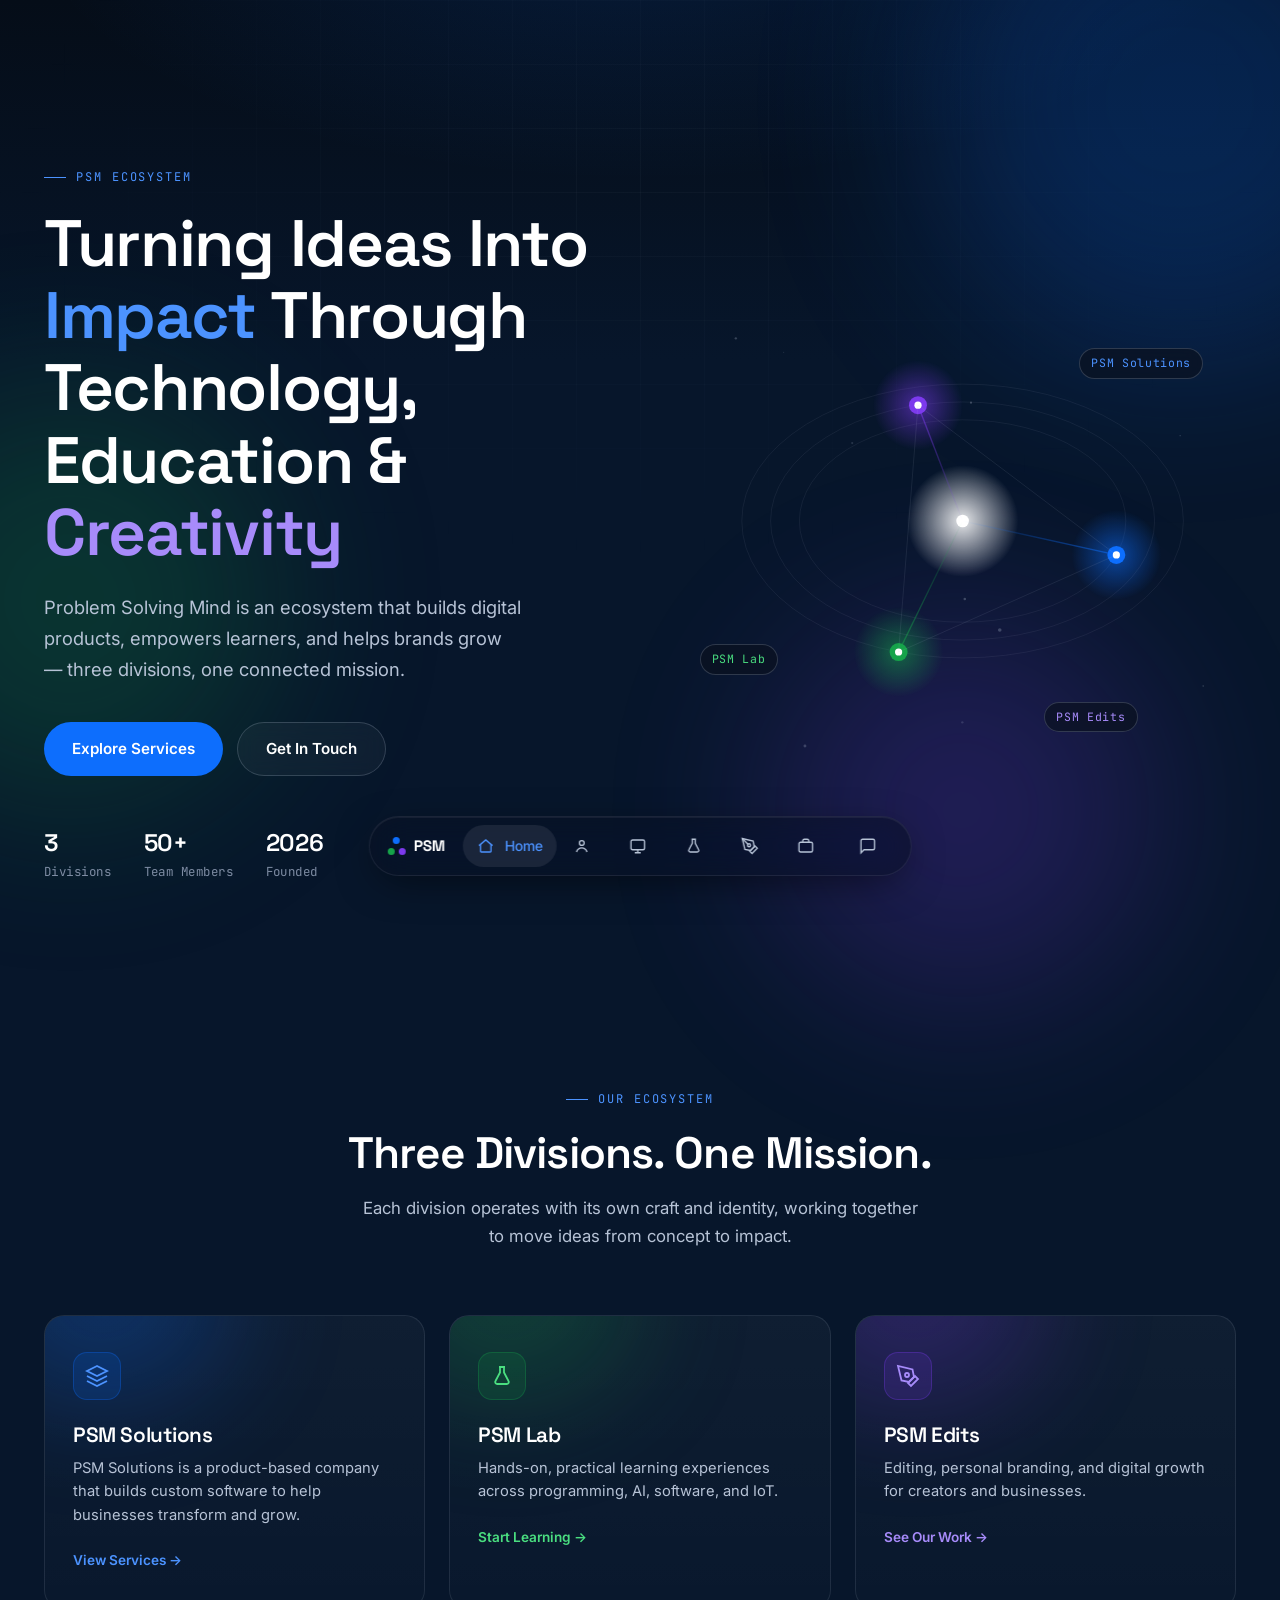
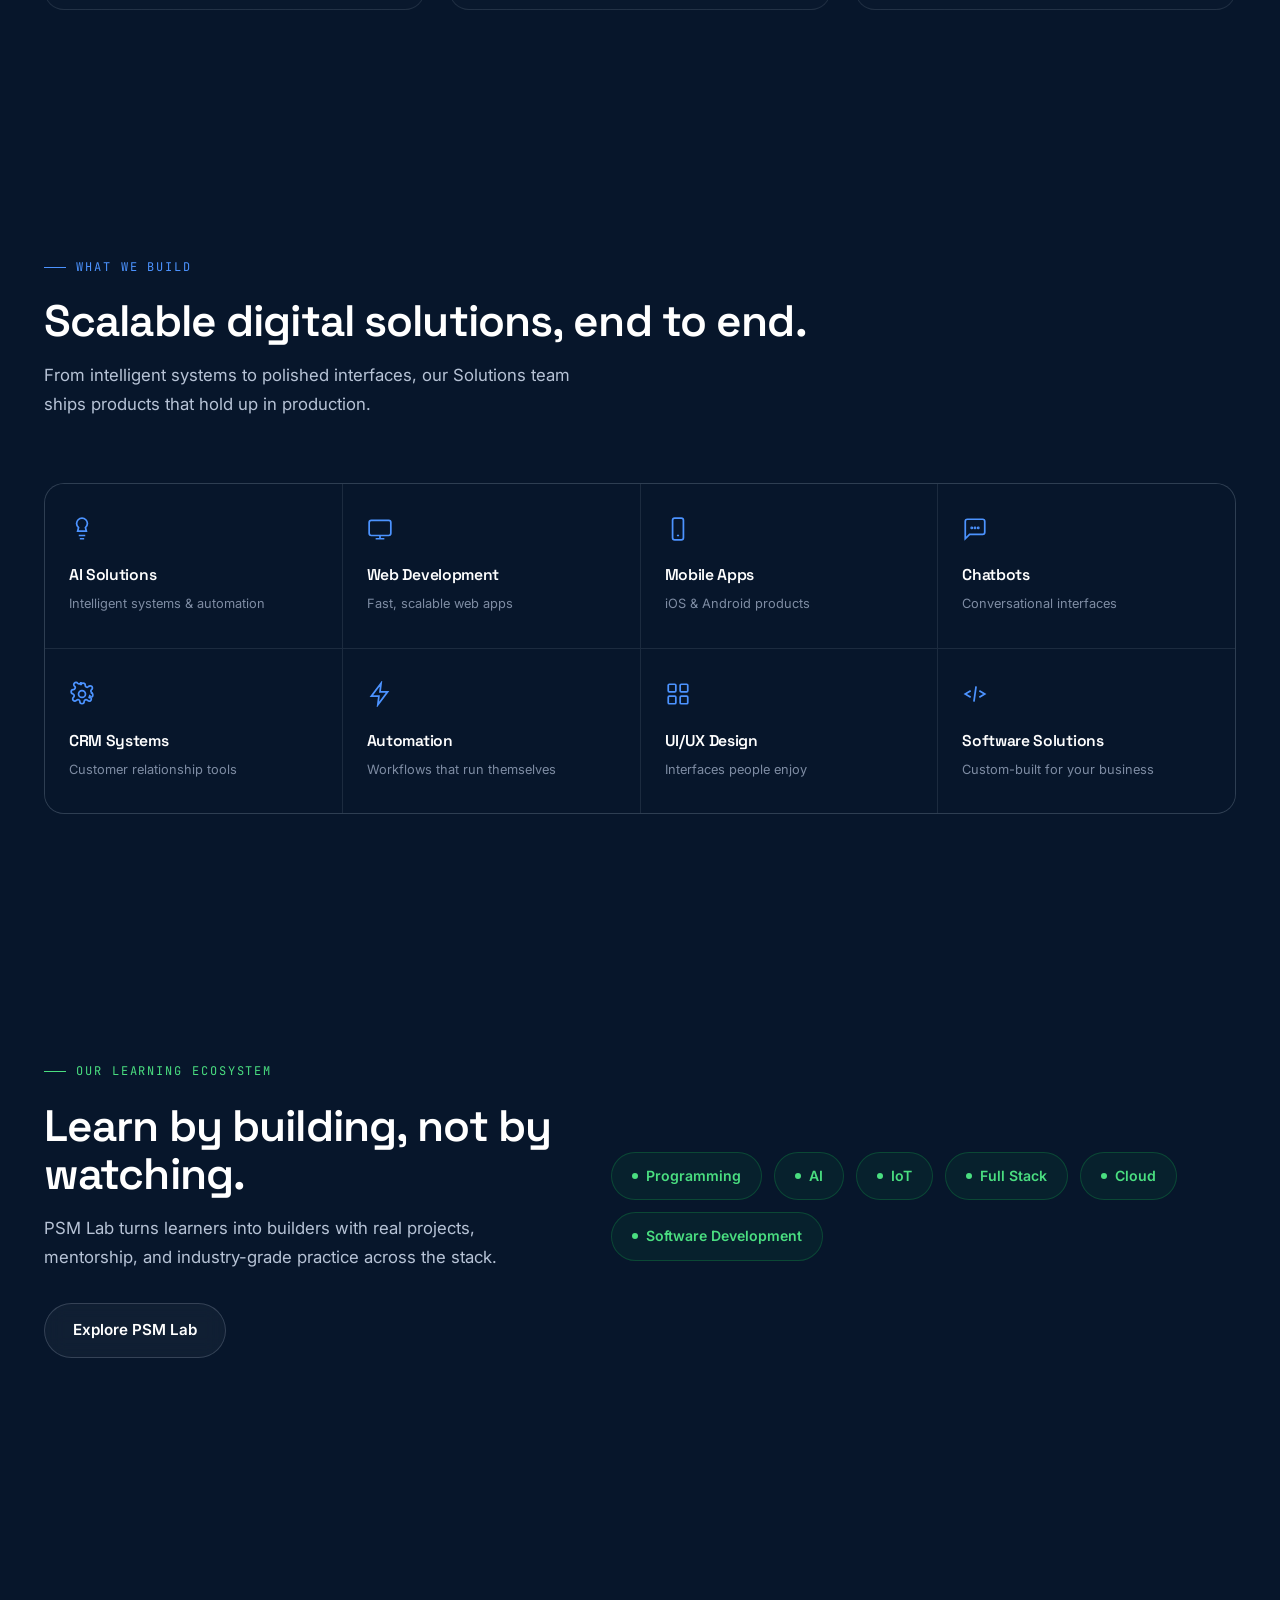
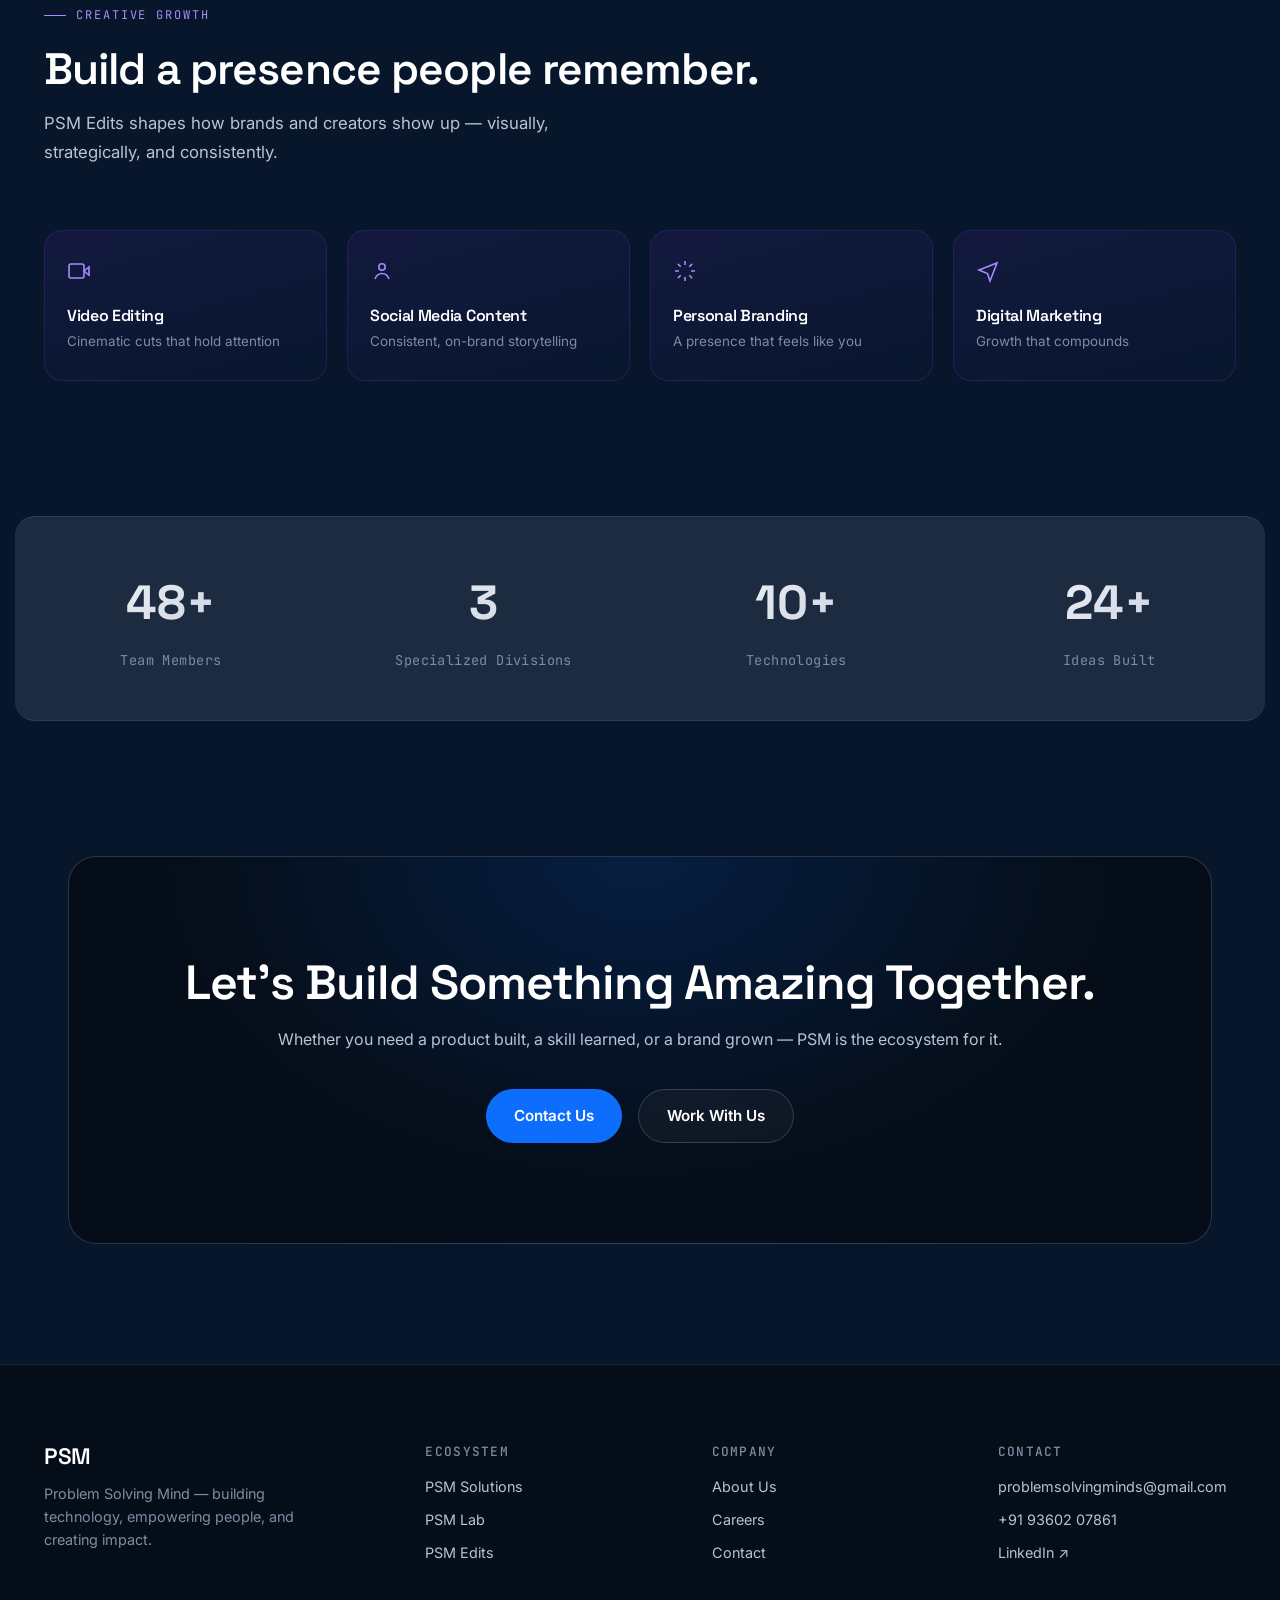
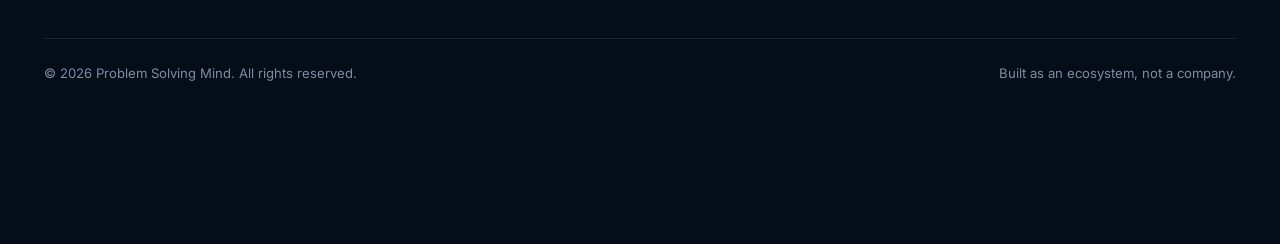
<file: index.html>
<!DOCTYPE html>
<html lang="en">
<head>
<meta charset="UTF-8">
<meta name="viewport" content="width=device-width, initial-scale=1.0">
<title>PSM — Problem Solving Mind | Technology, Education &amp; Creativity</title>
<meta name="description" content="Problem Solving Mind (PSM) is an ecosystem of three divisions — Solutions, Lab, and Edits — building digital products, empowering learners, and helping brands grow.">
<link rel="preconnect" href="https://fonts.googleapis.com">
<link href="https://fonts.googleapis.com/css2?family=Space+Grotesk:wght@500;600;700&family=Inter:wght@400;500;600;700&family=JetBrains+Mono:wght@400;500&display=swap" rel="stylesheet">
<link rel="stylesheet" href="css/core.css">
<link rel="stylesheet" href="css/home.css">
</head>
<body>

<div class="bg-field"></div>
<div class="bg-grid"></div>
<div class="blob" style="width:520px;height:520px;top:-160px;right:-160px;background:#0D6EFD;"></div>
<div class="blob" style="width:420px;height:420px;bottom:10%;left:-140px;background:#16A34A;"></div>
<div class="blob" style="width:380px;height:380px;bottom:-100px;right:10%;background:#7C3AED;"></div>

<!-- ============ NAVBAR ============ -->
<nav class="island-nav" id="islandNav">
  <a href="index.html" class="island-nav__brand">
    <span class="dot-cluster"><span></span><span></span><span></span></span>
    <span class="brand-text">PSM</span>
  </a>
  <div class="island-nav__links">
    <a href="index.html" class="island-nav__link is-active">
      <svg viewBox="0 0 24 24" fill="none" stroke="currentColor" stroke-width="1.8"><path d="M3 11.5 12 4l9 7.5"/><path d="M5 10v9a1 1 0 0 0 1 1h12a1 1 0 0 0 1-1v-9"/></svg>
      <span class="link-label">Home</span>
    </a>
    <a href="about.html" class="island-nav__link">
      <svg viewBox="0 0 24 24" fill="none" stroke="currentColor" stroke-width="1.8"><circle cx="12" cy="8" r="3.2"/><path d="M5 20c1.2-3.6 4-5.5 7-5.5s5.8 1.9 7 5.5"/></svg>
      <span class="link-label">About</span>
    </a>
    <a href="solutions.html" class="island-nav__link">
      <svg viewBox="0 0 24 24" fill="none" stroke="currentColor" stroke-width="1.8"><rect x="3" y="4" width="18" height="13" rx="2"/><path d="M8 21h8M12 17v4"/></svg>
      <span class="link-label">Solutions</span>
    </a>
    <a href="lab.html" class="island-nav__link">
      <svg viewBox="0 0 24 24" fill="none" stroke="currentColor" stroke-width="1.8"><path d="M9 3h6M10 3v5.5L5.5 17a2 2 0 0 0 1.8 3h9.4a2 2 0 0 0 1.8-3L14 8.5V3"/></svg>
      <span class="link-label">Lab</span>
    </a>
    <a href="edits.html" class="island-nav__link">
      <svg viewBox="0 0 24 24" fill="none" stroke="currentColor" stroke-width="1.8"><path d="m12 19 7-7 3 3-7 7-3-3z"/><path d="m18 13-1.5-7.5L2 2l3.5 14.5L13 18z"/><path d="m2 2 7.586 7.586"/><circle cx="11" cy="11" r="2"/></svg>
      <span class="link-label">Edits</span>
    </a>
    <a href="careers.html" class="island-nav__link">
      <svg viewBox="0 0 24 24" fill="none" stroke="currentColor" stroke-width="1.8"><rect x="3" y="7" width="18" height="13" rx="2"/><path d="M8 7V5a2 2 0 0 1 2-2h4a2 2 0 0 1 2 2v2"/></svg>
      <span class="link-label">Careers</span>
    </a>
    <a href="contact.html" class="island-nav__link island-nav__cta">
      <svg viewBox="0 0 24 24" fill="none" stroke="currentColor" stroke-width="1.8"><path d="M21 15a2 2 0 0 1-2 2H7l-4 4V5a2 2 0 0 1 2-2h14a2 2 0 0 1 2 2z"/></svg>
      <span class="link-label">Contact</span>
    </a>
  </div>
  <button class="island-nav__toggle" id="navToggle" aria-label="Toggle navigation">
    <svg viewBox="0 0 24 24" fill="none" stroke="currentColor" stroke-width="1.8"><path d="M3 6h18M3 12h18M3 18h18"/></svg>
  </button>
</nav>

<!-- ============ HERO ============ -->
<header class="hero">
  <div class="container hero-grid">
    <div class="hero-copy">
      <p class="eyebrow">PSM Ecosystem</p>
      <h1>Turning Ideas Into <span class="accent-blue">Impact</span> Through Technology, Education &amp; <span class="accent-purple">Creativity</span></h1>
      <p class="lead">Problem Solving Mind is an ecosystem that builds digital products, empowers learners, and helps brands grow — three divisions, one connected mission.</p>
      <div class="hero-actions">
        <a href="solutions.html" class="btn btn-primary">Explore Services</a>
        <a href="contact.html" class="btn btn-ghost">Get In Touch</a>
      </div>
      <div class="hero-meta">
        <div class="meta-item"><strong>3</strong>Divisions</div>
        <div class="meta-item"><strong>50+</strong>Team Members</div>
        <div class="meta-item"><strong>2026</strong>Founded</div>
      </div>
    </div>
    <div class="hero-visual" data-parallax="6">
      <canvas id="orbit-canvas"></canvas>
      <span class="orbit-label l-solutions">PSM Solutions</span>
      <span class="orbit-label l-lab">PSM Lab</span>
      <span class="orbit-label l-edits">PSM Edits</span>
    </div>
  </div>
</header>

<!-- ============ ECOSYSTEM ============ -->
<section id="ecosystem">
  <div class="container">
    <div class="section-head center reveal">
      <p class="eyebrow" style="justify-content:center;">Our Ecosystem</p>
      <h2 class="section-title">Three Divisions. One Mission.</h2>
      <p class="section-lead">Each division operates with its own craft and identity, working together to move ideas from concept to impact.</p>
    </div>
    <div class="eco-grid">
      <div class="eco-card c-solutions reveal">
        <div class="eco-icon">
          <svg viewBox="0 0 24 24" fill="none" stroke="currentColor" stroke-width="1.8"><path d="M12 2 2 7l10 5 10-5-10-5z"/><path d="m2 17 10 5 10-5M2 12l10 5 10-5"/></svg>
        </div>
        <h3>PSM Solutions</h3>
        <p>PSM Solutions is a product-based company that builds custom software to help businesses transform and grow.</p>
        <a href="solutions.html" class="eco-link">View Services →</a>
      </div>
      <div class="eco-card c-lab reveal reveal-delay-1">
        <div class="eco-icon">
          <svg viewBox="0 0 24 24" fill="none" stroke="currentColor" stroke-width="1.8"><path d="M9 3h6M10 3v5.5L5.5 17a2 2 0 0 0 1.8 3h9.4a2 2 0 0 0 1.8-3L14 8.5V3"/></svg>
        </div>
        <h3>PSM Lab</h3>
        <p>Hands-on, practical learning experiences across programming, AI, software, and IoT.</p>
        <a href="lab.html" class="eco-link">Start Learning →</a>
      </div>
      <div class="eco-card c-edits reveal reveal-delay-2">
        <div class="eco-icon">
          <svg viewBox="0 0 24 24" fill="none" stroke="currentColor" stroke-width="1.8"><path d="m12 19 7-7 3 3-7 7-3-3z"/><path d="m18 13-1.5-7.5L2 2l3.5 14.5L13 18z"/><circle cx="11" cy="11" r="2"/></svg>
        </div>
        <h3>PSM Edits</h3>
        <p>Editing, personal branding, and digital growth for creators and businesses.</p>
        <a href="edits.html" class="eco-link">See Our Work →</a>
      </div>
    </div>
  </div>
</section>

<!-- ============ WHAT WE BUILD ============ -->
<section id="build">
  <div class="container">
    <div class="section-head reveal">
      <p class="eyebrow">What We Build</p>
      <h2 class="section-title">Scalable digital solutions, end to end.</h2>
      <p class="section-lead">From intelligent systems to polished interfaces, our Solutions team ships products that hold up in production.</p>
    </div>
    <div class="service-grid reveal">
      <div class="service-tile">
        <svg viewBox="0 0 24 24" fill="none" stroke="currentColor" stroke-width="1.6"><path d="M12 2a5 5 0 0 0-5 5c0 1.5.7 2.8 1.8 3.7L8 14h8l-.8-3.3A5 5 0 0 0 17 7a5 5 0 0 0-5-5z"/><path d="M9 18h6M10 21h4"/></svg>
        <h4>AI Solutions</h4><span>Intelligent systems &amp; automation</span>
      </div>
      <div class="service-tile">
        <svg viewBox="0 0 24 24" fill="none" stroke="currentColor" stroke-width="1.6"><rect x="2" y="4" width="20" height="14" rx="2"/><path d="M8 21h8M12 18v3"/></svg>
        <h4>Web Development</h4><span>Fast, scalable web apps</span>
      </div>
      <div class="service-tile">
        <svg viewBox="0 0 24 24" fill="none" stroke="currentColor" stroke-width="1.6"><rect x="7" y="2" width="10" height="20" rx="2"/><path d="M11 18h2"/></svg>
        <h4>Mobile Apps</h4><span>iOS &amp; Android products</span>
      </div>
      <div class="service-tile">
        <svg viewBox="0 0 24 24" fill="none" stroke="currentColor" stroke-width="1.6"><path d="M21 15a2 2 0 0 1-2 2H7l-4 4V5a2 2 0 0 1 2-2h14a2 2 0 0 1 2 2z"/><circle cx="9" cy="11" r="0.5" fill="currentColor"/><circle cx="12" cy="11" r="0.5" fill="currentColor"/><circle cx="15" cy="11" r="0.5" fill="currentColor"/></svg>
        <h4>Chatbots</h4><span>Conversational interfaces</span>
      </div>
      <div class="service-tile">
        <svg viewBox="0 0 24 24" fill="none" stroke="currentColor" stroke-width="1.6"><circle cx="12" cy="12" r="3.2"/><path d="M19.4 13a1.7 1.7 0 0 0 .3 1.9l.1.1a2 2 0 1 1-2.8 2.8l-.1-.1a1.7 1.7 0 0 0-1.9-.3 1.7 1.7 0 0 0-1 1.5V19a2 2 0 1 1-4 0v-.1a1.7 1.7 0 0 0-1-1.6 1.7 1.7 0 0 0-1.9.3l-.1.1a2 2 0 1 1-2.8-2.8l.1-.1a1.7 1.7 0 0 0 .3-1.9 1.7 1.7 0 0 0-1.5-1H4a2 2 0 1 1 0-4h.1a1.7 1.7 0 0 0 1.5-1 1.7 1.7 0 0 0-.3-1.9l-.1-.1a2 2 0 1 1 2.8-2.8l.1.1a1.7 1.7 0 0 0 1.9.3H10a1.7 1.7 0 0 0 1-1.5V4a2 2 0 1 1 4 0v.1a1.7 1.7 0 0 0 1 1.5 1.7 1.7 0 0 0 1.9-.3l.1-.1a2 2 0 1 1 2.8 2.8l-.1.1a1.7 1.7 0 0 0-.3 1.9V10a1.7 1.7 0 0 0 1.5 1H20a2 2 0 1 1 0 4h-.1a1.7 1.7 0 0 0-1.5 1z"/></svg>
        <h4>CRM Systems</h4><span>Customer relationship tools</span>
      </div>
      <div class="service-tile">
        <svg viewBox="0 0 24 24" fill="none" stroke="currentColor" stroke-width="1.6"><path d="M13 2 4 14h7l-1 8 9-12h-7l1-8z"/></svg>
        <h4>Automation</h4><span>Workflows that run themselves</span>
      </div>
      <div class="service-tile">
        <svg viewBox="0 0 24 24" fill="none" stroke="currentColor" stroke-width="1.6"><rect x="3" y="3" width="7" height="7" rx="1"/><rect x="14" y="3" width="7" height="7" rx="1"/><rect x="3" y="14" width="7" height="7" rx="1"/><rect x="14" y="14" width="7" height="7" rx="1"/></svg>
        <h4>UI/UX Design</h4><span>Interfaces people enjoy</span>
      </div>
      <div class="service-tile">
        <svg viewBox="0 0 24 24" fill="none" stroke="currentColor" stroke-width="1.6"><path d="m8 9-5 3 5 3M16 9l5 3-5 3M13 5l-2 14"/></svg>
        <h4>Software Solutions</h4><span>Custom-built for your business</span>
      </div>
    </div>
  </div>
</section>

<!-- ============ LEARNING ECOSYSTEM ============ -->
<section id="learning">
  <div class="container learn-wrap">
    <div class="reveal">
      <p class="eyebrow is-lab">Our Learning Ecosystem</p>
      <h2 class="section-title">Learn by building, not by watching.</h2>
      <p class="section-lead">PSM Lab turns learners into builders with real projects, mentorship, and industry-grade practice across the stack.</p>
      <div style="margin-top:32px;">
        <a href="lab.html" class="btn btn-ghost">Explore PSM Lab</a>
      </div>
    </div>
    <div class="topic-pills reveal reveal-delay-1">
      <span class="topic-pill"><span class="dot"></span>Programming</span>
      <span class="topic-pill"><span class="dot"></span>AI</span>
      <span class="topic-pill"><span class="dot"></span>IoT</span>
      <span class="topic-pill"><span class="dot"></span>Full Stack</span>
      <span class="topic-pill"><span class="dot"></span>Cloud</span>
      <span class="topic-pill"><span class="dot"></span>Software Development</span>
    </div>
  </div>
</section>

<!-- ============ CREATIVE GROWTH ============ -->
<section id="creative">
  <div class="container">
    <div class="section-head reveal">
      <p class="eyebrow is-edits">Creative Growth</p>
      <h2 class="section-title">Build a presence people remember.</h2>
      <p class="section-lead">PSM Edits shapes how brands and creators show up — visually, strategically, and consistently.</p>
    </div>
    <div class="creative-grid">
      <div class="creative-card reveal">
        <svg viewBox="0 0 24 24" fill="none" stroke="currentColor" stroke-width="1.6"><rect x="2" y="5" width="15" height="14" rx="2"/><path d="m22 8-5 4 5 4z"/></svg>
        <h4>Video Editing</h4><p>Cinematic cuts that hold attention</p>
      </div>
      <div class="creative-card reveal reveal-delay-1">
        <svg viewBox="0 0 24 24" fill="none" stroke="currentColor" stroke-width="1.6"><circle cx="12" cy="8" r="3.2"/><path d="M5 20c1.2-3.6 4-5.5 7-5.5s5.8 1.9 7 5.5"/></svg>
        <h4>Social Media Content</h4><p>Consistent, on-brand storytelling</p>
      </div>
      <div class="creative-card reveal reveal-delay-2">
        <svg viewBox="0 0 24 24" fill="none" stroke="currentColor" stroke-width="1.6"><path d="M12 2v4M12 18v4M4.9 4.9l2.8 2.8M16.3 16.3l2.8 2.8M2 12h4M18 12h4M4.9 19.1l2.8-2.8M16.3 7.7l2.8-2.8"/></svg>
        <h4>Personal Branding</h4><p>A presence that feels like you</p>
      </div>
      <div class="creative-card reveal reveal-delay-3">
        <svg viewBox="0 0 24 24" fill="none" stroke="currentColor" stroke-width="1.6"><path d="M3 11l18-7-7 18-2.5-7.5L3 11z"/></svg>
        <h4>Digital Marketing</h4><p>Growth that compounds</p>
      </div>
    </div>
  </div>
</section>

<!-- ============ IMPACT NUMBERS ============ -->
<section id="impact" style="padding: 15px;">
  <div class="impact-strip">
    <div class="impact-cell reveal"><div class="num" data-counter="50" data-suffix="+">0</div><div class="label">Team Members</div></div>
    <div class="impact-cell reveal reveal-delay-1"><div class="num" data-counter="3">0</div><div class="label">Specialized Divisions</div></div>
    <div class="impact-cell reveal reveal-delay-2"><div class="num" data-counter="10" data-suffix="+">0</div><div class="label">Technologies</div></div>
    <div class="impact-cell reveal reveal-delay-3"><div class="num" data-counter="25" data-suffix="+">0</div><div class="label">Ideas Built</div></div>
  </div>
</section>

<!-- ============ FINAL CTA ============ -->
<section id="final-cta">
  <div class="container">
    <div class="cta-block reveal">
      <h2>Let's Build Something Amazing Together.</h2>
      <p>Whether you need a product built, a skill learned, or a brand grown — PSM is the ecosystem for it.</p>
      <div class="cta-actions">
        <a href="contact.html" class="btn btn-primary">Contact Us</a>
        <a href="careers.html" class="btn btn-ghost">Work With Us</a>
      </div>
    </div>
  </div>
</section>

<!-- ============ FOOTER ============ -->
<footer class="site-footer">
  <div class="container">
    <div class="footer-grid">
      <div class="footer-brand">
        <h3>PSM</h3>
        <p>Problem Solving Mind — building technology, empowering people, and creating impact.</p>
      </div>
      <div class="footer-col">
        <h4>Ecosystem</h4>
        <a href="solutions.html">PSM Solutions</a>
        <a href="lab.html">PSM Lab</a>
        <a href="edits.html">PSM Edits</a>
      </div>
      <div class="footer-col">
        <h4>Company</h4>
        <a href="about.html">About Us</a>
        <a href="careers.html">Careers</a>
        <a href="contact.html">Contact</a>
      </div>
      <div class="footer-col">
        <h4>Contact</h4>
        <span>problemsolvingminds@gmail.com</span>
        <span>+91 93602 07861</span>
        <a href="https://www.linkedin.com/company/problem-solving-minds/" target="_blank" rel="noopener">LinkedIn ↗</a>
      </div>
    </div>
    <div class="footer-bottom">
      <span>© 2026 Problem Solving Mind. All rights reserved.</span>
      <span>Built as an ecosystem, not a company.</span>
    </div>
  </div>
</footer>

<script src="js/main.js"></script>
<script src="js/orbit.js"></script>
</body>
</html>
</file>
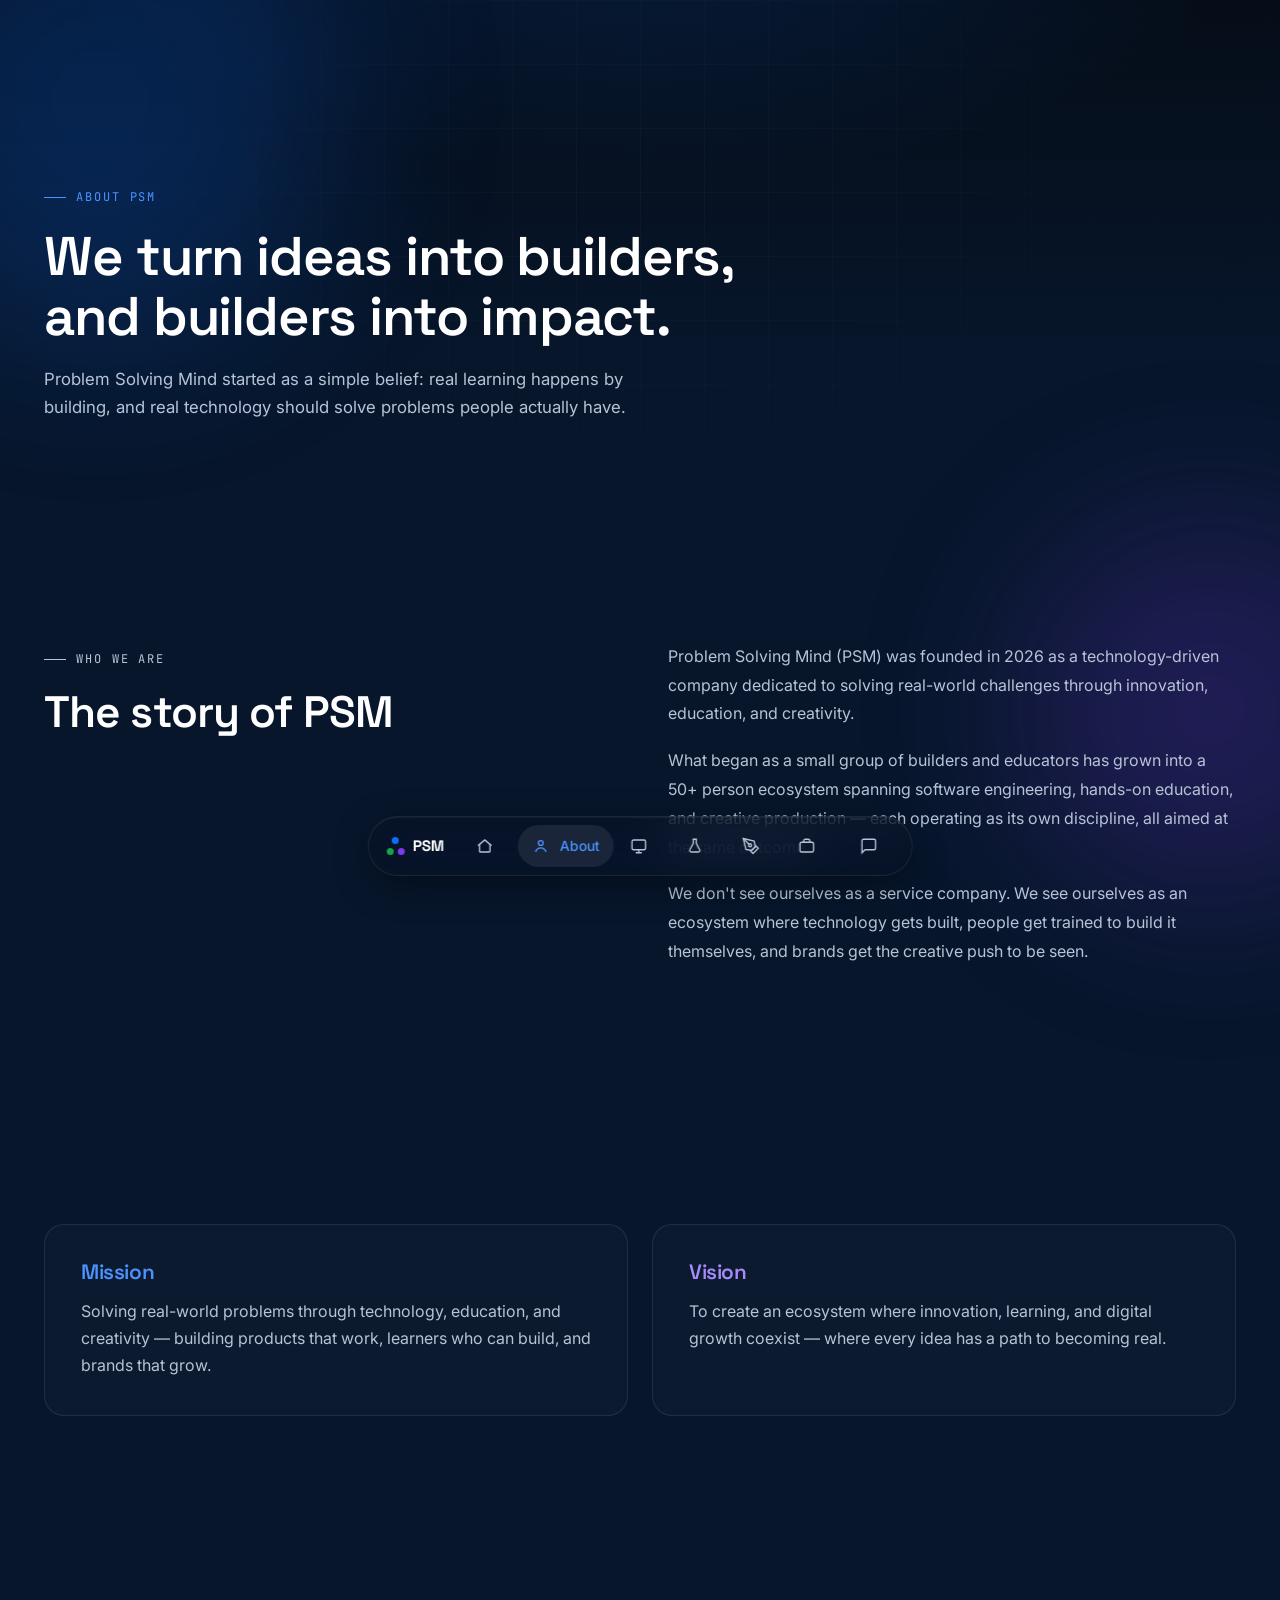
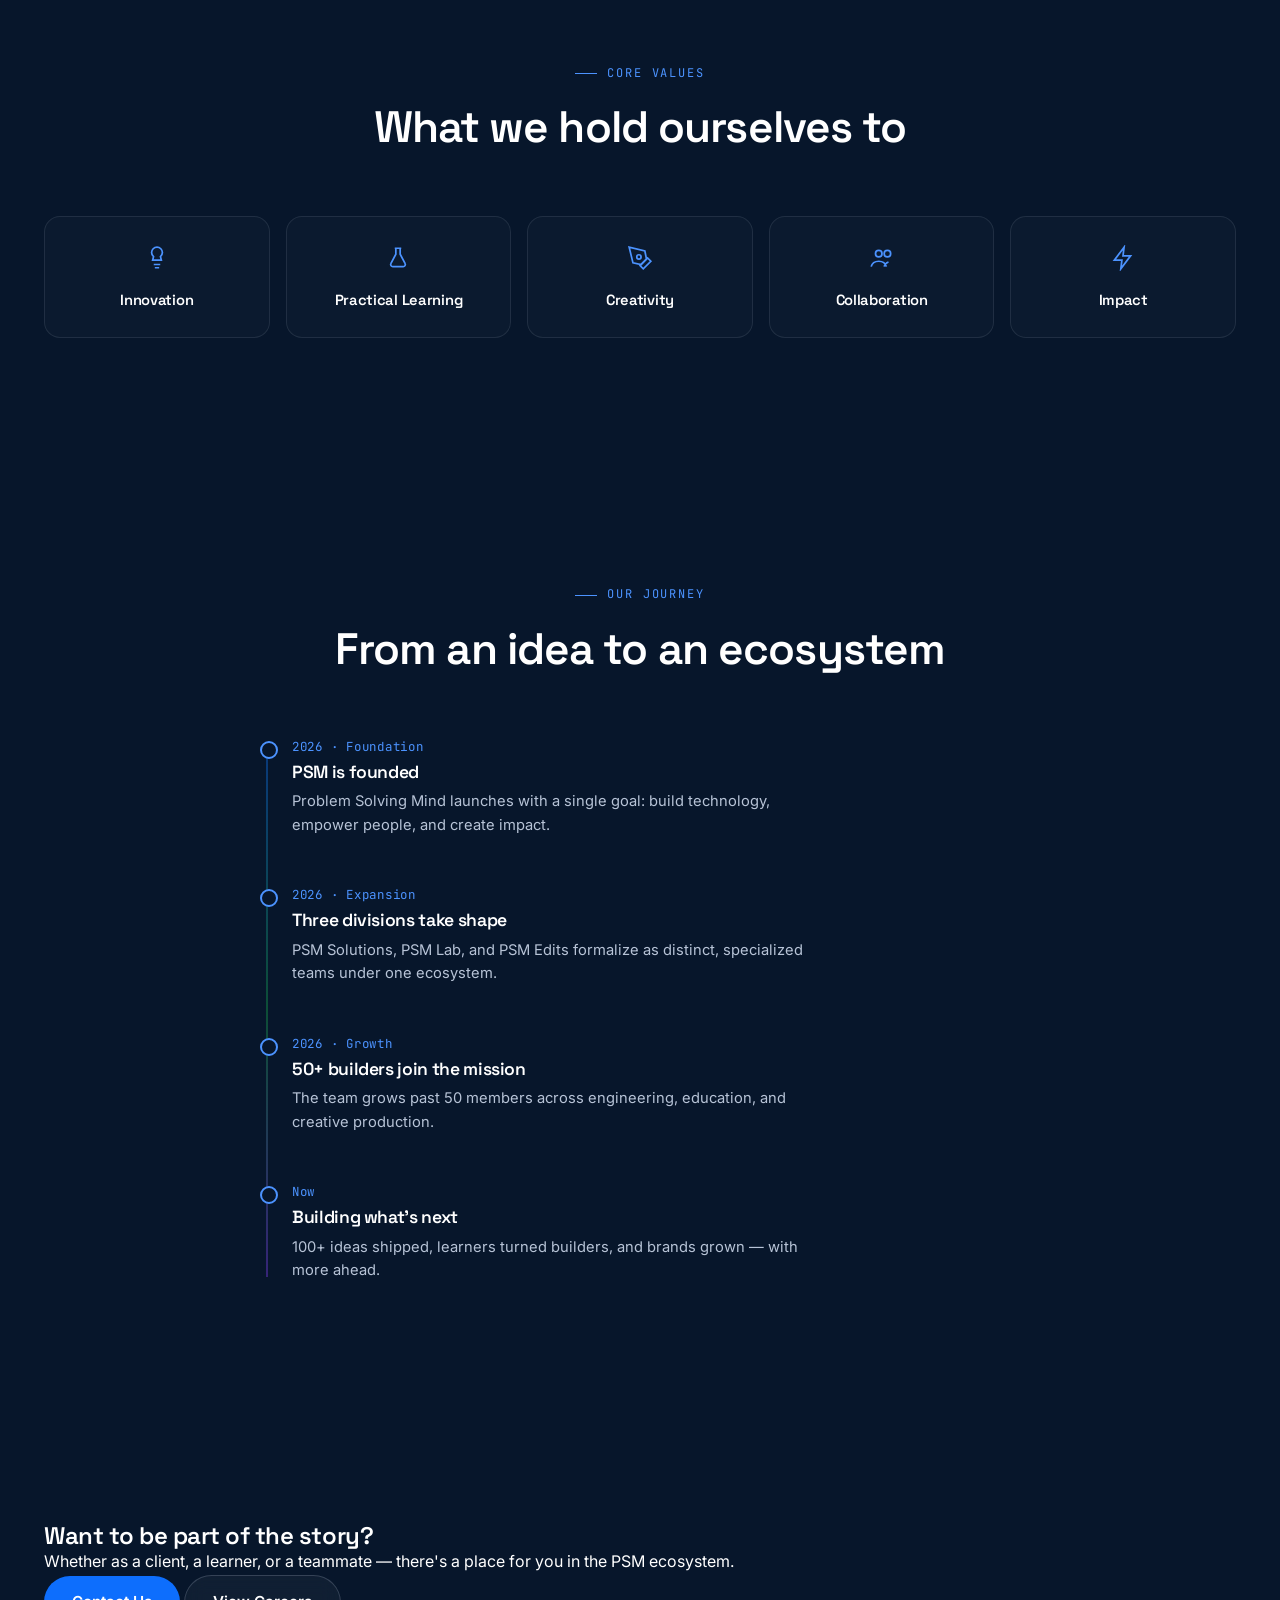
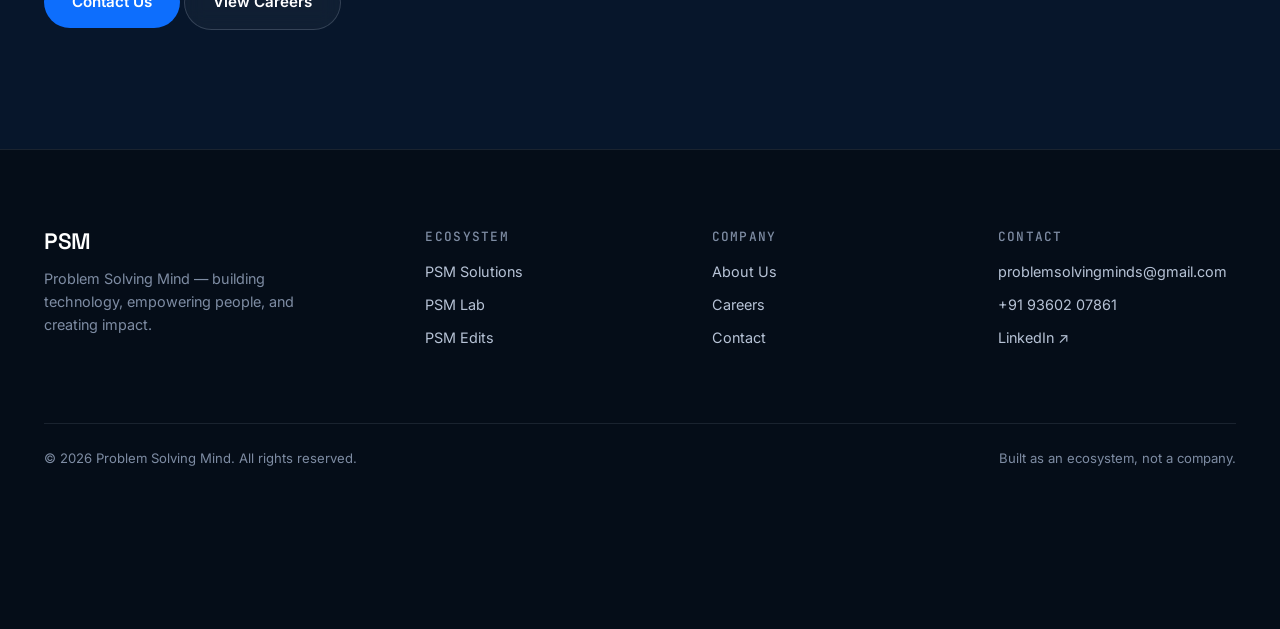
<file: about.html>
<!DOCTYPE html>
<html lang="en">
<head>
<meta charset="UTF-8">
<meta name="viewport" content="width=device-width, initial-scale=1.0">
<title>About PSM — Problem Solving Mind</title>
<meta name="description" content="Learn about Problem Solving Mind's mission, vision, values, and journey building an ecosystem of technology, education, and creativity.">
<link rel="preconnect" href="https://fonts.googleapis.com">
<link href="https://fonts.googleapis.com/css2?family=Space+Grotesk:wght@500;600;700&family=Inter:wght@400;500;600;700&family=JetBrains+Mono:wght@400;500&display=swap" rel="stylesheet">
<link rel="stylesheet" href="css/core.css">
<link rel="stylesheet" href="css/about.css">
</head>
<body>

<div class="bg-field"></div>
<div class="bg-grid"></div>

<div class="blob" style="width:480px;height:480px;top:-140px;left:-140px;background:#0D6EFD;"></div>
<div class="blob" style="width:380px;height:380px;bottom:0;right:-120px;background:#7C3AED;"></div>

<nav class="island-nav" id="islandNav">
  <a href="index.html" class="island-nav__brand">
    <span class="dot-cluster"><span></span><span></span><span></span></span>
    <span class="brand-text">PSM</span>
  </a>
  <div class="island-nav__links">
    <a href="index.html" class="island-nav__link" data-key="home">
      <svg viewBox="0 0 24 24" fill="none" stroke="currentColor" stroke-width="1.8"><path d="M3 11.5 12 4l9 7.5"/><path d="M5 10v9a1 1 0 0 0 1 1h12a1 1 0 0 0 1-1v-9"/></svg>
      <span class="link-label">Home</span>
    </a>
    <a href="about.html" class="island-nav__link is-active" data-key="about">
      <svg viewBox="0 0 24 24" fill="none" stroke="currentColor" stroke-width="1.8"><circle cx="12" cy="8" r="3.2"/><path d="M5 20c1.2-3.6 4-5.5 7-5.5s5.8 1.9 7 5.5"/></svg>
      <span class="link-label">About</span>
    </a>
    <a href="solutions.html" class="island-nav__link" data-key="solutions">
      <svg viewBox="0 0 24 24" fill="none" stroke="currentColor" stroke-width="1.8"><rect x="3" y="4" width="18" height="13" rx="2"/><path d="M8 21h8M12 17v4"/></svg>
      <span class="link-label">Solutions</span>
    </a>
    <a href="lab.html" class="island-nav__link" data-key="lab">
      <svg viewBox="0 0 24 24" fill="none" stroke="currentColor" stroke-width="1.8"><path d="M9 3h6M10 3v5.5L5.5 17a2 2 0 0 0 1.8 3h9.4a2 2 0 0 0 1.8-3L14 8.5V3"/></svg>
      <span class="link-label">Lab</span>
    </a>
    <a href="edits.html" class="island-nav__link" data-key="edits">
      <svg viewBox="0 0 24 24" fill="none" stroke="currentColor" stroke-width="1.8"><path d="m12 19 7-7 3 3-7 7-3-3z"/><path d="m18 13-1.5-7.5L2 2l3.5 14.5L13 18z"/><path d="m2 2 7.586 7.586"/><circle cx="11" cy="11" r="2"/></svg>
      <span class="link-label">Edits</span>
    </a>
    <a href="careers.html" class="island-nav__link" data-key="careers">
      <svg viewBox="0 0 24 24" fill="none" stroke="currentColor" stroke-width="1.8"><rect x="3" y="7" width="18" height="13" rx="2"/><path d="M8 7V5a2 2 0 0 1 2-2h4a2 2 0 0 1 2 2v2"/></svg>
      <span class="link-label">Careers</span>
    </a>
    <a href="contact.html" class="island-nav__link island-nav__cta" data-key="contact">
      <svg viewBox="0 0 24 24" fill="none" stroke="currentColor" stroke-width="1.8"><path d="M21 15a2 2 0 0 1-2 2H7l-4 4V5a2 2 0 0 1 2-2h14a2 2 0 0 1 2 2z"/></svg>
      <span class="link-label">Contact</span>
    </a>
  </div>
  <button class="island-nav__toggle" id="navToggle" aria-label="Toggle navigation">
    <svg viewBox="0 0 24 24" fill="none" stroke="currentColor" stroke-width="1.8"><path d="M3 6h18M3 12h18M3 18h18"/></svg>
  </button>
</nav>


<header class="page-hero">
  <div class="container">
    <p class="eyebrow">About PSM</p>
    <h1 style="font-size:clamp(2.2rem,4.6vw,3.4rem);max-width:780px;">We turn ideas into builders, and builders into impact.</h1>
    <p class="section-lead" style="max-width:600px;margin-top:18px;">Problem Solving Mind started as a simple belief: real learning happens by building, and real technology should solve problems people actually have.</p>
  </div>
</header>

<section id="who-we-are">
  <div class="container story-grid">
    <div class="reveal">
      <p class="eyebrow">Who We Are</p>
      <h2 class="section-title">The story of PSM</h2>
    </div>
    <div class="reveal reveal-delay-1">
      <p>Problem Solving Mind (PSM) was founded in 2026 as a technology-driven company dedicated to solving real-world challenges through innovation, education, and creativity.</p>
      <p>What began as a small group of builders and educators has grown into a 50+ person ecosystem spanning software engineering, hands-on education, and creative production — each operating as its own discipline, all aimed at the same outcome.</p>
      <p>We don't see ourselves as a service company. We see ourselves as an ecosystem where technology gets built, people get trained to build it themselves, and brands get the creative push to be seen.</p>
    </div>
  </div>
</section>

<section id="mission-vision">
  <div class="container">
    <div class="mv-grid">
      <div class="mv-card reveal">
        <h3 class="text-blue">Mission</h3>
        <p>Solving real-world problems through technology, education, and creativity — building products that work, learners who can build, and brands that grow.</p>
      </div>
      <div class="mv-card reveal reveal-delay-1">
        <h3 class="text-purple">Vision</h3>
        <p>To create an ecosystem where innovation, learning, and digital growth coexist — where every idea has a path to becoming real.</p>
      </div>
    </div>
  </div>
</section>

<section id="values">
  <div class="container">
    <div class="section-head center reveal">
      <p class="eyebrow" style="justify-content:center;">Core Values</p>
      <h2 class="section-title">What we hold ourselves to</h2>
    </div>
    <div class="values-grid">
      <div class="value-card reveal">
        <svg viewBox="0 0 24 24" fill="none" stroke="currentColor" stroke-width="1.6"><path d="M12 2a5 5 0 0 0-5 5c0 1.5.7 2.8 1.8 3.7L8 14h8l-.8-3.3A5 5 0 0 0 17 7a5 5 0 0 0-5-5z"/><path d="M9 18h6M10 21h4"/></svg>
        <h4>Innovation</h4>
      </div>
      <div class="value-card reveal reveal-delay-1">
        <svg viewBox="0 0 24 24" fill="none" stroke="currentColor" stroke-width="1.6"><path d="M9 3h6M10 3v5.5L5.5 17a2 2 0 0 0 1.8 3h9.4a2 2 0 0 0 1.8-3L14 8.5V3"/></svg>
        <h4>Practical Learning</h4>
      </div>
      <div class="value-card reveal reveal-delay-2">
        <svg viewBox="0 0 24 24" fill="none" stroke="currentColor" stroke-width="1.6"><path d="m12 19 7-7 3 3-7 7-3-3z"/><path d="m18 13-1.5-7.5L2 2l3.5 14.5L13 18z"/><circle cx="11" cy="11" r="2"/></svg>
        <h4>Creativity</h4>
      </div>
      <div class="value-card reveal reveal-delay-3">
        <svg viewBox="0 0 24 24" fill="none" stroke="currentColor" stroke-width="1.6"><circle cx="9" cy="8" r="3"/><circle cx="17" cy="8" r="3"/><path d="M2 20c.8-3.3 3.4-5 7-5s6.2 1.7 7 5M14 20c.5-2.2 1.9-3.6 4-4.3"/></svg>
        <h4>Collaboration</h4>
      </div>
      <div class="value-card reveal reveal-delay-4">
        <svg viewBox="0 0 24 24" fill="none" stroke="currentColor" stroke-width="1.6"><path d="M13 2 4 14h7l-1 8 9-12h-7l1-8z"/></svg>
        <h4>Impact</h4>
      </div>
    </div>
  </div>
</section>

<section id="timeline">
  <div class="container">
    <div class="section-head center reveal">
      <p class="eyebrow" style="justify-content:center;">Our Journey</p>
      <h2 class="section-title">From an idea to an ecosystem</h2>
    </div>
    <div class="timeline">
      <div class="timeline-item reveal">
        <div class="t-year">2026 · Foundation</div>
        <h4>PSM is founded</h4>
        <p>Problem Solving Mind launches with a single goal: build technology, empower people, and create impact.</p>
      </div>
      <div class="timeline-item reveal reveal-delay-1">
        <div class="t-year">2026 · Expansion</div>
        <h4>Three divisions take shape</h4>
        <p>PSM Solutions, PSM Lab, and PSM Edits formalize as distinct, specialized teams under one ecosystem.</p>
      </div>
      <div class="timeline-item reveal reveal-delay-2">
        <div class="t-year">2026 · Growth</div>
        <h4>50+ builders join the mission</h4>
        <p>The team grows past 50 members across engineering, education, and creative production.</p>
      </div>
      <div class="timeline-item reveal reveal-delay-3">
        <div class="t-year">Now</div>
        <h4>Building what's next</h4>
        <p>100+ ideas shipped, learners turned builders, and brands grown — with more ahead.</p>
      </div>
    </div>
  </div>
</section>

<section id="final-cta">
  <div class="container">
    <div class="cta-block reveal">
      <h2>Want to be part of the story?</h2>
      <p>Whether as a client, a learner, or a teammate — there's a place for you in the PSM ecosystem.</p>
      <div class="cta-actions">
        <a href="contact.html" class="btn btn-primary">Contact Us</a>
        <a href="careers.html" class="btn btn-ghost">View Careers</a>
      </div>
    </div>
  </div>
</section>

<footer class="site-footer">
  <div class="container">
    <div class="footer-grid">
      <div class="footer-brand">
        <h3>PSM</h3>
        <p>Problem Solving Mind — building technology, empowering people, and creating impact.</p>
      </div>
      <div class="footer-col">
        <h4>Ecosystem</h4>
        <a href="solutions.html">PSM Solutions</a>
        <a href="lab.html">PSM Lab</a>
        <a href="edits.html">PSM Edits</a>
      </div>
      <div class="footer-col">
        <h4>Company</h4>
        <a href="about.html">About Us</a>
        <a href="careers.html">Careers</a>
        <a href="contact.html">Contact</a>
      </div>
      <div class="footer-col">
        <h4>Contact</h4>
        <span>problemsolvingminds@gmail.com</span>
        <span>+91 93602 07861</span>
        <a href="https://www.linkedin.com/company/problem-solving-minds/" target="_blank" rel="noopener">LinkedIn ↗</a>
      </div>
    </div>
    <div class="footer-bottom">
      <span>© 2026 Problem Solving Mind. All rights reserved.</span>
      <span>Built as an ecosystem, not a company.</span>
    </div>
  </div>
</footer>


<script src="js/main.js"></script>

</body>
</html>
</file>
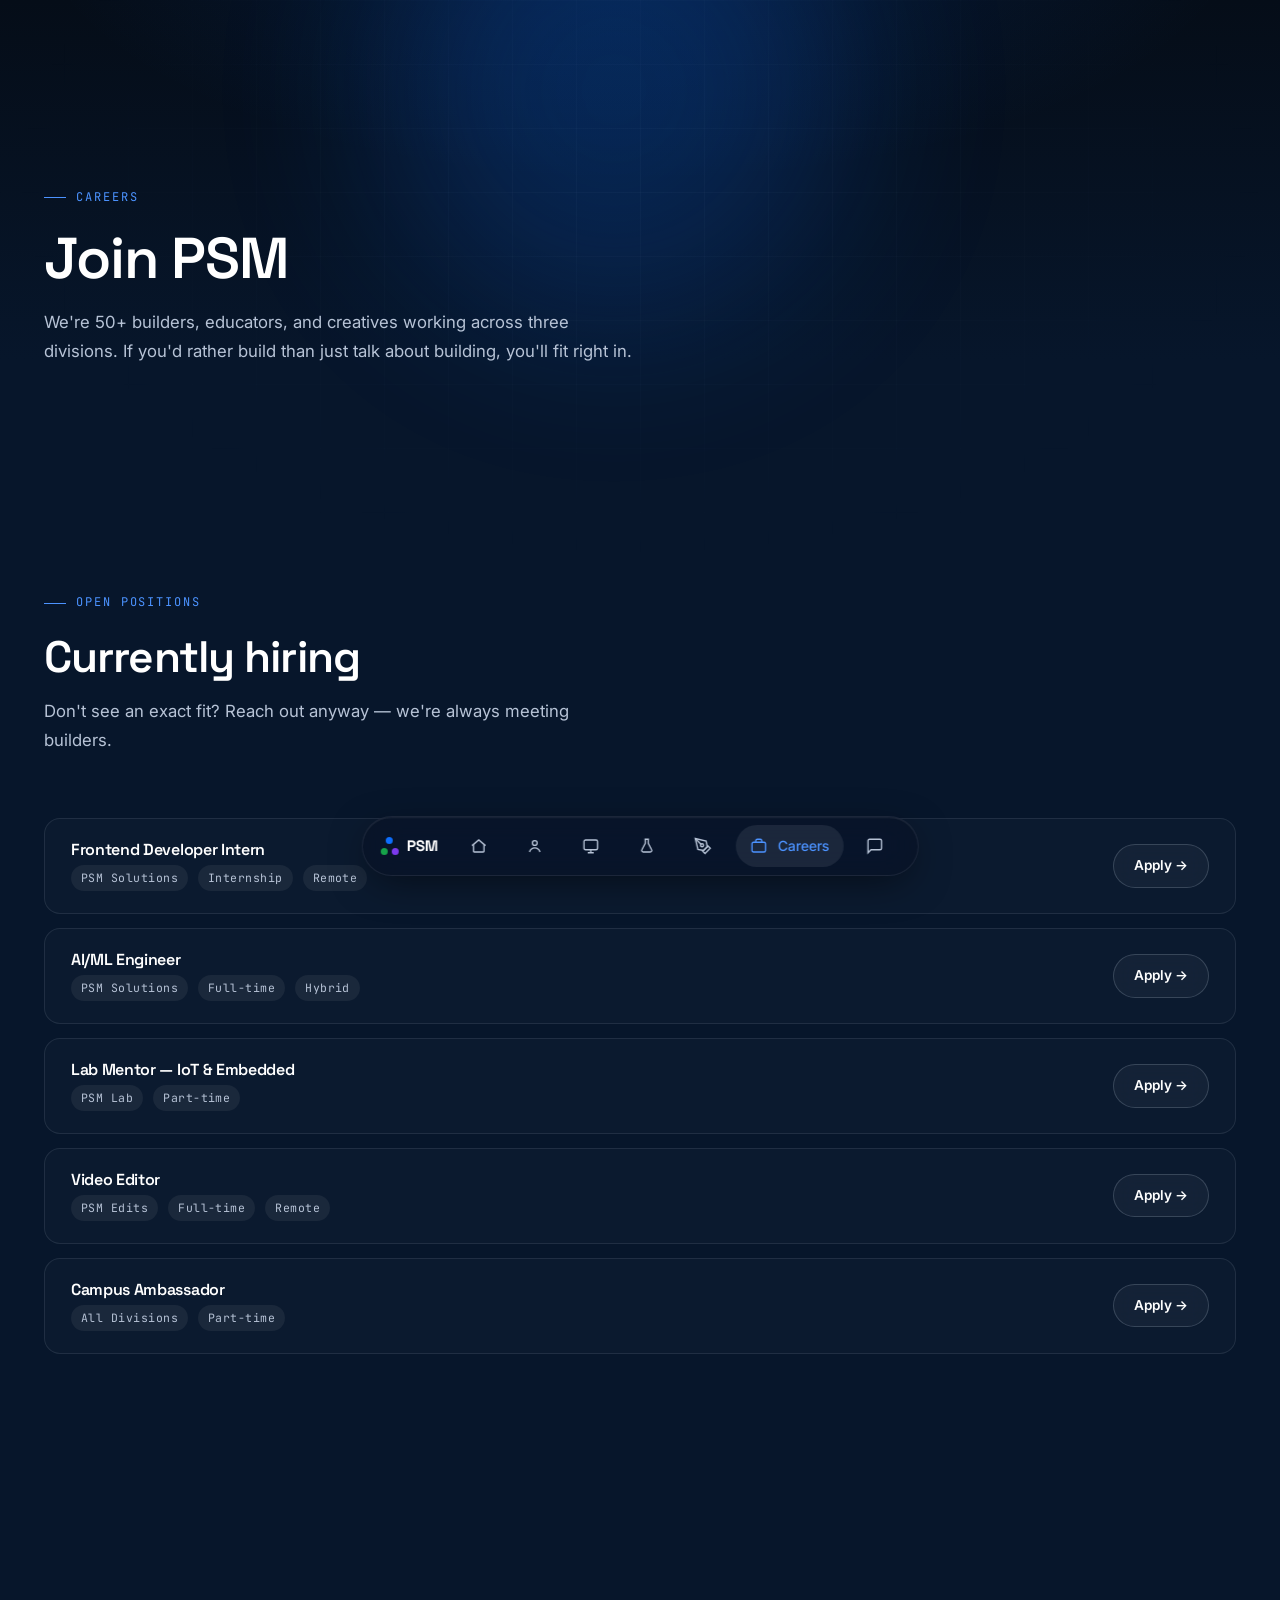
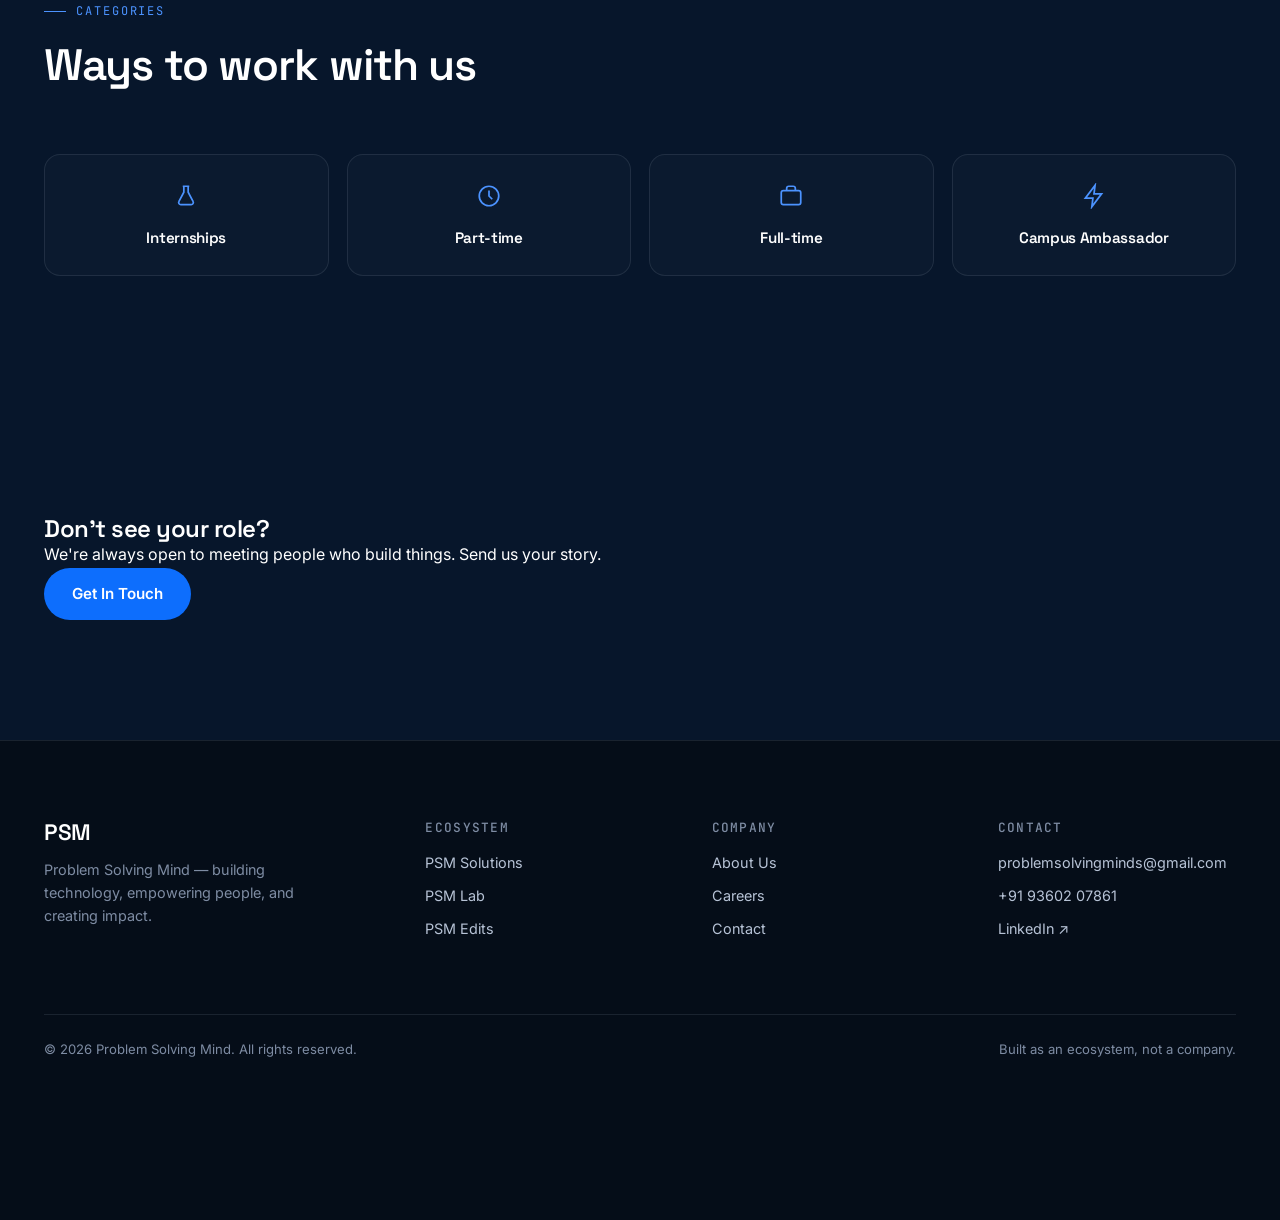
<file: careers.html>
<!DOCTYPE html>
<html lang="en">
<head>
<meta charset="UTF-8">
<meta name="viewport" content="width=device-width, initial-scale=1.0">
<title>Careers — Join PSM | Problem Solving Mind</title>
<meta name="description" content="Explore internships, part-time, full-time, and campus ambassador opportunities across PSM Solutions, PSM Lab, and PSM Edits.">
<link rel="preconnect" href="https://fonts.googleapis.com">
<link href="https://fonts.googleapis.com/css2?family=Space+Grotesk:wght@500;600;700&family=Inter:wght@400;500;600;700&family=JetBrains+Mono:wght@400;500&display=swap" rel="stylesheet">
<link rel="stylesheet" href="css/core.css">
<link rel="stylesheet" href="css/inner.css">
</head>
<body>

<div class="bg-field"></div>
<div class="bg-grid"></div>

<div class="blob" style="width:460px;height:460px;top:-140px;left:30%;background:#0D6EFD;"></div>

<nav class="island-nav" id="islandNav">
  <a href="index.html" class="island-nav__brand">
    <span class="dot-cluster"><span></span><span></span><span></span></span>
    <span class="brand-text">PSM</span>
  </a>
  <div class="island-nav__links">
    <a href="index.html" class="island-nav__link" data-key="home">
      <svg viewBox="0 0 24 24" fill="none" stroke="currentColor" stroke-width="1.8"><path d="M3 11.5 12 4l9 7.5"/><path d="M5 10v9a1 1 0 0 0 1 1h12a1 1 0 0 0 1-1v-9"/></svg>
      <span class="link-label">Home</span>
    </a>
    <a href="about.html" class="island-nav__link" data-key="about">
      <svg viewBox="0 0 24 24" fill="none" stroke="currentColor" stroke-width="1.8"><circle cx="12" cy="8" r="3.2"/><path d="M5 20c1.2-3.6 4-5.5 7-5.5s5.8 1.9 7 5.5"/></svg>
      <span class="link-label">About</span>
    </a>
    <a href="solutions.html" class="island-nav__link" data-key="solutions">
      <svg viewBox="0 0 24 24" fill="none" stroke="currentColor" stroke-width="1.8"><rect x="3" y="4" width="18" height="13" rx="2"/><path d="M8 21h8M12 17v4"/></svg>
      <span class="link-label">Solutions</span>
    </a>
    <a href="lab.html" class="island-nav__link" data-key="lab">
      <svg viewBox="0 0 24 24" fill="none" stroke="currentColor" stroke-width="1.8"><path d="M9 3h6M10 3v5.5L5.5 17a2 2 0 0 0 1.8 3h9.4a2 2 0 0 0 1.8-3L14 8.5V3"/></svg>
      <span class="link-label">Lab</span>
    </a>
    <a href="edits.html" class="island-nav__link" data-key="edits">
      <svg viewBox="0 0 24 24" fill="none" stroke="currentColor" stroke-width="1.8"><path d="m12 19 7-7 3 3-7 7-3-3z"/><path d="m18 13-1.5-7.5L2 2l3.5 14.5L13 18z"/><path d="m2 2 7.586 7.586"/><circle cx="11" cy="11" r="2"/></svg>
      <span class="link-label">Edits</span>
    </a>
    <a href="careers.html" class="island-nav__link is-active" data-key="careers">
      <svg viewBox="0 0 24 24" fill="none" stroke="currentColor" stroke-width="1.8"><rect x="3" y="7" width="18" height="13" rx="2"/><path d="M8 7V5a2 2 0 0 1 2-2h4a2 2 0 0 1 2 2v2"/></svg>
      <span class="link-label">Careers</span>
    </a>
    <a href="contact.html" class="island-nav__link island-nav__cta" data-key="contact">
      <svg viewBox="0 0 24 24" fill="none" stroke="currentColor" stroke-width="1.8"><path d="M21 15a2 2 0 0 1-2 2H7l-4 4V5a2 2 0 0 1 2-2h14a2 2 0 0 1 2 2z"/></svg>
      <span class="link-label">Contact</span>
    </a>
  </div>
  <button class="island-nav__toggle" id="navToggle" aria-label="Toggle navigation">
    <svg viewBox="0 0 24 24" fill="none" stroke="currentColor" stroke-width="1.8"><path d="M3 6h18M3 12h18M3 18h18"/></svg>
  </button>
</nav>


<header class="page-hero theme-blue">
  <div class="container">
    <p class="eyebrow">Careers</p>
    <h1>Join PSM</h1>
    <p class="section-lead" style="max-width:600px;margin-top:18px;">We're 50+ builders, educators, and creatives working across three divisions. If you'd rather build than just talk about building, you'll fit right in.</p>
  </div>
</header>

<section id="open-positions">
  <div class="container">
    <div class="section-head reveal">
      <p class="eyebrow">Open Positions</p>
      <h2 class="section-title">Currently hiring</h2>
      <p class="section-lead">Don't see an exact fit? Reach out anyway — we're always meeting builders.</p>
    </div>
    <div class="job-list reveal">
      <div class="job-card">
        <div>
          <h4>Frontend Developer Intern</h4>
          <div class="job-meta">
            <span class="job-tag">PSM Solutions</span>
            <span class="job-tag">Internship</span>
            <span class="job-tag">Remote</span>
          </div>
        </div>
        <a href="contact.html?role=Frontend%20Developer%20Intern&division=PSM%20Solutions" class="btn btn-ghost btn-sm">Apply →</a>
      </div>
      <div class="job-card">
        <div>
          <h4>AI/ML Engineer</h4>
          <div class="job-meta">
            <span class="job-tag">PSM Solutions</span>
            <span class="job-tag">Full-time</span>
            <span class="job-tag">Hybrid</span>
          </div>
        </div>
        <a href="contact.html?role=AI%2FML%20Engineer&division=PSM%20Solutions" class="btn btn-ghost btn-sm">Apply →</a>
      </div>
      <div class="job-card">
        <div>
          <h4>Lab Mentor — IoT &amp; Embedded</h4>
          <div class="job-meta">
            <span class="job-tag">PSM Lab</span>
            <span class="job-tag">Part-time</span>
          </div>
        </div>
        <a href="contact.html?role=Lab%20Mentor%20%E2%80%94%20IoT%20%26%20Embedded&division=PSM%20Lab" class="btn btn-ghost btn-sm">Apply →</a>
      </div>
      <div class="job-card">
        <div>
          <h4>Video Editor</h4>
          <div class="job-meta">
            <span class="job-tag">PSM Edits</span>
            <span class="job-tag">Full-time</span>
            <span class="job-tag">Remote</span>
          </div>
        </div>
        <a href="contact.html?role=Video%20Editor&division=PSM%20Edits" class="btn btn-ghost btn-sm">Apply →</a>
      </div>
      <div class="job-card">
        <div>
          <h4>Campus Ambassador</h4>
          <div class="job-meta">
            <span class="job-tag">All Divisions</span>
            <span class="job-tag">Part-time</span>
          </div>
        </div>
        <a href="contact.html?role=Campus%20Ambassador&division=Careers%20%2F%20General" class="btn btn-ghost btn-sm">Apply →</a>
      </div>
    </div>
  </div>
</section>

<section id="categories">
  <div class="container">
    <div class="section-head reveal">
      <p class="eyebrow">Categories</p>
      <h2 class="section-title">Ways to work with us</h2>
    </div>
    <div class="career-cats">
      <div class="career-cat reveal">
        <svg viewBox="0 0 24 24" fill="none" stroke="currentColor" stroke-width="1.6"><path d="M9 3h6M10 3v5.5L5.5 17a2 2 0 0 0 1.8 3h9.4a2 2 0 0 0 1.8-3L14 8.5V3"/></svg>
        <h4>Internships</h4>
      </div>
      <div class="career-cat reveal reveal-delay-1">
        <svg viewBox="0 0 24 24" fill="none" stroke="currentColor" stroke-width="1.6"><circle cx="12" cy="12" r="9"/><path d="M12 7v5l3 3"/></svg>
        <h4>Part-time</h4>
      </div>
      <div class="career-cat reveal reveal-delay-2">
        <svg viewBox="0 0 24 24" fill="none" stroke="currentColor" stroke-width="1.6"><rect x="3" y="7" width="18" height="13" rx="2"/><path d="M8 7V5a2 2 0 0 1 2-2h4a2 2 0 0 1 2 2v2"/></svg>
        <h4>Full-time</h4>
      </div>
      <div class="career-cat reveal reveal-delay-3">
        <svg viewBox="0 0 24 24" fill="none" stroke="currentColor" stroke-width="1.6"><path d="M13 2 4 14h7l-1 8 9-12h-7l1-8z"/></svg>
        <h4>Campus Ambassador</h4>
      </div>
    </div>
  </div>
</section>

<section id="final-cta">
  <div class="container">
    <div class="cta-block reveal">
      <h2>Don't see your role?</h2>
      <p>We're always open to meeting people who build things. Send us your story.</p>
      <div class="cta-actions">
        <a href="contact.html" class="btn btn-primary">Get In Touch</a>
      </div>
    </div>
  </div>
</section>

<footer class="site-footer">
  <div class="container">
    <div class="footer-grid">
      <div class="footer-brand">
        <h3>PSM</h3>
        <p>Problem Solving Mind — building technology, empowering people, and creating impact.</p>
      </div>
      <div class="footer-col">
        <h4>Ecosystem</h4>
        <a href="solutions.html">PSM Solutions</a>
        <a href="lab.html">PSM Lab</a>
        <a href="edits.html">PSM Edits</a>
      </div>
      <div class="footer-col">
        <h4>Company</h4>
        <a href="about.html">About Us</a>
        <a href="careers.html">Careers</a>
        <a href="contact.html">Contact</a>
      </div>
      <div class="footer-col">
        <h4>Contact</h4>
        <span>problemsolvingminds@gmail.com</span>
        <span>+91 93602 07861</span>
        <a href="https://www.linkedin.com/company/problem-solving-minds/" target="_blank" rel="noopener">LinkedIn ↗</a>
      </div>
    </div>
    <div class="footer-bottom">
      <span>© 2026 Problem Solving Mind. All rights reserved.</span>
      <span>Built as an ecosystem, not a company.</span>
    </div>
  </div>
</footer>


<script src="js/main.js"></script>

</body>
</html>
</file>
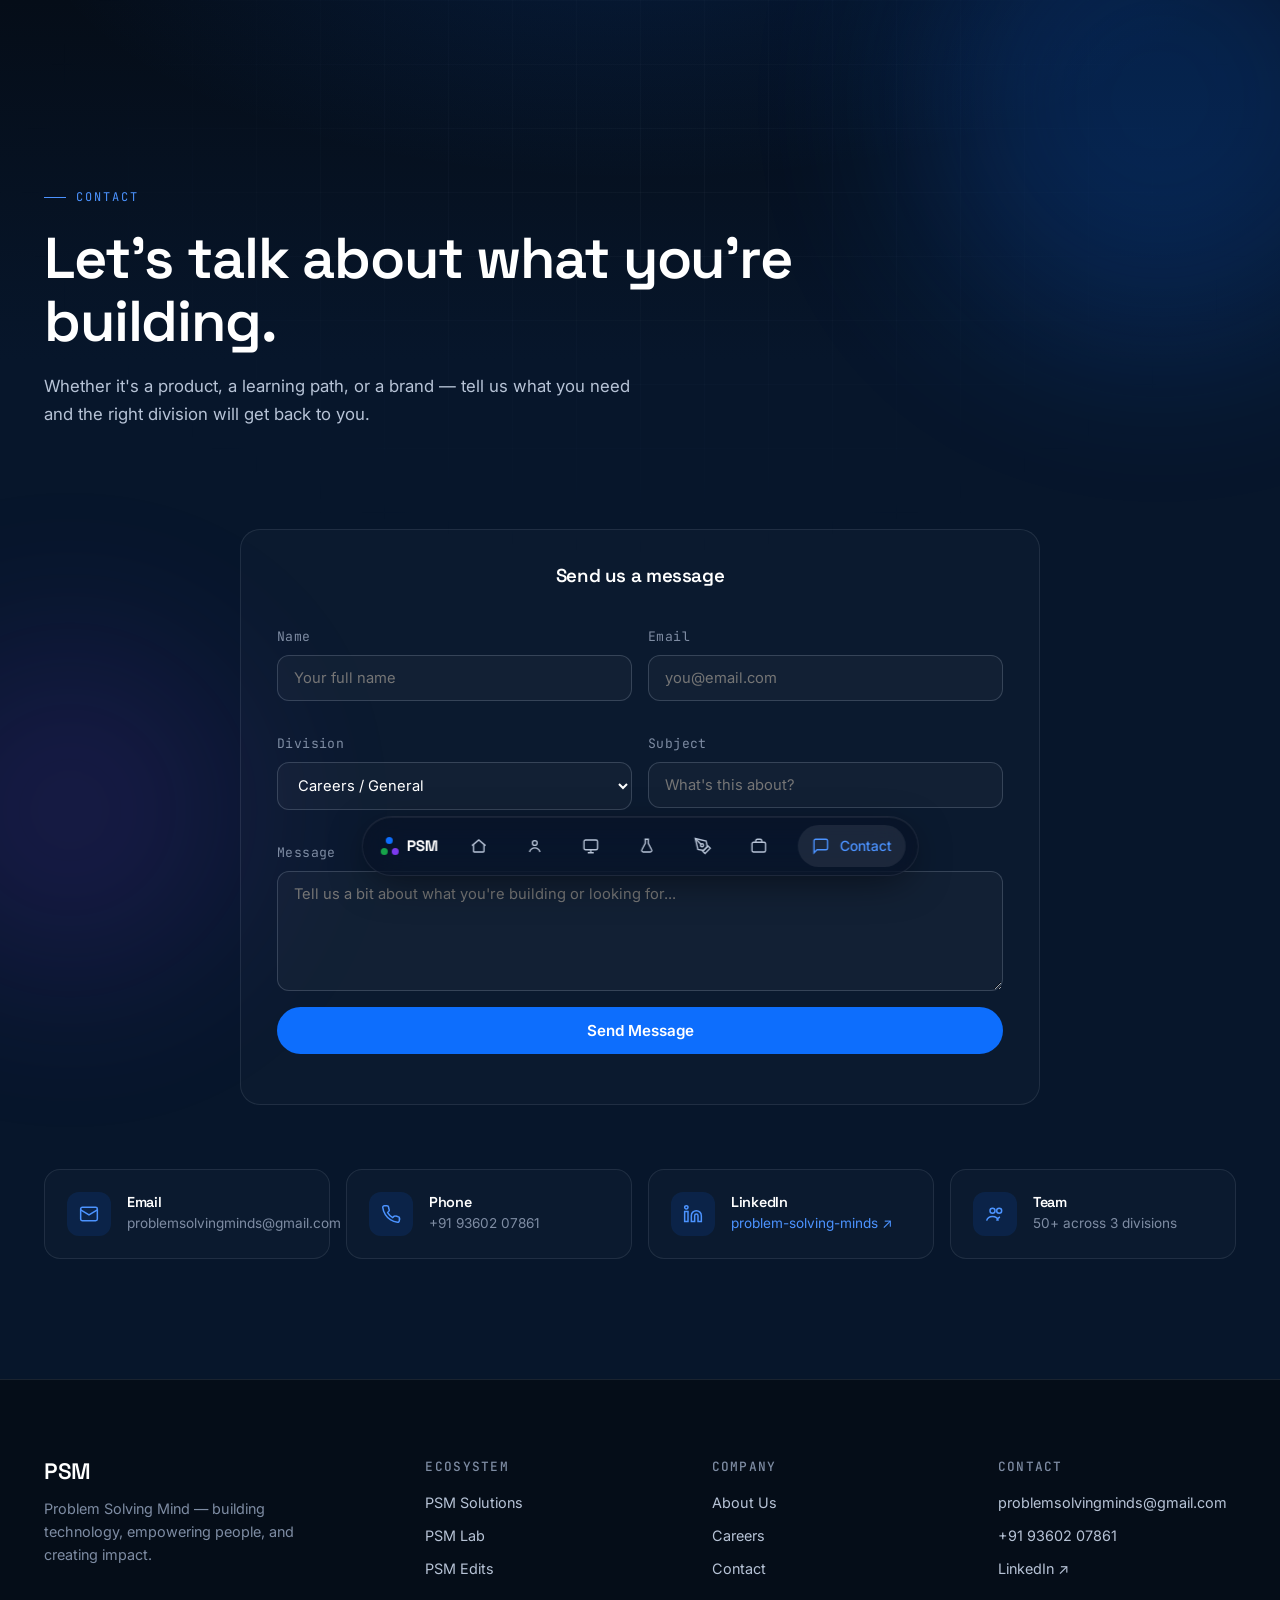
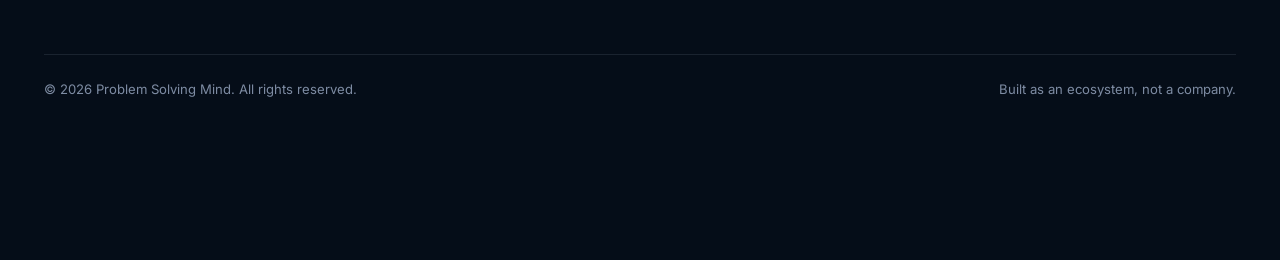
<file: contact.html>
<!DOCTYPE html>
<html lang="en">
<head>
<meta charset="UTF-8">
<meta name="viewport" content="width=device-width, initial-scale=1.0">
<title>Contact PSM — Problem Solving Mind</title>
<meta name="description" content="Get in touch with Problem Solving Mind for projects, learning programs, or creative work across our three divisions.">
<link rel="preconnect" href="https://fonts.googleapis.com">
<link href="https://fonts.googleapis.com/css2?family=Space+Grotesk:wght@500;600;700&family=Inter:wght@400;500;600;700&family=JetBrains+Mono:wght@400;500&display=swap" rel="stylesheet">
<link rel="stylesheet" href="css/core.css">
<link rel="stylesheet" href="css/inner.css">
</head>
<body>

<div class="bg-field"></div>
<div class="bg-grid"></div>

<div class="blob" style="width:480px;height:480px;top:-140px;right:-120px;background:#0D6EFD;"></div>
<div class="blob" style="width:340px;height:340px;bottom:-80px;left:-100px;background:#7C3AED;opacity:0.14;"></div>

<nav class="island-nav" id="islandNav">
  <a href="index.html" class="island-nav__brand">
    <span class="dot-cluster"><span></span><span></span><span></span></span>
    <span class="brand-text">PSM</span>
  </a>
  <div class="island-nav__links">
    <a href="index.html" class="island-nav__link" data-key="home">
      <svg viewBox="0 0 24 24" fill="none" stroke="currentColor" stroke-width="1.8"><path d="M3 11.5 12 4l9 7.5"/><path d="M5 10v9a1 1 0 0 0 1 1h12a1 1 0 0 0 1-1v-9"/></svg>
      <span class="link-label">Home</span>
    </a>
    <a href="about.html" class="island-nav__link" data-key="about">
      <svg viewBox="0 0 24 24" fill="none" stroke="currentColor" stroke-width="1.8"><circle cx="12" cy="8" r="3.2"/><path d="M5 20c1.2-3.6 4-5.5 7-5.5s5.8 1.9 7 5.5"/></svg>
      <span class="link-label">About</span>
    </a>
    <a href="solutions.html" class="island-nav__link" data-key="solutions">
      <svg viewBox="0 0 24 24" fill="none" stroke="currentColor" stroke-width="1.8"><rect x="3" y="4" width="18" height="13" rx="2"/><path d="M8 21h8M12 17v4"/></svg>
      <span class="link-label">Solutions</span>
    </a>
    <a href="lab.html" class="island-nav__link" data-key="lab">
      <svg viewBox="0 0 24 24" fill="none" stroke="currentColor" stroke-width="1.8"><path d="M9 3h6M10 3v5.5L5.5 17a2 2 0 0 0 1.8 3h9.4a2 2 0 0 0 1.8-3L14 8.5V3"/></svg>
      <span class="link-label">Lab</span>
    </a>
    <a href="edits.html" class="island-nav__link" data-key="edits">
      <svg viewBox="0 0 24 24" fill="none" stroke="currentColor" stroke-width="1.8"><path d="m12 19 7-7 3 3-7 7-3-3z"/><path d="m18 13-1.5-7.5L2 2l3.5 14.5L13 18z"/><path d="m2 2 7.586 7.586"/><circle cx="11" cy="11" r="2"/></svg>
      <span class="link-label">Edits</span>
    </a>
    <a href="careers.html" class="island-nav__link" data-key="careers">
      <svg viewBox="0 0 24 24" fill="none" stroke="currentColor" stroke-width="1.8"><rect x="3" y="7" width="18" height="13" rx="2"/><path d="M8 7V5a2 2 0 0 1 2-2h4a2 2 0 0 1 2 2v2"/></svg>
      <span class="link-label">Careers</span>
    </a>
    <a href="contact.html" class="island-nav__link island-nav__cta is-active" data-key="contact">
      <svg viewBox="0 0 24 24" fill="none" stroke="currentColor" stroke-width="1.8"><path d="M21 15a2 2 0 0 1-2 2H7l-4 4V5a2 2 0 0 1 2-2h14a2 2 0 0 1 2 2z"/></svg>
      <span class="link-label">Contact</span>
    </a>
  </div>
  <button class="island-nav__toggle" id="navToggle" aria-label="Toggle navigation">
    <svg viewBox="0 0 24 24" fill="none" stroke="currentColor" stroke-width="1.8"><path d="M3 6h18M3 12h18M3 18h18"/></svg>
  </button>
</nav>


<header class="page-hero theme-blue">
  <div class="container">
    <p class="eyebrow">Contact</p>
    <h1>Let's talk about what you're building.</h1>
    <p class="section-lead" style="max-width:600px;margin-top:18px;">Whether it's a product, a learning path, or a brand — tell us what you need and the right division will get back to you.</p>
  </div>
</header>

<section id="contact-main" style="padding-top:0;">
  <div class="container">
    <form class="contact-form reveal" id="contactForm" style="max-width: 800px; margin: 0 auto 64px auto;">
      <div class="section-head" style="margin-bottom: 40px; text-align: center;">
        <h3 class="section-title">Send us a message</h3>
      </div>
      <div class="form-row">
        <div class="form-field">
          <label for="cf-name">Name</label>
          <input type="text" id="cf-name" name="name" placeholder="Your full name" required>
        </div>
        <div class="form-field">
          <label for="cf-email">Email</label>
          <input type="email" id="cf-email" name="email" placeholder="you@email.com" required>
        </div>
      </div>
      <div class="form-row">
        <div class="form-field">
          <label for="cf-division">Division</label>
          <select id="cf-division" name="division">
            <option>Careers / General</option>
            <option>PSM Solutions</option>
            <option>PSM Lab</option>
            <option>PSM Edits</option>
            <option>Not sure</option>
          </select>
        </div>
        <div class="form-field">
          <label for="cf-subject">Subject</label>
          <input type="text" id="cf-subject" name="subject" placeholder="What's this about?">
        </div>
      </div>
      <div class="form-field">
        <label for="cf-message">Message</label>
        <textarea id="cf-message" name="message" placeholder="Tell us a bit about what you're building or looking for..." required></textarea>
      </div>
      <button type="submit" class="btn btn-primary" style="width:100%;">Send Message</button>
      <p id="cf-status" style="margin-top:14px;font-size:0.85rem;color:var(--mist-dim);text-align:center;"></p>
    </form>

    <div class="contact-cards-grid reveal">
      <div class="contact-card">
        <div class="c-icon"><svg viewBox="0 0 24 24" fill="none" stroke="currentColor" stroke-width="1.8"><rect x="2" y="4" width="20" height="16" rx="2"/><path d="m2 7 10 6 10-6"/></svg></div>
        <div><h4>Email</h4><p>problemsolvingminds@gmail.com</p></div>
      </div>
      <div class="contact-card">
        <div class="c-icon"><svg viewBox="0 0 24 24" fill="none" stroke="currentColor" stroke-width="1.8"><path d="M22 16.9v3a2 2 0 0 1-2.2 2 19.8 19.8 0 0 1-8.6-3.1 19.5 19.5 0 0 1-6-6 19.8 19.8 0 0 1-3.1-8.7A2 2 0 0 1 4.1 2h3a2 2 0 0 1 2 1.7c.1 1 .3 2 .7 3a2 2 0 0 1-.4 2.1L8 10.3a16 16 0 0 0 6 6l1.5-1.4a2 2 0 0 1 2.1-.4c1 .3 2 .5 3 .7a2 2 0 0 1 1.7 2z"/></svg></div>
        <div><h4>Phone</h4><p>+91 93602 07861</p></div>
      </div>
      <div class="contact-card">
        <div class="c-icon"><svg viewBox="0 0 24 24" fill="none" stroke="currentColor" stroke-width="1.8"><path d="M16 8a6 6 0 0 1 6 6v7h-4v-7a2 2 0 0 0-4 0v7h-4v-7a6 6 0 0 1 6-6z"/><rect x="2" y="9" width="4" height="12"/><circle cx="4" cy="4" r="2"/></svg></div>
        <div><h4>LinkedIn</h4><p><a href="https://www.linkedin.com/company/problem-solving-minds/" target="_blank" rel="noopener" style="color:var(--blue-soft);">problem-solving-minds ↗</a></p></div>
      </div>
      <div class="contact-card">
        <div class="c-icon"><svg viewBox="0 0 24 24" fill="none" stroke="currentColor" stroke-width="1.8"><circle cx="9" cy="8" r="3"/><circle cx="17" cy="8" r="3"/><path d="M2 20c.8-3.3 3.4-5 7-5s6.2 1.7 7 5M14 20c.5-2.2 1.9-3.6 4-4.3"/></svg></div>
        <div><h4>Team</h4><p>50+ across 3 divisions</p></div>
      </div>
    </div>

  </div>
</section>

<script>
(function () {
  const form = document.getElementById('contactForm');
  const status = document.getElementById('cf-status');
  const divisionField = document.getElementById('cf-division');
  const subjectField = document.getElementById('cf-subject');
  const messageField = document.getElementById('cf-message');
  const params = new URLSearchParams(window.location.search);
  const role = params.get('role');
  const division = params.get('division');

  if (division) {
    const option = Array.from(divisionField.options).find((item) => item.textContent === division);
    if (option) {
      divisionField.value = option.value;
    }
  }

  if (role) {
    subjectField.value = `Career application: ${role}`;
    if (!messageField.value) {
      messageField.value = `Hi PSM team,\n\nI am interested in the ${role} role. Please review my application and let me know the next steps.\n\nExperience / portfolio:\n`;
    }
  }

  form.addEventListener('submit', function (e) {
    e.preventDefault();

    const name = document.getElementById('cf-name').value.trim();
    const email = document.getElementById('cf-email').value.trim();
    const divisionValue = divisionField.value.trim();
    const subjectValue = subjectField.value.trim() || 'New message from the PSM website';
    const messageValue = messageField.value.trim();

    const bodyContent = [
      `Name: ${name}`,
      `Email: ${email}`,
      `Division: ${divisionValue}`,
      '',
      messageValue,
    ];

    const mailto = `mailto:problemsolvingminds@gmail.com?subject=${encodeURIComponent(subjectValue)}&body=${encodeURIComponent(bodyContent.join('\n'))}`;
    status.textContent = 'Opening your email client so you can send the message to problemsolvingminds@gmail.com.';
    window.location.href = mailto;
  });
})();
</script>

<footer class="site-footer">
  <div class="container">
    <div class="footer-grid">
      <div class="footer-brand">
        <h3>PSM</h3>
        <p>Problem Solving Mind — building technology, empowering people, and creating impact.</p>
      </div>
      <div class="footer-col">
        <h4>Ecosystem</h4>
        <a href="solutions.html">PSM Solutions</a>
        <a href="lab.html">PSM Lab</a>
        <a href="edits.html">PSM Edits</a>
      </div>
      <div class="footer-col">
        <h4>Company</h4>
        <a href="about.html">About Us</a>
        <a href="careers.html">Careers</a>
        <a href="contact.html">Contact</a>
      </div>
      <div class="footer-col">
        <h4>Contact</h4>
        <span>problemsolvingminds@gmail.com</span>
        <span>+91 93602 07861</span>
        <a href="https://www.linkedin.com/company/problem-solving-minds/" target="_blank" rel="noopener">LinkedIn ↗</a>
      </div>
    </div>
    <div class="footer-bottom">
      <span>© 2026 Problem Solving Mind. All rights reserved.</span>
      <span>Built as an ecosystem, not a company.</span>
    </div>
  </div>
</footer>


<script src="js/main.js"></script>

</body>
</html>
</file>
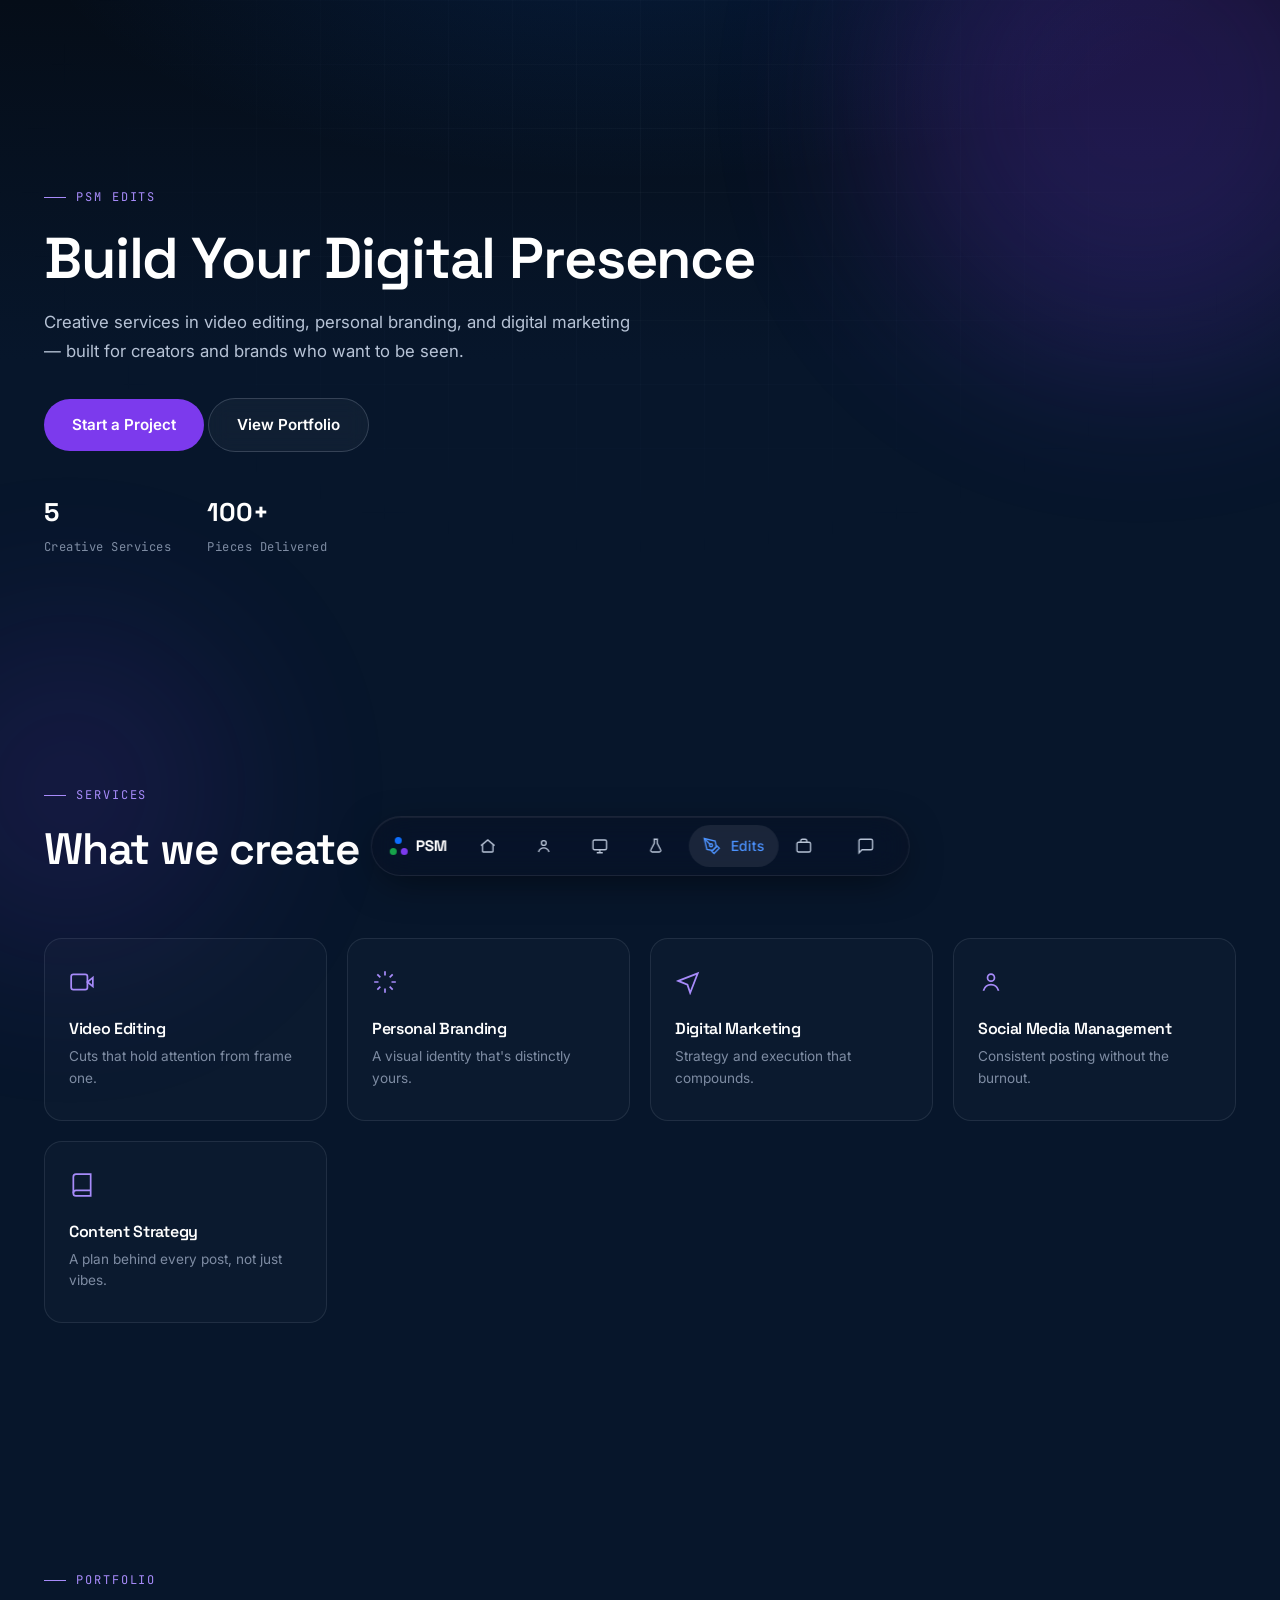
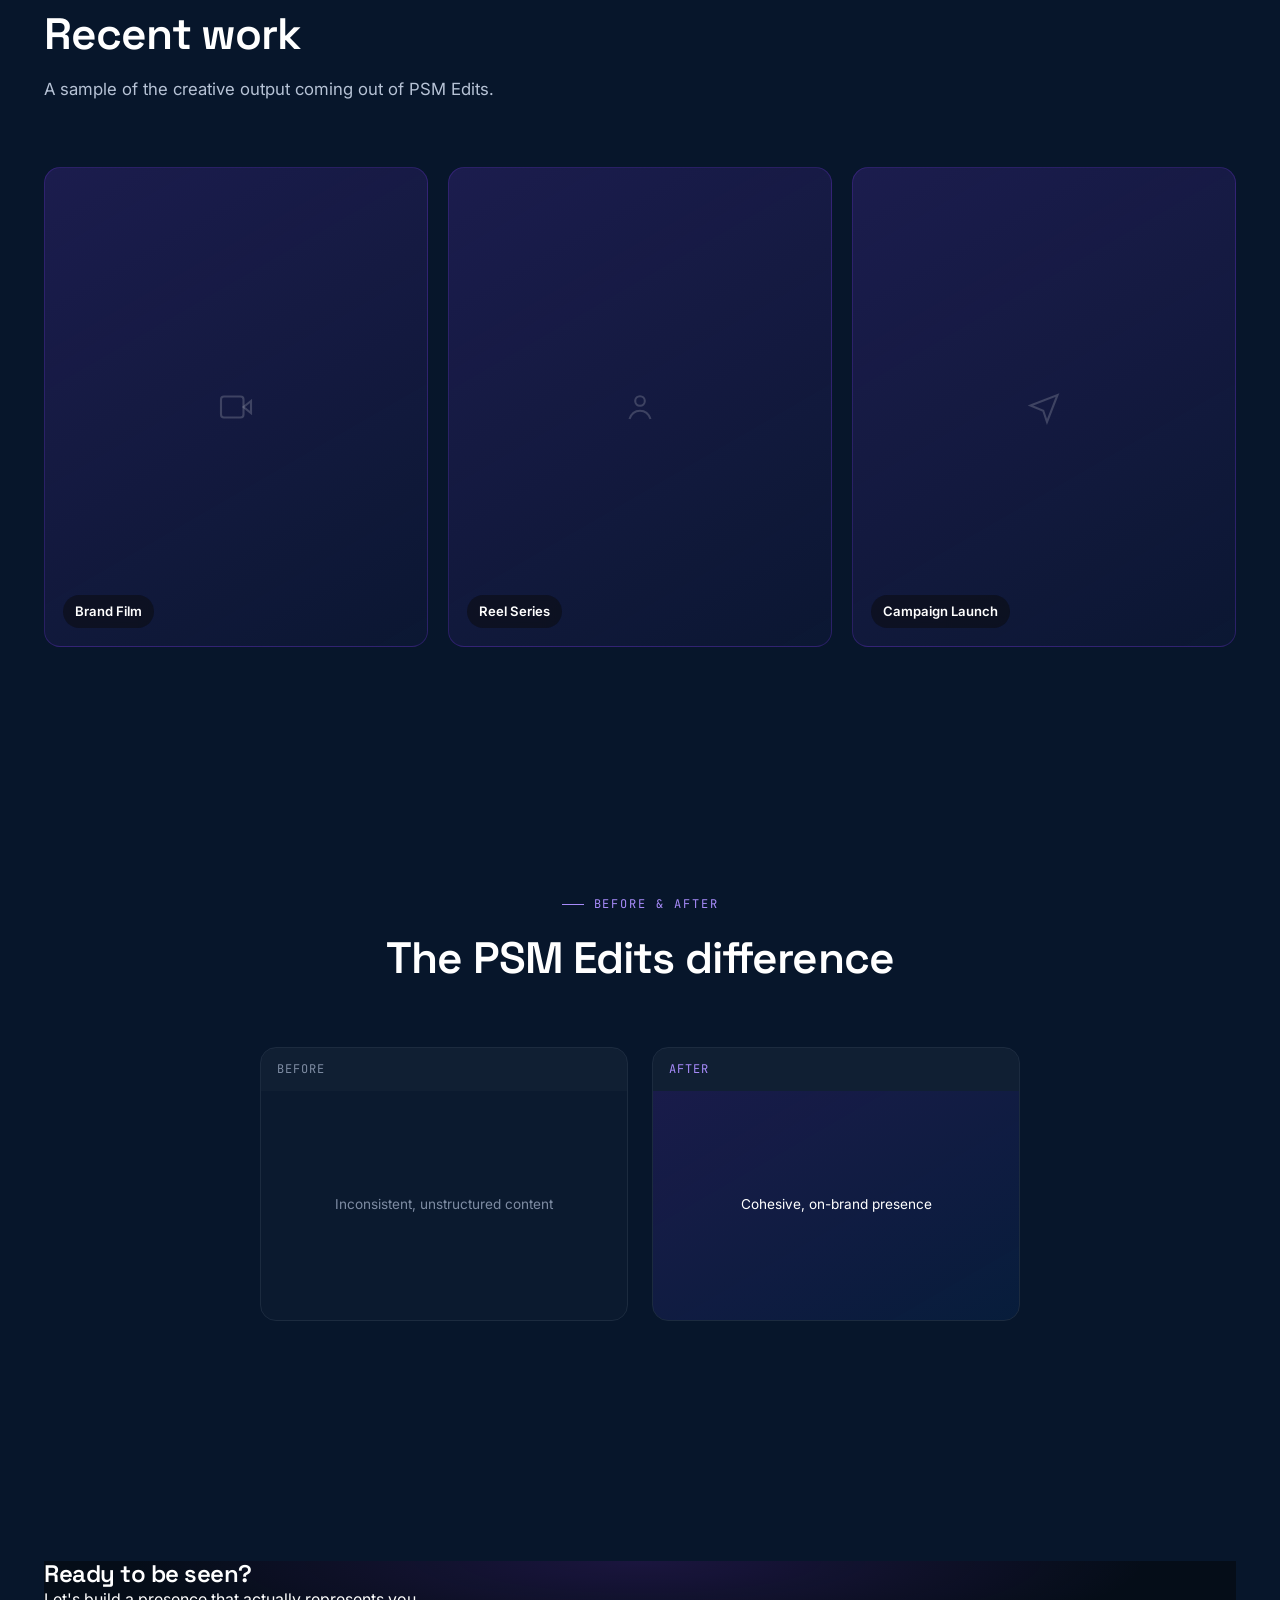
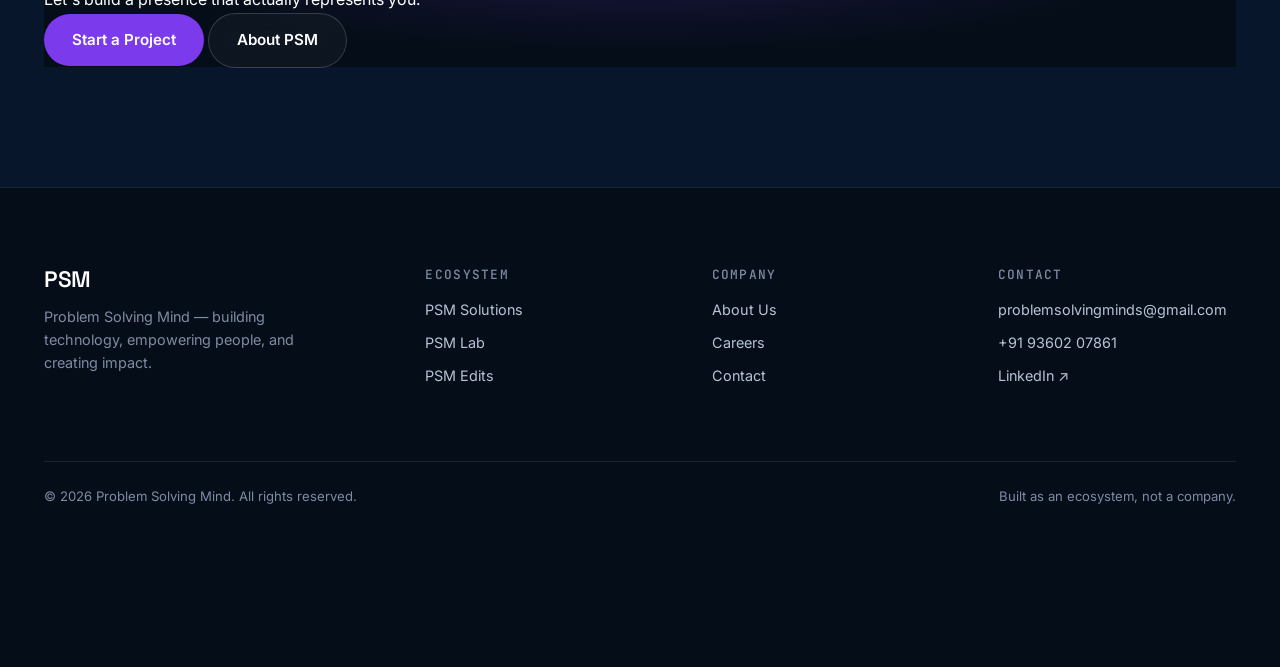
<file: edits.html>
<!DOCTYPE html>
<html lang="en">
<head>
<meta charset="UTF-8">
<meta name="viewport" content="width=device-width, initial-scale=1.0">
<title>PSM Edits — Creative &amp; Personal Branding | Problem Solving Mind</title>
<meta name="description" content="PSM Edits offers video editing, personal branding, digital marketing, and social media management for creators and brands.">
<link rel="preconnect" href="https://fonts.googleapis.com">
<link href="https://fonts.googleapis.com/css2?family=Space+Grotesk:wght@500;600;700&family=Inter:wght@400;500;600;700&family=JetBrains+Mono:wght@400;500&display=swap" rel="stylesheet">
<link rel="stylesheet" href="css/core.css">
<link rel="stylesheet" href="css/inner.css">
</head>
<body>

<div class="bg-field"></div>
<div class="bg-grid"></div>

<div class="blob" style="width:520px;height:520px;top:-160px;right:-120px;background:#7C3AED;"></div>
<div class="blob" style="width:340px;height:340px;bottom:-60px;left:-100px;background:#7C3AED;opacity:0.12;"></div>

<nav class="island-nav" id="islandNav">
  <a href="index.html" class="island-nav__brand">
    <span class="dot-cluster"><span></span><span></span><span></span></span>
    <span class="brand-text">PSM</span>
  </a>
  <div class="island-nav__links">
    <a href="index.html" class="island-nav__link" data-key="home">
      <svg viewBox="0 0 24 24" fill="none" stroke="currentColor" stroke-width="1.8"><path d="M3 11.5 12 4l9 7.5"/><path d="M5 10v9a1 1 0 0 0 1 1h12a1 1 0 0 0 1-1v-9"/></svg>
      <span class="link-label">Home</span>
    </a>
    <a href="about.html" class="island-nav__link" data-key="about">
      <svg viewBox="0 0 24 24" fill="none" stroke="currentColor" stroke-width="1.8"><circle cx="12" cy="8" r="3.2"/><path d="M5 20c1.2-3.6 4-5.5 7-5.5s5.8 1.9 7 5.5"/></svg>
      <span class="link-label">About</span>
    </a>
    <a href="solutions.html" class="island-nav__link" data-key="solutions">
      <svg viewBox="0 0 24 24" fill="none" stroke="currentColor" stroke-width="1.8"><rect x="3" y="4" width="18" height="13" rx="2"/><path d="M8 21h8M12 17v4"/></svg>
      <span class="link-label">Solutions</span>
    </a>
    <a href="lab.html" class="island-nav__link" data-key="lab">
      <svg viewBox="0 0 24 24" fill="none" stroke="currentColor" stroke-width="1.8"><path d="M9 3h6M10 3v5.5L5.5 17a2 2 0 0 0 1.8 3h9.4a2 2 0 0 0 1.8-3L14 8.5V3"/></svg>
      <span class="link-label">Lab</span>
    </a>
    <a href="edits.html" class="island-nav__link is-active" data-key="edits">
      <svg viewBox="0 0 24 24" fill="none" stroke="currentColor" stroke-width="1.8"><path d="m12 19 7-7 3 3-7 7-3-3z"/><path d="m18 13-1.5-7.5L2 2l3.5 14.5L13 18z"/><path d="m2 2 7.586 7.586"/><circle cx="11" cy="11" r="2"/></svg>
      <span class="link-label">Edits</span>
    </a>
    <a href="careers.html" class="island-nav__link" data-key="careers">
      <svg viewBox="0 0 24 24" fill="none" stroke="currentColor" stroke-width="1.8"><rect x="3" y="7" width="18" height="13" rx="2"/><path d="M8 7V5a2 2 0 0 1 2-2h4a2 2 0 0 1 2 2v2"/></svg>
      <span class="link-label">Careers</span>
    </a>
    <a href="contact.html" class="island-nav__link island-nav__cta" data-key="contact">
      <svg viewBox="0 0 24 24" fill="none" stroke="currentColor" stroke-width="1.8"><path d="M21 15a2 2 0 0 1-2 2H7l-4 4V5a2 2 0 0 1 2-2h14a2 2 0 0 1 2 2z"/></svg>
      <span class="link-label">Contact</span>
    </a>
  </div>
  <button class="island-nav__toggle" id="navToggle" aria-label="Toggle navigation">
    <svg viewBox="0 0 24 24" fill="none" stroke="currentColor" stroke-width="1.8"><path d="M3 6h18M3 12h18M3 18h18"/></svg>
  </button>
</nav>


<header class="page-hero theme-purple">
  <div class="container">
    <p class="eyebrow is-edits">PSM Edits</p>
    <h1>Build Your Digital Presence</h1>
    <p class="section-lead" style="max-width:600px;margin-top:18px;">Creative services in video editing, personal branding, and digital marketing — built for creators and brands who want to be seen.</p>
    <div class="hero-actions" style="margin-top:32px;">
      <a href="contact.html" class="btn btn-primary" style="background:var(--purple);">Start a Project</a>
      <a href="#portfolio" class="btn btn-ghost">View Portfolio</a>
    </div>
    <div class="hero-stats">
      <div class="stat"><strong>5</strong><span>Creative Services</span></div>
      <div class="stat"><strong>100+</strong><span>Pieces Delivered</span></div>
    </div>
  </div>
</header>

<section id="services">
  <div class="container">
    <div class="section-head reveal">
      <p class="eyebrow is-edits">Services</p>
      <h2 class="section-title">What we create</h2>
    </div>
    <div class="service-list theme-purple">
      <div class="service-list-item reveal">
        <svg viewBox="0 0 24 24" fill="none" stroke="currentColor" stroke-width="1.6"><rect x="2" y="5" width="15" height="14" rx="2"/><path d="m22 8-5 4 5 4z"/></svg>
        <h4>Video Editing</h4><p>Cuts that hold attention from frame one.</p>
      </div>
      <div class="service-list-item reveal reveal-delay-1">
        <svg viewBox="0 0 24 24" fill="none" stroke="currentColor" stroke-width="1.6"><path d="M12 2v4M12 18v4M4.9 4.9l2.8 2.8M16.3 16.3l2.8 2.8M2 12h4M18 12h4M4.9 19.1l2.8-2.8M16.3 7.7l2.8-2.8"/></svg>
        <h4>Personal Branding</h4><p>A visual identity that's distinctly yours.</p>
      </div>
      <div class="service-list-item reveal reveal-delay-2">
        <svg viewBox="0 0 24 24" fill="none" stroke="currentColor" stroke-width="1.6"><path d="M3 11l18-7-7 18-2.5-7.5L3 11z"/></svg>
        <h4>Digital Marketing</h4><p>Strategy and execution that compounds.</p>
      </div>
      <div class="service-list-item reveal reveal-delay-3">
        <svg viewBox="0 0 24 24" fill="none" stroke="currentColor" stroke-width="1.6"><circle cx="12" cy="8" r="3.2"/><path d="M5 20c1.2-3.6 4-5.5 7-5.5s5.8 1.9 7 5.5"/></svg>
        <h4>Social Media Management</h4><p>Consistent posting without the burnout.</p>
      </div>
      <div class="service-list-item reveal" style="grid-column: span 1;">
        <svg viewBox="0 0 24 24" fill="none" stroke="currentColor" stroke-width="1.6"><path d="M4 19.5A2.5 2.5 0 0 1 6.5 17H20"/><path d="M6.5 2H20v20H6.5A2.5 2.5 0 0 1 4 19.5v-15A2.5 2.5 0 0 1 6.5 2z"/></svg>
        <h4>Content Strategy</h4><p>A plan behind every post, not just vibes.</p>
      </div>
    </div>
  </div>
</section>

<section id="portfolio">
  <div class="container">
    <div class="section-head reveal">
      <p class="eyebrow is-edits">Portfolio</p>
      <h2 class="section-title">Recent work</h2>
      <p class="section-lead">A sample of the creative output coming out of PSM Edits.</p>
    </div>
    <div class="portfolio-grid">
      <div class="portfolio-tile reveal"><svg class="ph-icon" viewBox="0 0 24 24" fill="none" stroke="currentColor" stroke-width="1.4"><rect x="2" y="5" width="15" height="14" rx="2"/><path d="m22 8-5 4 5 4z"/></svg><span>Brand Film</span></div>
      <div class="portfolio-tile reveal reveal-delay-1"><svg class="ph-icon" viewBox="0 0 24 24" fill="none" stroke="currentColor" stroke-width="1.4"><circle cx="12" cy="8" r="3.2"/><path d="M5 20c1.2-3.6 4-5.5 7-5.5s5.8 1.9 7 5.5"/></svg><span>Reel Series</span></div>
      <div class="portfolio-tile reveal reveal-delay-2"><svg class="ph-icon" viewBox="0 0 24 24" fill="none" stroke="currentColor" stroke-width="1.4"><path d="M3 11l18-7-7 18-2.5-7.5L3 11z"/></svg><span>Campaign Launch</span></div>
    </div>
  </div>
</section>

<section id="before-after">
  <div class="container">
    <div class="section-head center reveal">
      <p class="eyebrow is-edits" style="justify-content:center;">Before &amp; After</p>
      <h2 class="section-title">The PSM Edits difference</h2>
    </div>
    <div class="ba-wrap reveal">
      <div class="ba-card is-before">
        <div class="ba-label">Before</div>
        <div class="ba-body">Inconsistent, unstructured content</div>
      </div>
      <div class="ba-card is-after">
        <div class="ba-label">After</div>
        <div class="ba-body">Cohesive, on-brand presence</div>
      </div>
    </div>
  </div>
</section>

<section id="final-cta">
  <div class="container">
    <div class="cta-block reveal" style="background:radial-gradient(ellipse at 50% 0%, rgba(124,58,237,0.18), transparent 60%), var(--navy-deep);">
      <h2>Ready to be seen?</h2>
      <p>Let's build a presence that actually represents you.</p>
      <div class="cta-actions">
        <a href="contact.html" class="btn btn-primary" style="background:var(--purple);">Start a Project</a>
        <a href="about.html" class="btn btn-ghost">About PSM</a>
      </div>
    </div>
  </div>
</section>

<footer class="site-footer">
  <div class="container">
    <div class="footer-grid">
      <div class="footer-brand">
        <h3>PSM</h3>
        <p>Problem Solving Mind — building technology, empowering people, and creating impact.</p>
      </div>
      <div class="footer-col">
        <h4>Ecosystem</h4>
        <a href="solutions.html">PSM Solutions</a>
        <a href="lab.html">PSM Lab</a>
        <a href="edits.html">PSM Edits</a>
      </div>
      <div class="footer-col">
        <h4>Company</h4>
        <a href="about.html">About Us</a>
        <a href="careers.html">Careers</a>
        <a href="contact.html">Contact</a>
      </div>
      <div class="footer-col">
        <h4>Contact</h4>
        <span>problemsolvingminds@gmail.com</span>
        <span>+91 93602 07861</span>
        <a href="https://www.linkedin.com/company/problem-solving-minds/" target="_blank" rel="noopener">LinkedIn ↗</a>
      </div>
    </div>
    <div class="footer-bottom">
      <span>© 2026 Problem Solving Mind. All rights reserved.</span>
      <span>Built as an ecosystem, not a company.</span>
    </div>
  </div>
</footer>


<script src="js/main.js"></script>

</body>
</html>
</file>
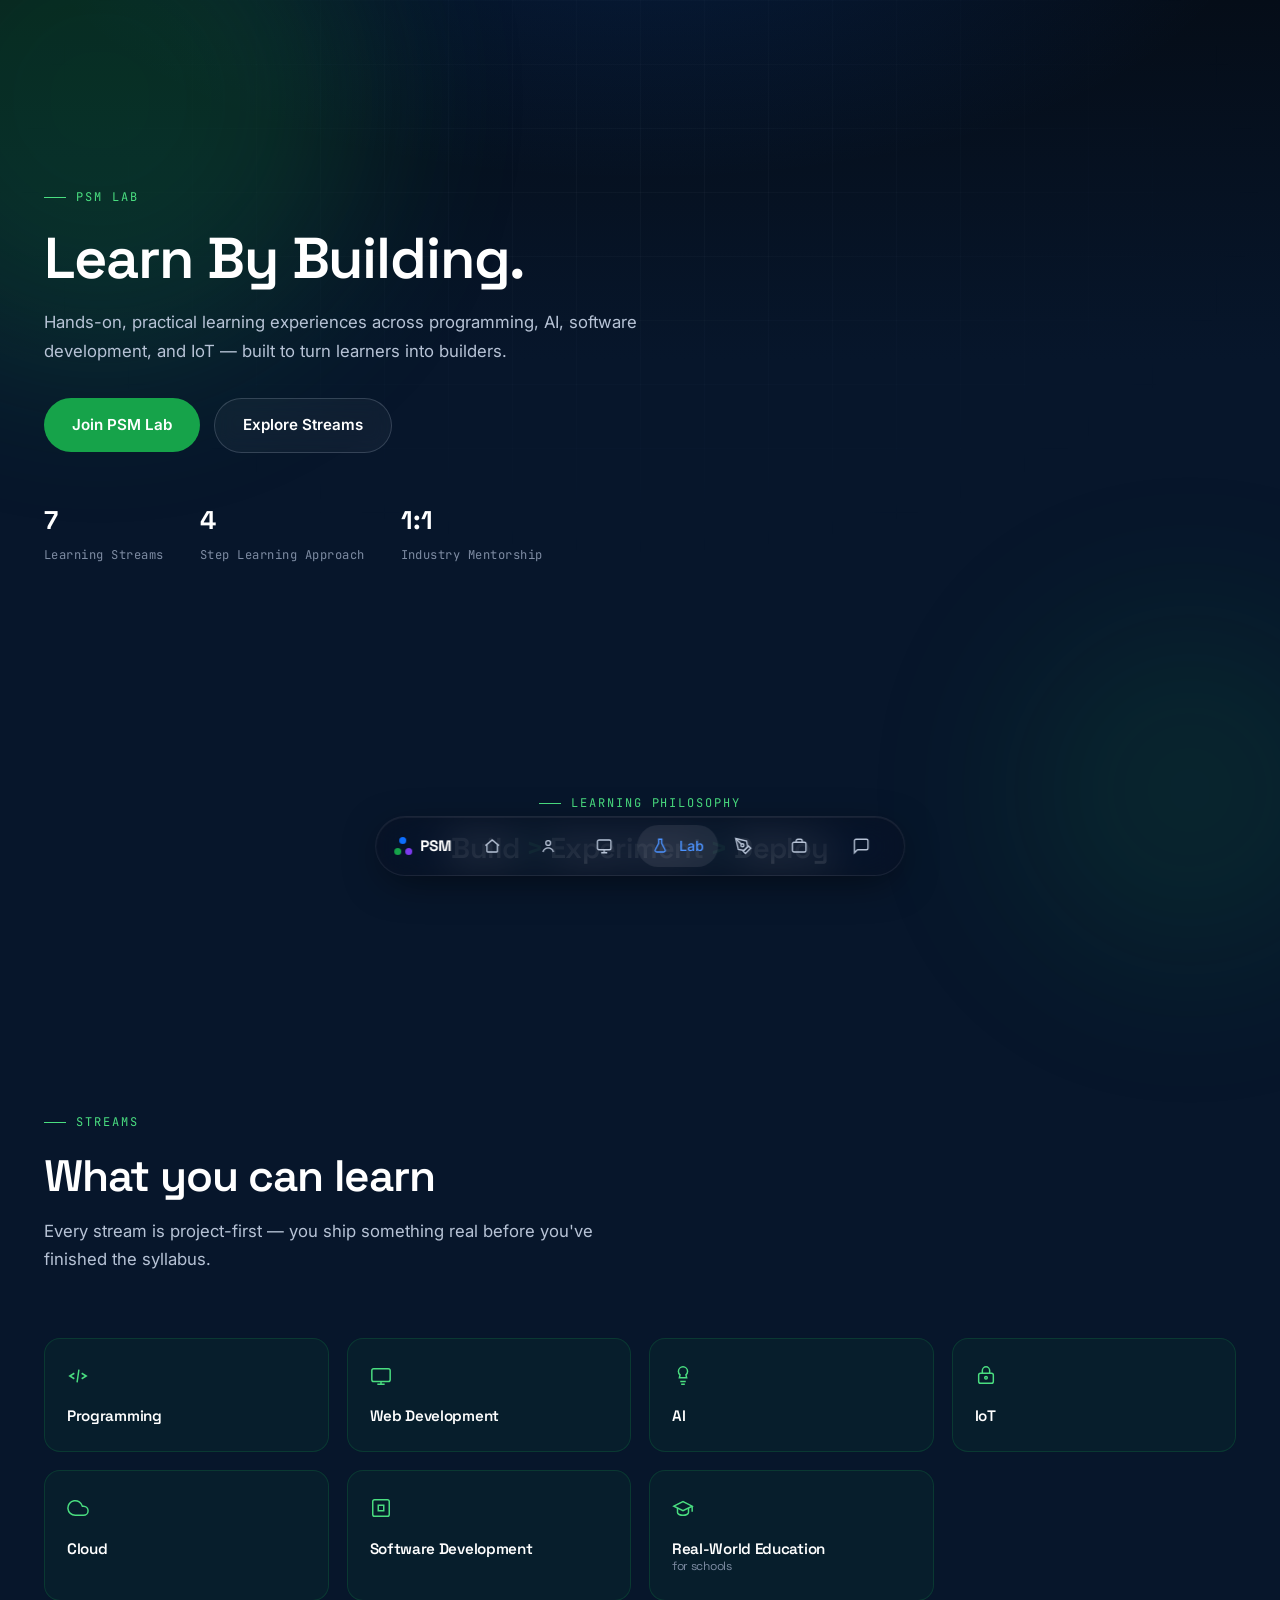
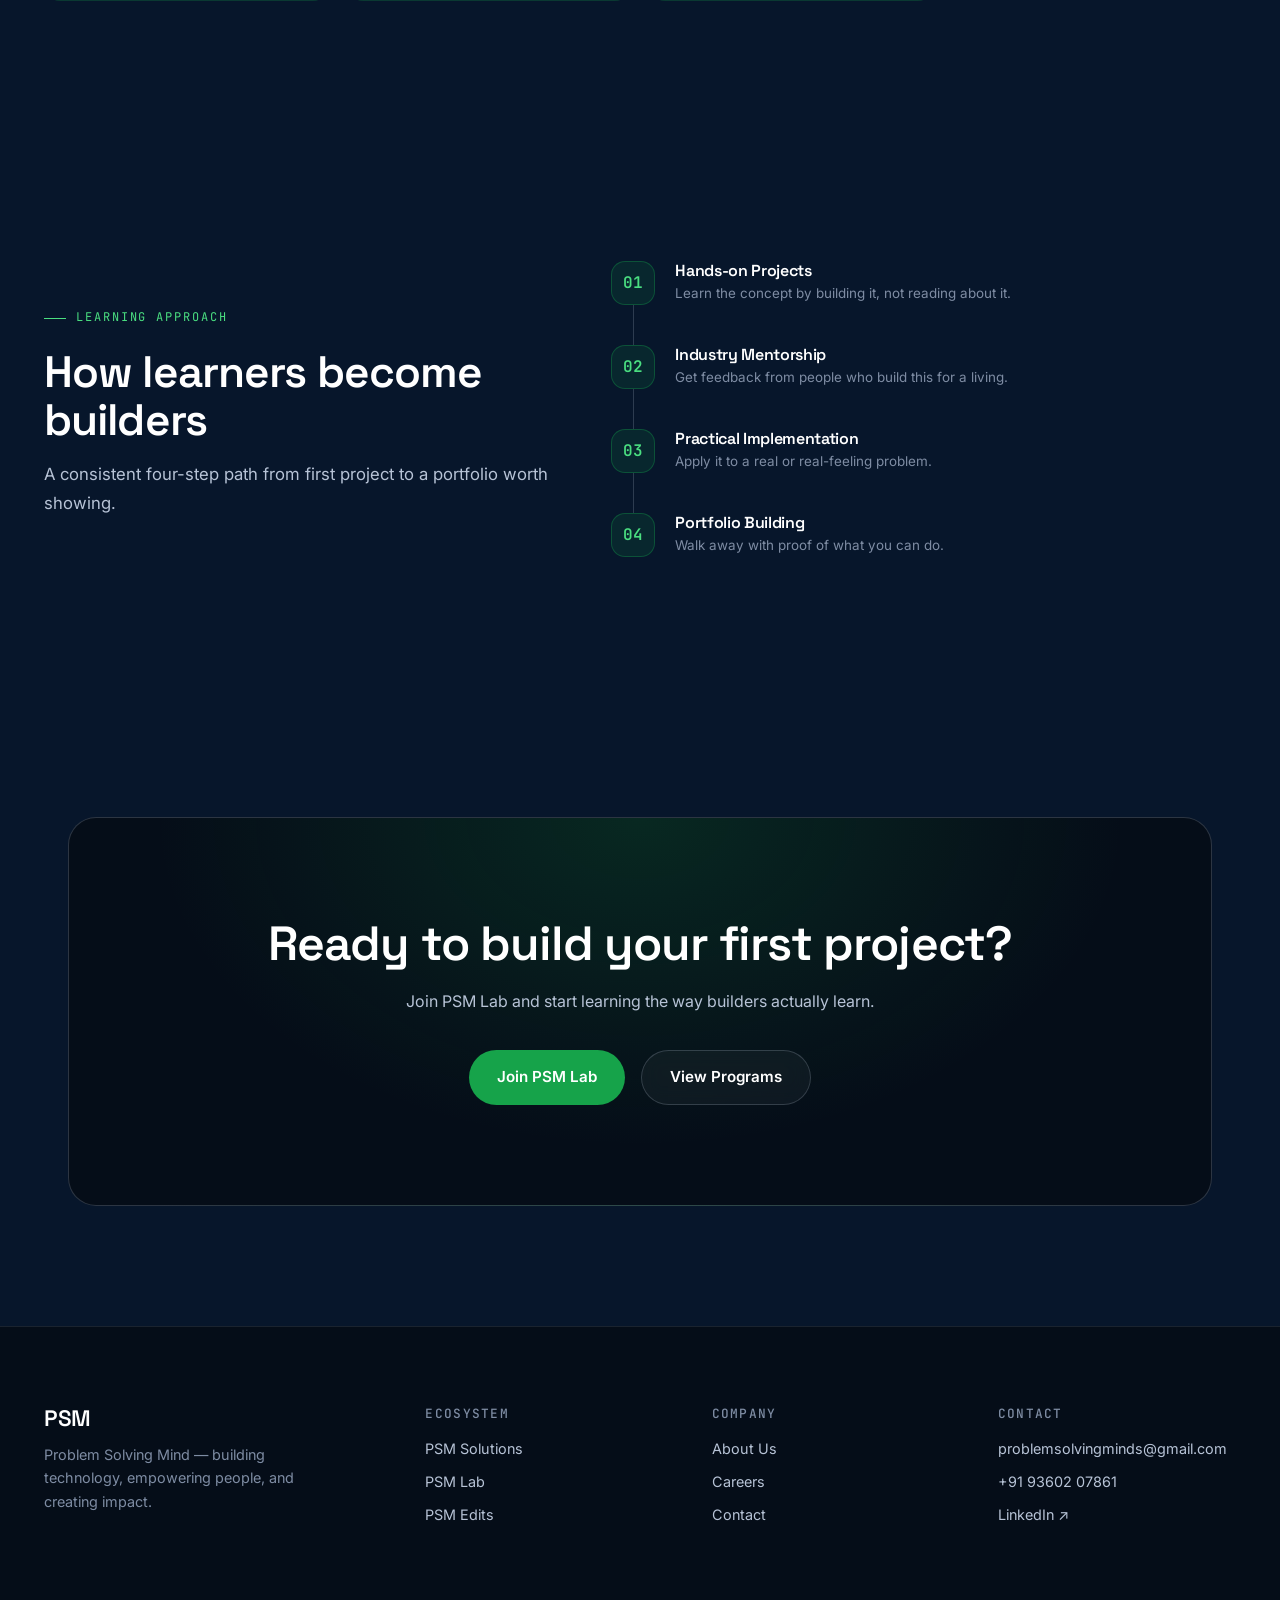
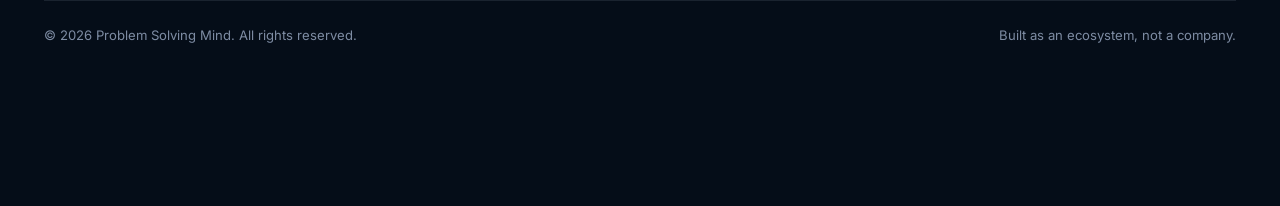
<file: lab.html>
<!DOCTYPE html>
<html lang="en">
<head>
<meta charset="UTF-8">
<meta name="viewport" content="width=device-width, initial-scale=1.0">
<title>PSM Lab — Learn By Building | Problem Solving Mind</title>
<meta name="description" content="PSM Lab offers hands-on, practical learning experiences across Programming, AI, IoT, Cloud, and Software Development.">
<link rel="preconnect" href="https://fonts.googleapis.com">
<link href="https://fonts.googleapis.com/css2?family=Space+Grotesk:wght@500;600;700&family=Inter:wght@400;500;600;700&family=JetBrains+Mono:wght@400;500&display=swap" rel="stylesheet">
<link rel="stylesheet" href="css/core.css">
<link rel="stylesheet" href="css/inner.css"><link rel="stylesheet" href="css/home.css">
</head>
<body>

<div class="bg-field"></div>
<div class="bg-grid"></div>

<div class="blob" style="width:520px;height:520px;top:-160px;left:-160px;background:#16A34A;"></div>
<div class="blob" style="width:340px;height:340px;bottom:-60px;right:-80px;background:#16A34A;opacity:0.12;"></div>

<nav class="island-nav" id="islandNav">
  <a href="index.html" class="island-nav__brand">
    <span class="dot-cluster"><span></span><span></span><span></span></span>
    <span class="brand-text">PSM</span>
  </a>
  <div class="island-nav__links">
    <a href="index.html" class="island-nav__link" data-key="home">
      <svg viewBox="0 0 24 24" fill="none" stroke="currentColor" stroke-width="1.8"><path d="M3 11.5 12 4l9 7.5"/><path d="M5 10v9a1 1 0 0 0 1 1h12a1 1 0 0 0 1-1v-9"/></svg>
      <span class="link-label">Home</span>
    </a>
    <a href="about.html" class="island-nav__link" data-key="about">
      <svg viewBox="0 0 24 24" fill="none" stroke="currentColor" stroke-width="1.8"><circle cx="12" cy="8" r="3.2"/><path d="M5 20c1.2-3.6 4-5.5 7-5.5s5.8 1.9 7 5.5"/></svg>
      <span class="link-label">About</span>
    </a>
    <a href="solutions.html" class="island-nav__link" data-key="solutions">
      <svg viewBox="0 0 24 24" fill="none" stroke="currentColor" stroke-width="1.8"><rect x="3" y="4" width="18" height="13" rx="2"/><path d="M8 21h8M12 17v4"/></svg>
      <span class="link-label">Solutions</span>
    </a>
    <a href="lab.html" class="island-nav__link is-active" data-key="lab">
      <svg viewBox="0 0 24 24" fill="none" stroke="currentColor" stroke-width="1.8"><path d="M9 3h6M10 3v5.5L5.5 17a2 2 0 0 0 1.8 3h9.4a2 2 0 0 0 1.8-3L14 8.5V3"/></svg>
      <span class="link-label">Lab</span>
    </a>
    <a href="edits.html" class="island-nav__link" data-key="edits">
      <svg viewBox="0 0 24 24" fill="none" stroke="currentColor" stroke-width="1.8"><path d="m12 19 7-7 3 3-7 7-3-3z"/><path d="m18 13-1.5-7.5L2 2l3.5 14.5L13 18z"/><path d="m2 2 7.586 7.586"/><circle cx="11" cy="11" r="2"/></svg>
      <span class="link-label">Edits</span>
    </a>
    <a href="careers.html" class="island-nav__link" data-key="careers">
      <svg viewBox="0 0 24 24" fill="none" stroke="currentColor" stroke-width="1.8"><rect x="3" y="7" width="18" height="13" rx="2"/><path d="M8 7V5a2 2 0 0 1 2-2h4a2 2 0 0 1 2 2v2"/></svg>
      <span class="link-label">Careers</span>
    </a>
    <a href="contact.html" class="island-nav__link island-nav__cta" data-key="contact">
      <svg viewBox="0 0 24 24" fill="none" stroke="currentColor" stroke-width="1.8"><path d="M21 15a2 2 0 0 1-2 2H7l-4 4V5a2 2 0 0 1 2-2h14a2 2 0 0 1 2 2z"/></svg>
      <span class="link-label">Contact</span>
    </a>
  </div>
  <button class="island-nav__toggle" id="navToggle" aria-label="Toggle navigation">
    <svg viewBox="0 0 24 24" fill="none" stroke="currentColor" stroke-width="1.8"><path d="M3 6h18M3 12h18M3 18h18"/></svg>
  </button>
</nav>


<header class="page-hero theme-green">
  <div class="container">
    <p class="eyebrow is-lab">PSM Lab</p>
    <h1>Learn By Building.</h1>
    <p class="section-lead" style="max-width:600px;margin-top:18px;">Hands-on, practical learning experiences across programming, AI, software development, and IoT — built to turn learners into builders.</p>
    <div class="hero-actions" style="margin-top:32px;">
      <a href="contact.html" class="btn btn-primary" style="background:var(--green);">Join PSM Lab</a>
      <a href="#streams" class="btn btn-ghost">Explore Streams</a>
    </div>
    <div class="hero-stats">
      <div class="stat"><strong>7</strong><span>Learning Streams</span></div>
      <div class="stat"><strong>4</strong><span>Step Learning Approach</span></div>
      <div class="stat"><strong>1:1</strong><span>Industry Mentorship</span></div>
    </div>
  </div>
</header>

<section id="philosophy">
  <div class="container">
    <div class="mv-grid" style="grid-template-columns:1fr;max-width:760px;margin:0 auto;">
      <div class="mv-card reveal" style="text-align:center;border-color:rgba(22,163,74,0.25);">
        <p class="eyebrow is-lab" style="justify-content:center;">Learning Philosophy</p>
        <h3 style="font-size:1.8rem;margin-bottom:0;">Build <span class="text-green">&gt;</span> Experiment <span class="text-green">&gt;</span> Deploy</h3>
      </div>
    </div>
  </div>
</section>

<section id="streams">
  <div class="container">
    <div class="section-head reveal">
      <p class="eyebrow is-lab">Streams</p>
      <h2 class="section-title">What you can learn</h2>
      <p class="section-lead">Every stream is project-first — you ship something real before you've finished the syllabus.</p>
    </div>
    <div class="stream-grid">
      <div class="stream-card reveal">
        <svg viewBox="0 0 24 24" fill="none" stroke="currentColor" stroke-width="1.6"><path d="m8 9-5 3 5 3M16 9l5 3-5 3M13 5l-2 14"/></svg>
        <h4>Programming</h4>
      </div>
      <div class="stream-card reveal reveal-delay-1">
        <svg viewBox="0 0 24 24" fill="none" stroke="currentColor" stroke-width="1.6"><rect x="2" y="4" width="20" height="14" rx="2"/><path d="M8 21h8M12 18v3"/></svg>
        <h4>Web Development</h4>
      </div>
      <div class="stream-card reveal reveal-delay-2">
        <svg viewBox="0 0 24 24" fill="none" stroke="currentColor" stroke-width="1.6"><path d="M12 2a5 5 0 0 0-5 5c0 1.5.7 2.8 1.8 3.7L8 14h8l-.8-3.3A5 5 0 0 0 17 7a5 5 0 0 0-5-5z"/><path d="M9 18h6M10 21h4"/></svg>
        <h4>AI</h4>
      </div>
      <div class="stream-card reveal reveal-delay-3">
        <svg viewBox="0 0 24 24" fill="none" stroke="currentColor" stroke-width="1.6"><rect x="4" y="9" width="16" height="11" rx="2"/><path d="M8 9V6a4 4 0 0 1 8 0v3"/><circle cx="12" cy="14" r="1.4"/></svg>
        <h4>IoT</h4>
      </div>
      <div class="stream-card reveal">
        <svg viewBox="0 0 24 24" fill="none" stroke="currentColor" stroke-width="1.6"><path d="M18 10h-1.26A8 8 0 1 0 9 20h9a5 5 0 0 0 0-10z"/></svg>
        <h4>Cloud</h4>
      </div>
      <div class="stream-card reveal reveal-delay-1">
        <svg viewBox="0 0 24 24" fill="none" stroke="currentColor" stroke-width="1.6"><rect x="3" y="3" width="18" height="18" rx="2"/><path d="M9 9h6v6H9z"/></svg>
        <h4>Software Development</h4>
      </div>
      <div class="stream-card reveal reveal-delay-2">
        <svg viewBox="0 0 24 24" fill="none" stroke="currentColor" stroke-width="1.6"><path d="M22 10v6M2 10l10-5 10 5-10 5z"/><path d="M6 12v5c0 1.5 2.7 3 6 3s6-1.5 6-3v-5"/></svg>
        <h4>Real-World Education<br><span style="font-size:0.75rem;color:var(--mist-dim);font-weight:400;">for schools</span></h4>
      </div>
    </div>
  </div>
</section>

<section id="approach">
  <div class="container learn-wrap">
    <div class="reveal">
      <p class="eyebrow is-lab">Learning Approach</p>
      <h2 class="section-title">How learners become builders</h2>
      <p class="section-lead">A consistent four-step path from first project to a portfolio worth showing.</p>
    </div>
    <div class="approach-flow reveal reveal-delay-1">
      <div class="approach-step">
        <div class="a-num">01</div>
        <div><h4>Hands-on Projects</h4><p>Learn the concept by building it, not reading about it.</p></div>
      </div>
      <div class="approach-step">
        <div class="a-num">02</div>
        <div><h4>Industry Mentorship</h4><p>Get feedback from people who build this for a living.</p></div>
      </div>
      <div class="approach-step">
        <div class="a-num">03</div>
        <div><h4>Practical Implementation</h4><p>Apply it to a real or real-feeling problem.</p></div>
      </div>
      <div class="approach-step">
        <div class="a-num">04</div>
        <div><h4>Portfolio Building</h4><p>Walk away with proof of what you can do.</p></div>
      </div>
    </div>
  </div>
</section>

<section id="final-cta">
  <div class="container">
    <div class="cta-block reveal" style="background:radial-gradient(ellipse at 50% 0%, rgba(22,163,74,0.18), transparent 60%), var(--navy-deep);">
      <h2>Ready to build your first project?</h2>
      <p>Join PSM Lab and start learning the way builders actually learn.</p>
      <div class="cta-actions">
        <a href="contact.html" class="btn btn-primary" style="background:var(--green);">Join PSM Lab</a>
        <a href="careers.html" class="btn btn-ghost">View Programs</a>
      </div>
    </div>
  </div>
</section>

<footer class="site-footer">
  <div class="container">
    <div class="footer-grid">
      <div class="footer-brand">
        <h3>PSM</h3>
        <p>Problem Solving Mind — building technology, empowering people, and creating impact.</p>
      </div>
      <div class="footer-col">
        <h4>Ecosystem</h4>
        <a href="solutions.html">PSM Solutions</a>
        <a href="lab.html">PSM Lab</a>
        <a href="edits.html">PSM Edits</a>
      </div>
      <div class="footer-col">
        <h4>Company</h4>
        <a href="about.html">About Us</a>
        <a href="careers.html">Careers</a>
        <a href="contact.html">Contact</a>
      </div>
      <div class="footer-col">
        <h4>Contact</h4>
        <span>problemsolvingminds@gmail.com</span>
        <span>+91 93602 07861</span>
        <a href="https://www.linkedin.com/company/problem-solving-minds/" target="_blank" rel="noopener">LinkedIn ↗</a>
      </div>
    </div>
    <div class="footer-bottom">
      <span>© 2026 Problem Solving Mind. All rights reserved.</span>
      <span>Built as an ecosystem, not a company.</span>
    </div>
  </div>
</footer>


<script src="js/main.js"></script>

</body>
</html>
</file>
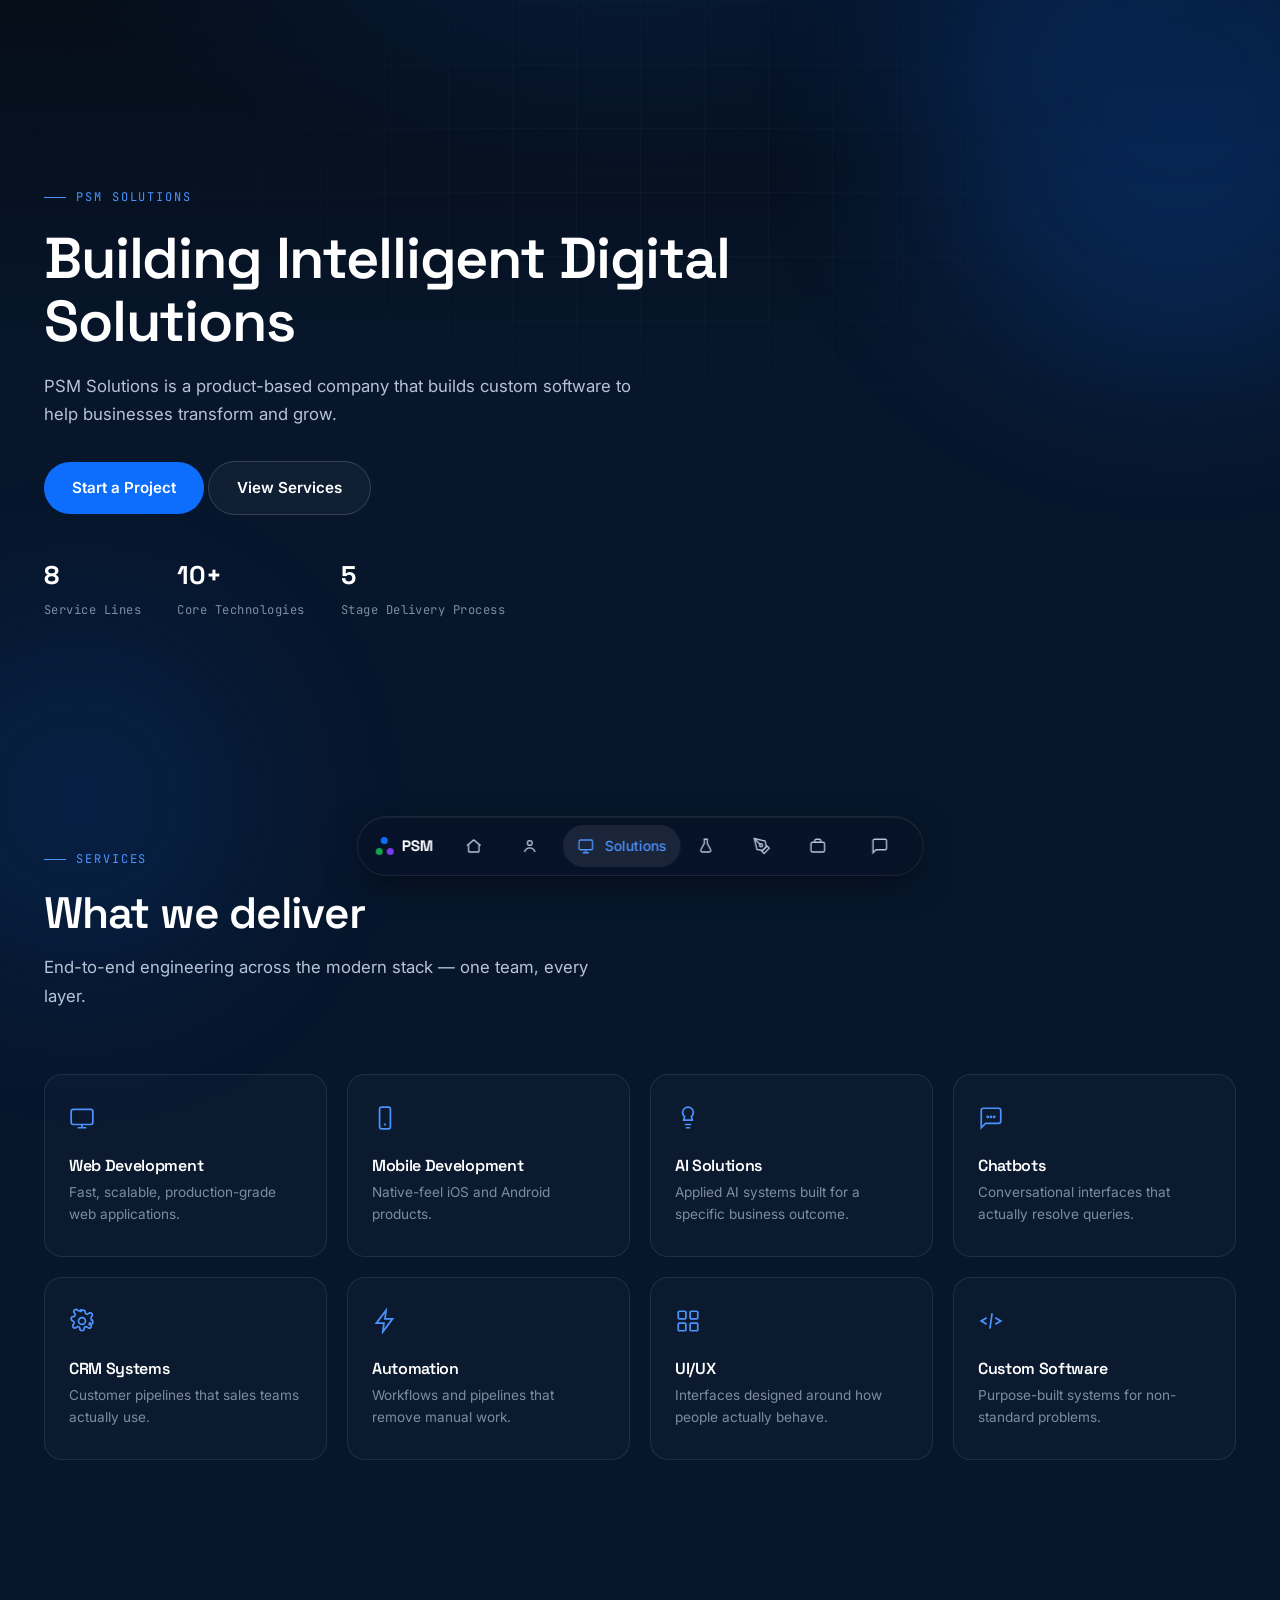
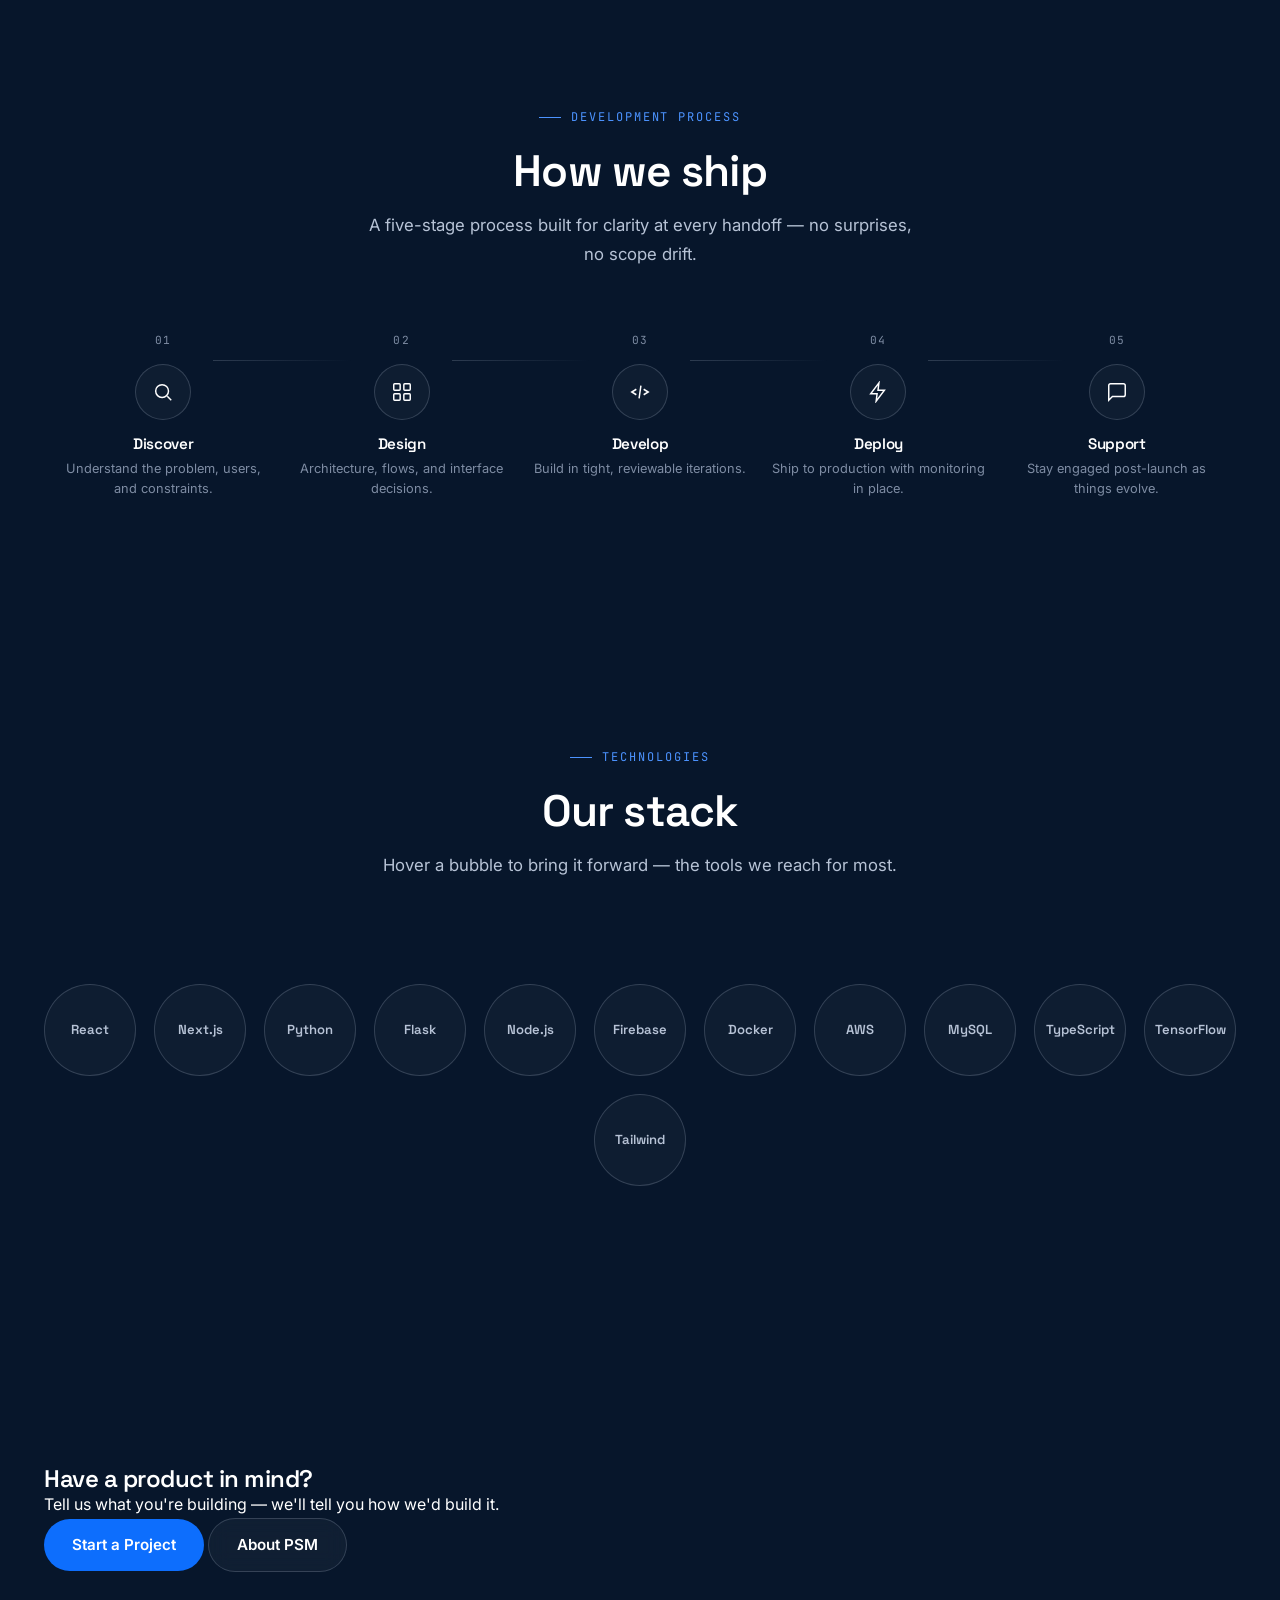
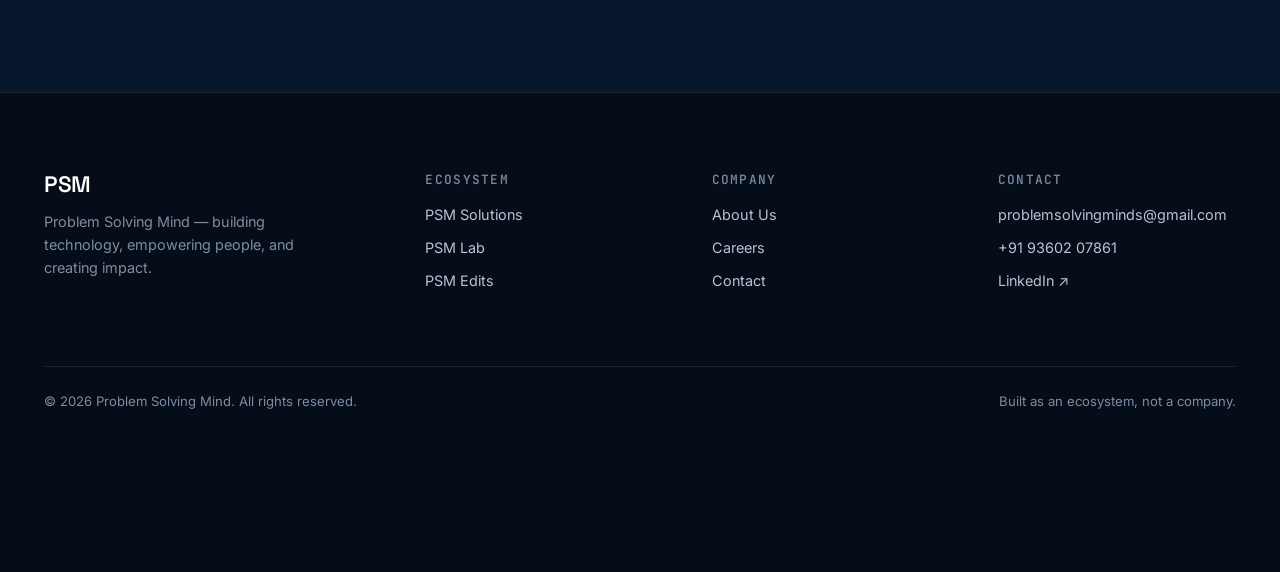
<file: solutions.html>
<!DOCTYPE html>
<html lang="en">
<head>
<meta charset="UTF-8">
<meta name="viewport" content="width=device-width, initial-scale=1.0">
<title>PSM Solutions — Technology Services | Problem Solving Mind</title>
<meta name="description" content="PSM Solutions is a product-based company that builds custom software to help businesses transform and grow.">
<link rel="preconnect" href="https://fonts.googleapis.com">
<link href="https://fonts.googleapis.com/css2?family=Space+Grotesk:wght@500;600;700&family=Inter:wght@400;500;600;700&family=JetBrains+Mono:wght@400;500&display=swap" rel="stylesheet">
<link rel="stylesheet" href="css/core.css">
<link rel="stylesheet" href="css/inner.css">
</head>
<body>

<div class="bg-field"></div>
<div class="bg-grid"></div>

<div class="blob" style="width:520px;height:520px;top:-160px;right:-160px;background:#0D6EFD;"></div>
<div class="blob" style="width:360px;height:360px;bottom:-80px;left:-100px;background:#0D6EFD;opacity:0.12;"></div>

<nav class="island-nav" id="islandNav">
  <a href="index.html" class="island-nav__brand">
    <span class="dot-cluster"><span></span><span></span><span></span></span>
    <span class="brand-text">PSM</span>
  </a>
  <div class="island-nav__links">
    <a href="index.html" class="island-nav__link" data-key="home">
      <svg viewBox="0 0 24 24" fill="none" stroke="currentColor" stroke-width="1.8"><path d="M3 11.5 12 4l9 7.5"/><path d="M5 10v9a1 1 0 0 0 1 1h12a1 1 0 0 0 1-1v-9"/></svg>
      <span class="link-label">Home</span>
    </a>
    <a href="about.html" class="island-nav__link" data-key="about">
      <svg viewBox="0 0 24 24" fill="none" stroke="currentColor" stroke-width="1.8"><circle cx="12" cy="8" r="3.2"/><path d="M5 20c1.2-3.6 4-5.5 7-5.5s5.8 1.9 7 5.5"/></svg>
      <span class="link-label">About</span>
    </a>
    <a href="solutions.html" class="island-nav__link is-active" data-key="solutions">
      <svg viewBox="0 0 24 24" fill="none" stroke="currentColor" stroke-width="1.8"><rect x="3" y="4" width="18" height="13" rx="2"/><path d="M8 21h8M12 17v4"/></svg>
      <span class="link-label">Solutions</span>
    </a>
    <a href="lab.html" class="island-nav__link" data-key="lab">
      <svg viewBox="0 0 24 24" fill="none" stroke="currentColor" stroke-width="1.8"><path d="M9 3h6M10 3v5.5L5.5 17a2 2 0 0 0 1.8 3h9.4a2 2 0 0 0 1.8-3L14 8.5V3"/></svg>
      <span class="link-label">Lab</span>
    </a>
    <a href="edits.html" class="island-nav__link" data-key="edits">
      <svg viewBox="0 0 24 24" fill="none" stroke="currentColor" stroke-width="1.8"><path d="m12 19 7-7 3 3-7 7-3-3z"/><path d="m18 13-1.5-7.5L2 2l3.5 14.5L13 18z"/><path d="m2 2 7.586 7.586"/><circle cx="11" cy="11" r="2"/></svg>
      <span class="link-label">Edits</span>
    </a>
    <a href="careers.html" class="island-nav__link" data-key="careers">
      <svg viewBox="0 0 24 24" fill="none" stroke="currentColor" stroke-width="1.8"><rect x="3" y="7" width="18" height="13" rx="2"/><path d="M8 7V5a2 2 0 0 1 2-2h4a2 2 0 0 1 2 2v2"/></svg>
      <span class="link-label">Careers</span>
    </a>
    <a href="contact.html" class="island-nav__link island-nav__cta" data-key="contact">
      <svg viewBox="0 0 24 24" fill="none" stroke="currentColor" stroke-width="1.8"><path d="M21 15a2 2 0 0 1-2 2H7l-4 4V5a2 2 0 0 1 2-2h14a2 2 0 0 1 2 2z"/></svg>
      <span class="link-label">Contact</span>
    </a>
  </div>
  <button class="island-nav__toggle" id="navToggle" aria-label="Toggle navigation">
    <svg viewBox="0 0 24 24" fill="none" stroke="currentColor" stroke-width="1.8"><path d="M3 6h18M3 12h18M3 18h18"/></svg>
  </button>
</nav>


<header class="page-hero theme-blue">
  <div class="container">
    <p class="eyebrow">PSM Solutions</p>
    <h1>Building Intelligent Digital Solutions</h1>
    <p class="section-lead" style="max-width:600px;margin-top:18px;">PSM Solutions is a product-based company that builds custom software to help businesses transform and grow.</p>
    <div class="hero-actions" style="margin-top:32px;">
      <a href="contact.html" class="btn btn-primary">Start a Project</a>
      <a href="#services" class="btn btn-ghost">View Services</a>
    </div>
    <div class="hero-stats">
      <div class="stat"><strong>8</strong><span>Service Lines</span></div>
      <div class="stat"><strong>10+</strong><span>Core Technologies</span></div>
      <div class="stat"><strong>5</strong><span>Stage Delivery Process</span></div>
    </div>
  </div>
</header>

<section id="services">
  <div class="container">
    <div class="section-head reveal">
      <p class="eyebrow">Services</p>
      <h2 class="section-title">What we deliver</h2>
      <p class="section-lead">End-to-end engineering across the modern stack — one team, every layer.</p>
    </div>
    <div class="service-list theme-blue">
      <div class="service-list-item reveal">
        <svg viewBox="0 0 24 24" fill="none" stroke="currentColor" stroke-width="1.6"><rect x="2" y="4" width="20" height="14" rx="2"/><path d="M8 21h8M12 18v3"/></svg>
        <h4>Web Development</h4><p>Fast, scalable, production-grade web applications.</p>
      </div>
      <div class="service-list-item reveal reveal-delay-1">
        <svg viewBox="0 0 24 24" fill="none" stroke="currentColor" stroke-width="1.6"><rect x="7" y="2" width="10" height="20" rx="2"/><path d="M11 18h2"/></svg>
        <h4>Mobile Development</h4><p>Native-feel iOS and Android products.</p>
      </div>
      <div class="service-list-item reveal reveal-delay-2">
        <svg viewBox="0 0 24 24" fill="none" stroke="currentColor" stroke-width="1.6"><path d="M12 2a5 5 0 0 0-5 5c0 1.5.7 2.8 1.8 3.7L8 14h8l-.8-3.3A5 5 0 0 0 17 7a5 5 0 0 0-5-5z"/><path d="M9 18h6M10 21h4"/></svg>
        <h4>AI Solutions</h4><p>Applied AI systems built for a specific business outcome.</p>
      </div>
      <div class="service-list-item reveal reveal-delay-3">
        <svg viewBox="0 0 24 24" fill="none" stroke="currentColor" stroke-width="1.6"><path d="M21 15a2 2 0 0 1-2 2H7l-4 4V5a2 2 0 0 1 2-2h14a2 2 0 0 1 2 2z"/><circle cx="9" cy="11" r="0.5" fill="currentColor"/><circle cx="12" cy="11" r="0.5" fill="currentColor"/><circle cx="15" cy="11" r="0.5" fill="currentColor"/></svg>
        <h4>Chatbots</h4><p>Conversational interfaces that actually resolve queries.</p>
      </div>
      <div class="service-list-item reveal">
        <svg viewBox="0 0 24 24" fill="none" stroke="currentColor" stroke-width="1.6"><circle cx="12" cy="12" r="3.2"/><path d="M19.4 13a1.7 1.7 0 0 0 .3 1.9l.1.1a2 2 0 1 1-2.8 2.8l-.1-.1a1.7 1.7 0 0 0-1.9-.3 1.7 1.7 0 0 0-1 1.5V19a2 2 0 1 1-4 0v-.1a1.7 1.7 0 0 0-1-1.6 1.7 1.7 0 0 0-1.9.3l-.1.1a2 2 0 1 1-2.8-2.8l.1-.1a1.7 1.7 0 0 0 .3-1.9 1.7 1.7 0 0 0-1.5-1H4a2 2 0 1 1 0-4h.1a1.7 1.7 0 0 0 1.5-1 1.7 1.7 0 0 0-.3-1.9l-.1-.1a2 2 0 1 1 2.8-2.8l.1.1a1.7 1.7 0 0 0 1.9.3H10a1.7 1.7 0 0 0 1-1.5V4a2 2 0 1 1 4 0v.1a1.7 1.7 0 0 0 1 1.5 1.7 1.7 0 0 0 1.9-.3l.1-.1a2 2 0 1 1 2.8 2.8l-.1.1a1.7 1.7 0 0 0-.3 1.9V10a1.7 1.7 0 0 0 1.5 1H20a2 2 0 1 1 0 4h-.1a1.7 1.7 0 0 0-1.5 1z"/></svg>
        <h4>CRM Systems</h4><p>Customer pipelines that sales teams actually use.</p>
      </div>
      <div class="service-list-item reveal reveal-delay-1">
        <svg viewBox="0 0 24 24" fill="none" stroke="currentColor" stroke-width="1.6"><path d="M13 2 4 14h7l-1 8 9-12h-7l1-8z"/></svg>
        <h4>Automation</h4><p>Workflows and pipelines that remove manual work.</p>
      </div>
      <div class="service-list-item reveal reveal-delay-2">
        <svg viewBox="0 0 24 24" fill="none" stroke="currentColor" stroke-width="1.6"><rect x="3" y="3" width="7" height="7" rx="1"/><rect x="14" y="3" width="7" height="7" rx="1"/><rect x="3" y="14" width="7" height="7" rx="1"/><rect x="14" y="14" width="7" height="7" rx="1"/></svg>
        <h4>UI/UX</h4><p>Interfaces designed around how people actually behave.</p>
      </div>
      <div class="service-list-item reveal reveal-delay-3">
        <svg viewBox="0 0 24 24" fill="none" stroke="currentColor" stroke-width="1.6"><path d="m8 9-5 3 5 3M16 9l5 3-5 3M13 5l-2 14"/></svg>
        <h4>Custom Software</h4><p>Purpose-built systems for non-standard problems.</p>
      </div>
    </div>
  </div>
</section>

<section id="process">
  <div class="container">
    <div class="section-head center reveal">
      <p class="eyebrow" style="justify-content:center;">Development Process</p>
      <h2 class="section-title">How we ship</h2>
      <p class="section-lead">A five-stage process built for clarity at every handoff — no surprises, no scope drift.</p>
    </div>
    <div class="process-flow reveal">
      <div class="process-step">
        <div class="step-num">01</div>
        <div class="step-circle"><svg viewBox="0 0 24 24" fill="none" stroke="currentColor" stroke-width="1.6"><circle cx="11" cy="11" r="7"/><path d="m21 21-4.3-4.3"/></svg></div>
        <h4>Discover</h4><p>Understand the problem, users, and constraints.</p>
      </div>
      <div class="process-step">
        <div class="step-num">02</div>
        <div class="step-circle"><svg viewBox="0 0 24 24" fill="none" stroke="currentColor" stroke-width="1.6"><rect x="3" y="3" width="7" height="7" rx="1"/><rect x="14" y="3" width="7" height="7" rx="1"/><rect x="3" y="14" width="7" height="7" rx="1"/><rect x="14" y="14" width="7" height="7" rx="1"/></svg></div>
        <h4>Design</h4><p>Architecture, flows, and interface decisions.</p>
      </div>
      <div class="process-step">
        <div class="step-num">03</div>
        <div class="step-circle"><svg viewBox="0 0 24 24" fill="none" stroke="currentColor" stroke-width="1.6"><path d="m8 9-5 3 5 3M16 9l5 3-5 3M13 5l-2 14"/></svg></div>
        <h4>Develop</h4><p>Build in tight, reviewable iterations.</p>
      </div>
      <div class="process-step">
        <div class="step-num">04</div>
        <div class="step-circle"><svg viewBox="0 0 24 24" fill="none" stroke="currentColor" stroke-width="1.6"><path d="M13 2 4 14h7l-1 8 9-12h-7l1-8z"/></svg></div>
        <h4>Deploy</h4><p>Ship to production with monitoring in place.</p>
      </div>
      <div class="process-step">
        <div class="step-num">05</div>
        <div class="step-circle"><svg viewBox="0 0 24 24" fill="none" stroke="currentColor" stroke-width="1.6"><path d="M21 15a2 2 0 0 1-2 2H7l-4 4V5a2 2 0 0 1 2-2h14a2 2 0 0 1 2 2z"/></svg></div>
        <h4>Support</h4><p>Stay engaged post-launch as things evolve.</p>
      </div>
    </div>
  </div>
</section>

<section id="tech">
  <div class="container">
    <div class="section-head center reveal">
      <p class="eyebrow" style="justify-content:center;">Technologies</p>
      <h2 class="section-title">Our stack</h2>
      <p class="section-lead">Hover a bubble to bring it forward — the tools we reach for most.</p>
    </div>
    <div class="bubble-field reveal">
      <div class="tech-bubble">React</div>
      <div class="tech-bubble">Next.js</div>
      <div class="tech-bubble">Python</div>
      <div class="tech-bubble">Flask</div>
      <div class="tech-bubble">Node.js</div>
      <div class="tech-bubble">Firebase</div>
      <div class="tech-bubble">Docker</div>
      <div class="tech-bubble">AWS</div>
      <div class="tech-bubble">MySQL</div>
      <div class="tech-bubble">TypeScript</div>
      <div class="tech-bubble">TensorFlow</div>
      <div class="tech-bubble">Tailwind</div>
    </div>
  </div>
</section>

<section id="final-cta">
  <div class="container">
    <div class="cta-block reveal">
      <h2>Have a product in mind?</h2>
      <p>Tell us what you're building — we'll tell you how we'd build it.</p>
      <div class="cta-actions">
        <a href="contact.html" class="btn btn-primary">Start a Project</a>
        <a href="about.html" class="btn btn-ghost">About PSM</a>
      </div>
    </div>
  </div>
</section>

<footer class="site-footer">
  <div class="container">
    <div class="footer-grid">
      <div class="footer-brand">
        <h3>PSM</h3>
        <p>Problem Solving Mind — building technology, empowering people, and creating impact.</p>
      </div>
      <div class="footer-col">
        <h4>Ecosystem</h4>
        <a href="solutions.html">PSM Solutions</a>
        <a href="lab.html">PSM Lab</a>
        <a href="edits.html">PSM Edits</a>
      </div>
      <div class="footer-col">
        <h4>Company</h4>
        <a href="about.html">About Us</a>
        <a href="careers.html">Careers</a>
        <a href="contact.html">Contact</a>
      </div>
      <div class="footer-col">
        <h4>Contact</h4>
        <span>problemsolvingminds@gmail.com</span>
        <span>+91 93602 07861</span>
        <a href="https://www.linkedin.com/company/problem-solving-minds/" target="_blank" rel="noopener">LinkedIn ↗</a>
      </div>
    </div>
    <div class="footer-bottom">
      <span>© 2026 Problem Solving Mind. All rights reserved.</span>
      <span>Built as an ecosystem, not a company.</span>
    </div>
  </div>
</footer>


<script src="js/main.js"></script>

</body>
</html>
</file>
<file: css/core.css>
/* =========================================================
   PSM — Core Design System
   Tokens, typography, layout primitives, navbar, footer
   ========================================================= */

:root {
  /* Brand tokens */
  --navy: #07162B;
  --navy-deep: #050D18;
  --black: #0B0B0B;
  --blue: #0D6EFD;
  --blue-soft: #4C93FF;
  --purple: #7C3AED;
  --purple-soft: #A78BFA;
  --green: #16A34A;
  --green-soft: #4ADE80;
  --white: #FFFFFF;
  --mist: #B7C3D6;
  --mist-dim: #7E8CA3;
  --line: rgba(183, 195, 214, 0.12);
  --line-strong: rgba(183, 195, 214, 0.22);

  /* Surfaces */
  --bg: var(--navy);
  --bg-deep: var(--navy-deep);
  --glass: rgba(13, 22, 38, 0.55);
  --glass-light: rgba(255, 255, 255, 0.04);

  /* Type */
  --font-display: 'Space Grotesk', sans-serif;
  --font-body: 'Inter', sans-serif;
  --font-mono: 'JetBrains Mono', monospace;

  /* Motion */
  --ease: cubic-bezier(0.16, 1, 0.3, 1);
  --ease-soft: cubic-bezier(0.22, 1, 0.36, 1);

  /* Layout */
  --container: 1240px;
  --nav-h: 64px;
}

* { box-sizing: border-box; margin: 0; padding: 0; }

html {
  scroll-behavior: smooth;
}

@media (prefers-reduced-motion: reduce) {
  html { scroll-behavior: auto; }
  * { animation-duration: 0.01ms !important; animation-iteration-count: 1 !important; transition-duration: 0.01ms !important; scroll-behavior: auto !important; }
}

body {
  background: var(--bg);
  color: var(--white);
  font-family: var(--font-body);
  font-size: 16px;
  line-height: 1.6;
  overflow-x: hidden;
  -webkit-font-smoothing: antialiased;
  position: relative;
}

/* Ambient backdrop: faint grid + gradient blobs, fixed under all content */
.bg-field {
  position: fixed;
  inset: 0;
  z-index: -2;
  background:
    radial-gradient(ellipse 80% 50% at 50% -10%, rgba(13,110,253,0.16), transparent 60%),
    linear-gradient(180deg, var(--navy-deep) 0%, var(--navy) 40%, var(--navy) 100%);
  pointer-events: none;
}

.bg-grid {
  position: fixed;
  inset: 0;
  z-index: -1;
  opacity: 0.35;
  background-image:
    linear-gradient(var(--line) 1px, transparent 1px),
    linear-gradient(90deg, var(--line) 1px, transparent 1px);
  background-size: 64px 64px;
  mask-image: radial-gradient(ellipse 70% 60% at 50% 20%, black 0%, transparent 75%);
  pointer-events: none;
}

.blob {
  position: fixed;
  border-radius: 50%;
  filter: blur(90px);
  opacity: 0.22;
  z-index: -1;
  pointer-events: none;
}

a { color: inherit; text-decoration: none; }
ul { list-style: none; }
img { max-width: 100%; display: block; }
button { font-family: inherit; cursor: pointer; border: none; background: none; color: inherit; }

.container {
  max-width: var(--container);
  margin: 0 auto;
  padding: 0 24px;
}

section {
  position: relative;
  padding: 120px 0;
}

@media (max-width: 768px) {
  section { padding: 80px 0; }
}

/* ---------- Typography ---------- */

h1, h2, h3, h4 {
  font-family: var(--font-display);
  font-weight: 600;
  line-height: 1.1;
  letter-spacing: -0.02em;
}

.eyebrow {
  font-family: var(--font-mono);
  font-size: 0.75rem;
  letter-spacing: 0.16em;
  text-transform: uppercase;
  color: var(--blue-soft);
  display: inline-flex;
  align-items: center;
  gap: 10px;
  margin-bottom: 20px;
}

.eyebrow::before {
  content: '';
  width: 22px;
  height: 1px;
  background: currentColor;
}

.eyebrow.is-lab { color: var(--green-soft); }
.eyebrow.is-edits { color: var(--purple-soft); }

h2.section-title {
  font-size: clamp(2rem, 4vw, 2.75rem);
  margin-bottom: 16px;
}

p.section-lead {
  color: var(--mist);
  font-size: 1.05rem;
  max-width: 560px;
  line-height: 1.7;
}

.section-head {
  margin-bottom: 64px;
}

.section-head.center {
  text-align: center;
  margin-left: auto;
  margin-right: auto;
}
.section-head.center p.section-lead { margin-left: auto; margin-right: auto; }

/* ---------- Buttons ---------- */

.btn {
  display: inline-flex;
  align-items: center;
  justify-content: center;
  gap: 8px;
  padding: 14px 28px;
  border-radius: 100px;
  font-family: var(--font-body);
  font-weight: 600;
  font-size: 0.95rem;
  white-space: nowrap;
  transition: transform 0.4s var(--ease), box-shadow 0.4s var(--ease), background 0.3s ease, border-color 0.3s ease;
}

.btn-primary {
  background: var(--blue);
  color: var(--white);
  box-shadow: 0 0 0 0 rgba(13,110,253,0.5);
}
.btn-primary:hover {
  transform: translateY(-2px);
  box-shadow: 0 8px 30px -6px rgba(13,110,253,0.6);
}

.btn-ghost {
  background: rgba(255,255,255,0.04);
  border: 1px solid var(--line-strong);
  color: var(--white);
  backdrop-filter: blur(10px);
}
.btn-ghost:hover {
  background: rgba(255,255,255,0.08);
  transform: translateY(-2px);
  border-color: rgba(255,255,255,0.4);
}

.btn-sm { padding: 10px 20px; font-size: 0.85rem; }

/* ---------- Reveal on scroll ---------- */

.reveal {
  opacity: 0;
  transform: translateY(28px);
  transition: opacity 0.9s var(--ease), transform 0.9s var(--ease);
}
.reveal.is-visible {
  opacity: 1;
  transform: translateY(0);
}
.reveal-delay-1 { transition-delay: 0.08s; }
.reveal-delay-2 { transition-delay: 0.16s; }
.reveal-delay-3 { transition-delay: 0.24s; }
.reveal-delay-4 { transition-delay: 0.32s; }

/* =========================================================
   NAVBAR — Dynamic Island
   ========================================================= */

.island-nav {
  position: fixed;
  left: 50%;
  bottom: 24px;
  transform: translateX(-50%);
  z-index: 200;
  display: flex;
  align-items: center;
  gap: 4px;
  padding: 8px;
  border-radius: 100px;
  background: rgba(10, 18, 32, 0.6);
  border: 1px solid rgba(255,255,255,0.08);
  backdrop-filter: blur(20px) saturate(160%);
  -webkit-backdrop-filter: blur(20px) saturate(160%);
  box-shadow: 0 10px 40px -10px rgba(0,0,0,0.6), inset 0 1px 0 rgba(255,255,255,0.06);
  transition: bottom 0.5s var(--ease), transform 0.5s var(--ease), gap 0.4s var(--ease), padding 0.4s var(--ease);
}

.island-nav__brand {
  display: flex;
  align-items: center;
  gap: 8px;
  padding: 8px 14px 8px 10px;
  border-radius: 100px;
  font-family: var(--font-display);
  font-weight: 700;
  font-size: 0.95rem;
  letter-spacing: -0.01em;
}

.island-nav__brand .dot-cluster {
  position: relative;
  width: 18px;
  height: 18px;
  flex-shrink: 0;
}
.island-nav__brand .dot-cluster span {
  position: absolute;
  width: 7px;
  height: 7px;
  border-radius: 50%;
}
.island-nav__brand .dot-cluster span:nth-child(1) { background: var(--blue); top: 0; left: 5px; }
.island-nav__brand .dot-cluster span:nth-child(2) { background: var(--green); bottom: 0; left: 0; }
.island-nav__brand .dot-cluster span:nth-child(3) { background: var(--purple); bottom: 0; right: 0; }

.island-nav__links {
  display: flex;
  align-items: center;
  gap: 2px;
}

.island-nav__link {
  display: flex;
  align-items: center;
  gap: 8px;
  padding: 10px 14px;
  border-radius: 100px;
  font-size: 0.875rem;
  font-weight: 500;
  color: var(--mist);
  white-space: nowrap;
  overflow: hidden;
  transition: background 0.35s var(--ease), color 0.35s var(--ease), max-width 0.45s var(--ease), padding 0.35s var(--ease);
}

.island-nav__link svg {
  width: 18px;
  height: 18px;
  flex-shrink: 0;
}

.island-nav__link .link-label {
  max-width: 140px;
  overflow: hidden;
  transition: max-width 0.4s var(--ease), opacity 0.3s var(--ease), margin 0.4s var(--ease);
  white-space: nowrap;
}

.island-nav__link:hover,
.island-nav__link.is-active {
  background: rgba(255,255,255,0.08);
  color: var(--white);
}

.island-nav__link.is-active { color: var(--blue-soft); }

/* Desktop: collapse to icon, grow with text on hover */
@media (min-width: 901px) {
  .island-nav__link:not(:hover):not(.is-active) .link-label {
    max-width: 0;
    opacity: 0;
    margin-left: 0;
  }
  .island-nav__link:hover .link-label,
  .island-nav__link.is-active .link-label {
    max-width: 140px;
    opacity: 1;
    margin-left: 2px;
  }
  .island-nav__cta { margin-left: 6px; }
}

/* Hide-on-scroll-down behavior (desktop + mobile) */
.island-nav.is-hidden {
  bottom: -90px;
}

/* ---------- Mobile: icon-only horizontal island ---------- */
@media (max-width: 900px) {
  .island-nav {
    flex-direction: row;
    align-items: center;
    justify-content: center;
    width: auto;
    border-radius: 28px;
    padding: 8px 10px;
    bottom: 18px;
    gap: 4px;
    overflow: visible;
    transition: bottom 0.5s var(--ease), transform 0.5s var(--ease);
  }

  .island-nav__brand .brand-text {
    display: none;
  }

  .island-nav__links {
    display: flex;
    flex-direction: row;
    align-items: center;
    gap: 4px;
  }

  .island-nav__link {
    padding: 12px;
    border-radius: 18px;
  }

  .island-nav__link .link-label {
    display: none;
  }

  .island-nav.is-hidden {
    bottom: -100px;
  }
}

/* ---------- Footer ---------- */

footer.site-footer {
  position: relative;
  padding: 80px 0 160px;
  border-top: 1px solid var(--line);
  background: var(--navy-deep);
}

.footer-grid {
  display: grid;
  grid-template-columns: 1.4fr 1fr 1fr 1fr;
  gap: 48px;
}

@media (max-width: 768px) {
  .footer-grid { grid-template-columns: 1fr 1fr; }
}

.footer-brand h3 {
  font-size: 1.4rem;
  margin-bottom: 12px;
}
.footer-brand p {
  color: var(--mist-dim);
  font-size: 0.9rem;
  max-width: 280px;
}

.footer-col h4 {
  font-size: 0.8rem;
  font-family: var(--font-mono);
  letter-spacing: 0.1em;
  text-transform: uppercase;
  color: var(--mist-dim);
  margin-bottom: 16px;
  font-weight: 500;
}
.footer-col a, .footer-col span {
  display: block;
  color: var(--mist);
  font-size: 0.9rem;
  margin-bottom: 10px;
  transition: color 0.3s ease;
}
.footer-col a:hover { color: var(--white); }

.footer-bottom {
  margin-top: 64px;
  padding-top: 24px;
  border-top: 1px solid var(--line);
  display: flex;
  justify-content: space-between;
  flex-wrap: wrap;
  gap: 12px;
  font-size: 0.82rem;
  color: var(--mist-dim);
}

/* ---------- Page hero shared ---------- */
.page-hero {
  padding: 180px 0 100px;
  position: relative;
}

/* ---------- Misc utility ---------- */
.text-blue { color: var(--blue-soft); }
.text-green { color: var(--green-soft); }
.text-purple { color: var(--purple-soft); }
.divider { height: 1px; background: var(--line); border: none; }
</file>
<file: css/home.css>
/* =========================================================
   Home page specific styles
   ========================================================= */

/* ---------- Hero ---------- */
.hero {
  padding: 160px 0 80px;
  position: relative;
  overflow: hidden;
}

.hero-grid {
  display: grid;
  grid-template-columns: 1.05fr 0.95fr;
  align-items: center;
  gap: 40px;
}

@media (max-width: 980px) {
  .hero-grid { grid-template-columns: 1fr; }
}

.hero-copy h1 {
  font-size: clamp(2.4rem, 5.4vw, 4.1rem);
  margin-bottom: 24px;
}

.hero-copy h1 .accent-blue { color: var(--blue-soft); }
.hero-copy h1 .accent-green { color: var(--green-soft); }
.hero-copy h1 .accent-purple { color: var(--purple-soft); }

.hero-copy p.lead {
  font-size: 1.15rem;
  color: var(--mist);
  max-width: 480px;
  margin-bottom: 36px;
  line-height: 1.7;
}

.hero-actions {
  display: flex;
  gap: 14px;
  flex-wrap: wrap;
  margin-bottom: 48px;
}

.hero-meta {
  display: flex;
  gap: 32px;
  flex-wrap: wrap;
}
.hero-meta .meta-item {
  font-family: var(--font-mono);
  font-size: 0.78rem;
  color: var(--mist-dim);
  letter-spacing: 0.04em;
}
.hero-meta .meta-item strong {
  display: block;
  font-family: var(--font-display);
  font-size: 1.5rem;
  color: var(--white);
  font-weight: 600;
  letter-spacing: -0.01em;
}

.hero-visual {
  position: relative;
  height: 480px;
}
@media (max-width: 980px) { .hero-visual { height: 340px; margin-top: 20px; } }

.hero-visual canvas {
  width: 100%;
  height: 100%;
  display: block;
}

.orbit-label {
  position: absolute;
  font-family: var(--font-mono);
  font-size: 0.72rem;
  letter-spacing: 0.06em;
  padding: 5px 11px;
  border-radius: 100px;
  background: rgba(10,18,32,0.7);
  border: 1px solid var(--line-strong);
  backdrop-filter: blur(8px);
  pointer-events: none;
  white-space: nowrap;
}
.orbit-label.l-solutions { top: 14%; right: 6%; color: var(--blue-soft); }
.orbit-label.l-lab { bottom: 18%; left: 2%; color: var(--green-soft); }
.orbit-label.l-edits { bottom: 6%; right: 18%; color: var(--purple-soft); }

/* ---------- Ecosystem cards ---------- */
.eco-grid {
  display: grid;
  grid-template-columns: repeat(3, 1fr);
  gap: 24px;
}
@media (max-width: 900px) { .eco-grid { grid-template-columns: 1fr; } }

.eco-card {
  position: relative;
  padding: 36px 28px;
  border-radius: 20px;
  background: linear-gradient(180deg, rgba(255,255,255,0.035), rgba(255,255,255,0.01));
  border: 1px solid var(--line);
  overflow: hidden;
  transition: transform 0.5s var(--ease), border-color 0.4s ease;
}
.eco-card::before {
  content: '';
  position: absolute;
  top: -40%;
  left: -20%;
  width: 70%;
  height: 70%;
  border-radius: 50%;
  filter: blur(60px);
  opacity: 0.25;
  transition: opacity 0.5s ease;
}
.eco-card:hover { transform: translateY(-6px); }
.eco-card:hover::before { opacity: 0.4; }

.eco-card.c-solutions::before { background: var(--blue); }
.eco-card.c-lab::before { background: var(--green); }
.eco-card.c-edits::before { background: var(--purple); }

.eco-card .eco-icon {
  width: 48px;
  height: 48px;
  border-radius: 14px;
  display: flex;
  align-items: center;
  justify-content: center;
  margin-bottom: 24px;
  position: relative;
  z-index: 1;
}
.eco-card.c-solutions .eco-icon { background: rgba(13,110,253,0.14); color: var(--blue-soft); border: 1px solid rgba(13,110,253,0.3); }
.eco-card.c-lab .eco-icon { background: rgba(22,163,74,0.14); color: var(--green-soft); border: 1px solid rgba(22,163,74,0.3); }
.eco-card.c-edits .eco-icon { background: rgba(124,58,237,0.14); color: var(--purple-soft); border: 1px solid rgba(124,58,237,0.3); }
.eco-card .eco-icon svg { width: 24px; height: 24px; }

.eco-card h3 { font-size: 1.3rem; margin-bottom: 10px; position: relative; z-index: 1; }
.eco-card p { color: var(--mist); font-size: 0.92rem; margin-bottom: 20px; position: relative; z-index: 1; }
.eco-card .eco-link {
  display: inline-flex;
  align-items: center;
  gap: 6px;
  font-size: 0.85rem;
  font-weight: 600;
  position: relative;
  z-index: 1;
  transition: gap 0.3s var(--ease);
}
.eco-card.c-solutions .eco-link { color: var(--blue-soft); }
.eco-card.c-lab .eco-link { color: var(--green-soft); }
.eco-card.c-edits .eco-link { color: var(--purple-soft); }
.eco-card:hover .eco-link { gap: 10px; }

/* ---------- Service grid (What We Build) ---------- */
.service-grid {
  display: grid;
  grid-template-columns: repeat(4, 1fr);
  gap: 1px;
  background: var(--line);
  border: 1px solid var(--line);
  border-radius: 20px;
  overflow: hidden;
}
@media (max-width: 900px) { .service-grid { grid-template-columns: repeat(2, 1fr); } }

.service-tile {
  background: var(--navy);
  padding: 32px 24px;
  transition: background 0.4s ease;
  position: relative;
}
.service-tile:hover { background: rgba(13,110,253,0.06); }
.service-tile svg { width: 26px; height: 26px; color: var(--blue-soft); margin-bottom: 18px; }
.service-tile h4 { font-size: 0.98rem; font-weight: 600; margin-bottom: 6px; }
.service-tile span { font-size: 0.8rem; color: var(--mist-dim); }

/* ---------- Learning ecosystem ---------- */
.learn-wrap {
  display: grid;
  grid-template-columns: 0.9fr 1.1fr;
  gap: 56px;
  align-items: center;
}
@media (max-width: 900px) { .learn-wrap { grid-template-columns: 1fr; gap: 36px; } }

.topic-pills {
  display: flex;
  flex-wrap: wrap;
  gap: 12px;
}
.topic-pill {
  padding: 12px 20px;
  border-radius: 100px;
  border: 1px solid rgba(22,163,74,0.3);
  background: rgba(22,163,74,0.08);
  color: var(--green-soft);
  font-size: 0.88rem;
  font-weight: 600;
  display: flex;
  align-items: center;
  gap: 8px;
  transition: background 0.3s ease, transform 0.3s var(--ease);
}
.topic-pill:hover { background: rgba(22,163,74,0.16); transform: translateY(-2px); }
.topic-pill .dot { width: 6px; height: 6px; border-radius: 50%; background: var(--green-soft); }

/* ---------- Creative growth ---------- */
.creative-grid {
  display: grid;
  grid-template-columns: repeat(4, 1fr);
  gap: 20px;
}
@media (max-width: 900px) { .creative-grid { grid-template-columns: repeat(2, 1fr); } }

.creative-card {
  padding: 28px 22px;
  border-radius: 18px;
  background: linear-gradient(165deg, rgba(124,58,237,0.10), rgba(124,58,237,0.02));
  border: 1px solid rgba(124,58,237,0.2);
  transition: transform 0.4s var(--ease), border-color 0.3s ease;
}
.creative-card:hover { transform: translateY(-5px); border-color: rgba(124,58,237,0.45); }
.creative-card svg { width: 24px; height: 24px; color: var(--purple-soft); margin-bottom: 16px; }
.creative-card h4 { font-size: 1rem; margin-bottom: 6px; }
.creative-card p { font-size: 0.84rem; color: var(--mist-dim); }

/* ---------- Impact numbers ---------- */
.impact-strip {
  display: grid;
  grid-template-columns: repeat(4, 1fr);
  gap: 1px;
  background: var(--line);
  
  border-radius: 20px;
  border-top: 1px solid var(--line);
  border-bottom: 1px solid var(--line);
}
@media (max-width: 768px) { .impact-strip { grid-template-columns: repeat(2, 1fr); } }
.impact-cell {
  background: var(transparent);
  padding: 48px 24px;
  text-align: center;
}
.impact-cell .num {
  font-family: var(--font-display);
  font-size: clamp(2.2rem, 4vw, 3rem);
  font-weight: 700;
  background: linear-gradient(135deg, #fff, var(--mist));
  -webkit-background-clip: text;
  background-clip: text;
  color: transparent;
}
.impact-cell .label {
  margin-top: 8px;
  font-size: 0.85rem;
  color: var(--mist-dim);
  font-family: var(--font-mono);
  letter-spacing: 0.03em;
}

/* ---------- Final CTA ---------- */
.cta-block {
  text-align: center;
  padding: 100px 24px;
  border-radius: 28px;
  margin: 0 24px;
  position: relative;
  overflow: hidden;
  background: radial-gradient(ellipse at 50% 0%, rgba(13,110,253,0.18), transparent 60%), var(--navy-deep);
  border: 1px solid var(--line-strong);
}
.cta-block h2 { font-size: clamp(2rem, 4.5vw, 3rem); margin-bottom: 18px; }
.cta-block p { color: var(--mist); margin-bottom: 36px; }
.cta-actions { display: flex; gap: 16px; justify-content: center; flex-wrap: wrap; }
</file>
<file: css/about.css>
/* About page */

.story-grid {
  display: grid;
  grid-template-columns: 1fr 1fr;
  gap: 56px;
  align-items: start;
}
@media (max-width: 900px) { .story-grid { grid-template-columns: 1fr; } }
.story-grid p { color: var(--mist); margin-bottom: 18px; line-height: 1.8; }

.mv-grid {
  display: grid;
  grid-template-columns: 1fr 1fr;
  gap: 24px;
}
@media (max-width: 768px) { .mv-grid { grid-template-columns: 1fr; } }
.mv-card {
  padding: 36px;
  border-radius: 20px;
  border: 1px solid var(--line);
  background: rgba(255,255,255,0.02);
}
.mv-card h3 { font-size: 1.3rem; margin-bottom: 14px; }
.mv-card p { color: var(--mist); line-height: 1.7; }

.values-grid {
  display: grid;
  grid-template-columns: repeat(5, 1fr);
  gap: 16px;
}
@media (max-width: 900px) { .values-grid { grid-template-columns: repeat(2, 1fr); } }
.value-card {
  text-align: center;
  padding: 28px 16px;
  border-radius: 16px;
  border: 1px solid var(--line);
  background: rgba(255,255,255,0.02);
  transition: transform 0.4s var(--ease), border-color 0.3s ease;
}
.value-card:hover { transform: translateY(-4px); border-color: var(--line-strong); }
.value-card svg { width: 26px; height: 26px; color: var(--blue-soft); margin: 0 auto 14px; }
.value-card h4 { font-size: 0.92rem; }

.timeline {
  position: relative;
  max-width: 760px;
  margin: 0 auto;
  padding-left: 32px;
}
.timeline::before {
  content: '';
  position: absolute;
  left: 6px;
  top: 6px;
  bottom: 6px;
  width: 2px;
  background: linear-gradient(180deg, var(--blue), var(--green), var(--purple));
  opacity: 0.4;
}
.timeline-item {
  position: relative;
  padding-bottom: 48px;
}
.timeline-item:last-child { padding-bottom: 0; }
.timeline-item::before {
  content: '';
  position: absolute;
  left: -32px;
  top: 4px;
  width: 14px;
  height: 14px;
  border-radius: 50%;
  background: var(--navy);
  border: 2px solid var(--blue-soft);
}
.timeline-item .t-year {
  font-family: var(--font-mono);
  font-size: 0.78rem;
  color: var(--blue-soft);
  letter-spacing: 0.06em;
  margin-bottom: 6px;
}
.timeline-item h4 { font-size: 1.1rem; margin-bottom: 8px; }
.timeline-item p { color: var(--mist); font-size: 0.92rem; max-width: 520px; }
</file>
<file: css/inner.css>
/* =========================================================
   Inner pages shared: service lists, process flow, bubbles,
   portfolio, careers cards, contact form
   ========================================================= */

/* ---------- Division hero variants ---------- */
.page-hero.theme-blue .eyebrow { color: var(--blue-soft); }
.page-hero.theme-green .eyebrow { color: var(--green-soft); }
.page-hero.theme-purple .eyebrow { color: var(--purple-soft); }

.page-hero h1 { font-size: clamp(2.2rem, 4.8vw, 3.6rem); max-width: 820px; }
.page-hero .hero-stats {
  display: flex;
  gap: 36px;
  margin-top: 40px;
  flex-wrap: wrap;
}
.page-hero .hero-stats .stat strong {
  display: block;
  font-family: var(--font-display);
  font-size: 1.6rem;
}
.page-hero .hero-stats .stat span {
  font-family: var(--font-mono);
  font-size: 0.76rem;
  color: var(--mist-dim);
  letter-spacing: 0.04em;
}

/* ---------- Service list (detailed) ---------- */
.service-list {
  display: grid;
  grid-template-columns: repeat(4, 1fr);
  gap: 20px;
}
@media (max-width: 980px) { .service-list { grid-template-columns: repeat(2, 1fr); } }
@media (max-width: 560px) { .service-list { grid-template-columns: 1fr; } }

.service-list-item {
  padding: 30px 24px;
  border-radius: 18px;
  border: 1px solid var(--line);
  background: rgba(255,255,255,0.02);
  transition: transform 0.4s var(--ease), border-color 0.3s ease, background 0.3s ease;
}
.service-list-item:hover { transform: translateY(-5px); }
.service-list-item svg { width: 26px; height: 26px; margin-bottom: 18px; }
.service-list-item h4 { font-size: 1rem; margin-bottom: 8px; }
.service-list-item p { font-size: 0.85rem; color: var(--mist-dim); }

.theme-blue .service-list-item:hover { border-color: rgba(13,110,253,0.4); background: rgba(13,110,253,0.05); }
.theme-blue .service-list-item svg { color: var(--blue-soft); }
.theme-green .service-list-item:hover { border-color: rgba(22,163,74,0.4); background: rgba(22,163,74,0.05); }
.theme-green .service-list-item svg { color: var(--green-soft); }
.theme-purple .service-list-item:hover { border-color: rgba(124,58,237,0.4); background: rgba(124,58,237,0.05); }
.theme-purple .service-list-item svg { color: var(--purple-soft); }

/* ---------- Process flow (vertical/horizontal steps) ---------- */
.process-flow {
  display: flex;
  align-items: stretch;
  justify-content: space-between;
  gap: 0;
  flex-wrap: wrap;
}
.process-step {
  flex: 1;
  min-width: 140px;
  text-align: center;
  position: relative;
  padding: 0 12px;
}
.process-step .step-num {
  font-family: var(--font-mono);
  font-size: 0.7rem;
  color: var(--mist-dim);
  letter-spacing: 0.1em;
  margin-bottom: 14px;
}
.process-step .step-circle {
  width: 56px;
  height: 56px;
  border-radius: 50%;
  display: flex;
  align-items: center;
  justify-content: center;
  margin: 0 auto 16px;
  border: 1.5px solid var(--line-strong);
  background: rgba(255,255,255,0.03);
}
.process-step .step-circle svg { width: 22px; height: 22px; }
.process-step h4 { font-size: 0.95rem; margin-bottom: 6px; }
.process-step p { font-size: 0.8rem; color: var(--mist-dim); }

.process-step:not(:last-child)::after {
  content: '';
  position: absolute;
  top: 28px;
  left: calc(50% + 50px);
  width: calc(100% - 100px);
  height: 1px;
  background: linear-gradient(90deg, var(--line-strong), transparent);
}
@media (max-width: 768px) {
  .process-flow { flex-direction: column; gap: 28px; }
  .process-step:not(:last-child)::after { display: none; }
}

/* ---------- Tech bubble cluster ---------- */
.bubble-field {
  display: flex;
  flex-wrap: wrap;
  justify-content: center;
  align-items: center;
  gap: 18px;
  padding: 40px 0;
}
.tech-bubble {
  display: flex;
  align-items: center;
  justify-content: center;
  width: 92px;
  height: 92px;
  border-radius: 50%;
  background: rgba(255,255,255,0.03);
  border: 1px solid var(--line-strong);
  font-family: var(--font-display);
  font-weight: 600;
  font-size: 0.82rem;
  color: var(--mist);
  text-align: center;
  transition: transform 0.45s var(--ease-soft), background 0.4s ease, color 0.4s ease, border-color 0.4s ease, box-shadow 0.4s ease;
  cursor: default;
}
.tech-bubble:hover {
  transform: scale(1.35);
  background: rgba(13,110,253,0.12);
  border-color: var(--blue-soft);
  color: #fff;
  box-shadow: 0 0 30px -4px rgba(13,110,253,0.5);
  z-index: 2;
}
.bubble-field:hover .tech-bubble:not(:hover) {
  transform: scale(0.94);
  opacity: 0.6;
}

/* ---------- Learning approach (vertical flow) ---------- */
.approach-flow {
  display: flex;
  flex-direction: column;
  gap: 0;
  max-width: 480px;
}
.approach-step {
  display: flex;
  align-items: center;
  gap: 20px;
  padding: 20px 0;
  position: relative;
}
.approach-step .a-num {
  width: 44px;
  height: 44px;
  border-radius: 14px;
  background: rgba(22,163,74,0.12);
  border: 1px solid rgba(22,163,74,0.35);
  color: var(--green-soft);
  display: flex;
  align-items: center;
  justify-content: center;
  font-family: var(--font-mono);
  font-weight: 600;
  flex-shrink: 0;
}
.approach-step h4 { font-size: 1rem; margin-bottom: 4px; }
.approach-step p { font-size: 0.84rem; color: var(--mist-dim); }
.approach-step:not(:last-child)::before {
  content: '';
  position: absolute;
  left: 22px;
  top: 64px;
  width: 1px;
  height: calc(100% - 44px);
  background: var(--line-strong);
}

/* ---------- Stream pills (Lab) ---------- */
.stream-grid {
  display: grid;
  grid-template-columns: repeat(4, 1fr);
  gap: 18px;
}
@media (max-width: 900px) { .stream-grid { grid-template-columns: repeat(2, 1fr); } }
.stream-card {
  padding: 26px 22px;
  border-radius: 16px;
  border: 1px solid rgba(22,163,74,0.2);
  background: rgba(22,163,74,0.06);
  transition: transform 0.4s var(--ease), border-color 0.3s ease;
}
.stream-card:hover { transform: translateY(-4px); border-color: rgba(22,163,74,0.5); }
.stream-card svg { width: 22px; height: 22px; color: var(--green-soft); margin-bottom: 14px; }
.stream-card h4 { font-size: 0.95rem; }

/* ---------- Portfolio / before-after (Edits) ---------- */
.portfolio-grid {
  display: grid;
  grid-template-columns: repeat(3, 1fr);
  gap: 20px;
}
@media (max-width: 900px) { .portfolio-grid { grid-template-columns: repeat(2, 1fr); } }
@media (max-width: 600px) { .portfolio-grid { grid-template-columns: 1fr; } }
.portfolio-tile {
  aspect-ratio: 4/5;
  border-radius: 16px;
  background: linear-gradient(150deg, rgba(124,58,237,0.18), rgba(124,58,237,0.04));
  border: 1px solid rgba(124,58,237,0.25);
  display: flex;
  align-items: flex-end;
  padding: 18px;
  position: relative;
  overflow: hidden;
  transition: transform 0.4s var(--ease);
}
.portfolio-tile:hover { transform: translateY(-4px); }
.portfolio-tile .ph-icon {
  position: absolute;
  top: 50%; left: 50%;
  transform: translate(-50%, -50%);
  width: 36px; height: 36px;
  color: rgba(255,255,255,0.18);
}
.portfolio-tile span {
  position: relative;
  z-index: 1;
  font-size: 0.82rem;
  font-weight: 600;
  background: rgba(11,11,11,0.5);
  padding: 6px 12px;
  border-radius: 100px;
  backdrop-filter: blur(6px);
}

.ba-wrap {
  display: grid;
  grid-template-columns: 1fr 1fr;
  gap: 24px;
  max-width: 760px;
  margin: 0 auto;
}
@media (max-width: 640px) { .ba-wrap { grid-template-columns: 1fr; } }
.ba-card {
  border-radius: 16px;
  border: 1px solid var(--line);
  overflow: hidden;
}
.ba-card .ba-label {
  padding: 12px 16px;
  font-family: var(--font-mono);
  font-size: 0.75rem;
  letter-spacing: 0.08em;
  text-transform: uppercase;
  background: rgba(255,255,255,0.04);
}
.ba-card.is-before .ba-label { color: var(--mist-dim); }
.ba-card.is-after .ba-label { color: var(--purple-soft); }
.ba-card .ba-body {
  aspect-ratio: 16/10;
  display: flex;
  align-items: center;
  justify-content: center;
  color: var(--mist-dim);
  font-size: 0.85rem;
}
.ba-card.is-before .ba-body { background: rgba(255,255,255,0.02); }
.ba-card.is-after .ba-body { background: linear-gradient(150deg, rgba(124,58,237,0.16), rgba(13,110,253,0.08)); color: var(--white); }

/* ---------- Careers ---------- */
.career-cats {
  display: grid;
  grid-template-columns: repeat(4, 1fr);
  gap: 18px;
}
@media (max-width: 900px) { .career-cats { grid-template-columns: repeat(2, 1fr); } }
.career-cat {
  padding: 28px 22px;
  border-radius: 16px;
  border: 1px solid var(--line);
  background: rgba(255,255,255,0.02);
  text-align: center;
  transition: transform 0.4s var(--ease), border-color 0.3s ease;
}
.career-cat:hover { transform: translateY(-4px); border-color: var(--blue-soft); }
.career-cat svg { width: 26px; height: 26px; color: var(--blue-soft); margin: 0 auto 14px; }
.career-cat h4 { font-size: 0.95rem; }

.job-list { display: flex; flex-direction: column; gap: 14px; }
.job-card {
  display: flex;
  align-items: center;
  justify-content: space-between;
  gap: 16px;
  padding: 22px 26px;
  border-radius: 16px;
  border: 1px solid var(--line);
  background: rgba(255,255,255,0.02);
  flex-wrap: wrap;
  transition: border-color 0.3s ease, background 0.3s ease;
}
.job-card:hover { border-color: var(--line-strong); background: rgba(255,255,255,0.04); }
.job-card h4 { font-size: 1rem; margin-bottom: 6px; }
.job-card .job-meta { display: flex; gap: 10px; flex-wrap: wrap; }
.job-tag {
  font-family: var(--font-mono);
  font-size: 0.72rem;
  letter-spacing: 0.04em;
  padding: 4px 10px;
  border-radius: 100px;
  background: rgba(255,255,255,0.06);
  color: var(--mist);
}

/* ---------- Contact ---------- */
.contact-grid {
  display: grid;
  grid-template-columns: 0.85fr 1.15fr;
  gap: 48px;
}
@media (max-width: 900px) { .contact-grid { grid-template-columns: 1fr; } }

.contact-cards { display: flex; flex-direction: column; gap: 16px; }
.contact-card {
  display: flex;
  align-items: center;
  gap: 16px;
  padding: 22px;
  border-radius: 16px;
  border: 1px solid var(--line);
  background: rgba(255,255,255,0.02);
}
.contact-card .c-icon {
  width: 44px; height: 44px;
  border-radius: 12px;
  display: flex; align-items: center; justify-content: center;
  background: rgba(13,110,253,0.12);
  color: var(--blue-soft);
  flex-shrink: 0;
}
.contact-card .c-icon svg { width: 20px; height: 20px; }
.contact-card h4 { font-size: 0.9rem; margin-bottom: 2px; }
.contact-card p { font-size: 0.85rem; color: var(--mist-dim); }

.contact-cards-grid {
  display: grid;
  grid-template-columns: repeat(auto-fit, minmax(280px, 1fr));
  gap: 16px;
}

.contact-form {
  padding: 36px;
  border-radius: 20px;
  border: 1px solid var(--line);
  background: rgba(255,255,255,0.02);
}
.form-row { display: grid; grid-template-columns: 1fr 1fr; gap: 16px; margin-bottom: 16px; }
@media (max-width: 560px) { .form-row { grid-template-columns: 1fr; } }
.form-field { display: flex; flex-direction: column; gap: 8px; margin-bottom: 16px; }
.form-field label { font-size: 0.82rem; color: var(--mist-dim); font-family: var(--font-mono); letter-spacing: 0.03em; }
.form-field input, .form-field textarea, .form-field select {
  padding: 13px 16px;
  border-radius: 12px;
  border: 1px solid var(--line-strong);
  background: rgba(255,255,255,0.03);
  color: var(--white);
  font-family: var(--font-body);
  font-size: 0.92rem;
  transition: border-color 0.3s ease, background 0.3s ease;
}
.form-field input:focus, .form-field textarea:focus, .form-field select:focus {
  outline: none;
  border-color: var(--blue);
  background: rgba(13,110,253,0.06);
}
.form-field textarea { resize: vertical; min-height: 120px; }
</file>
